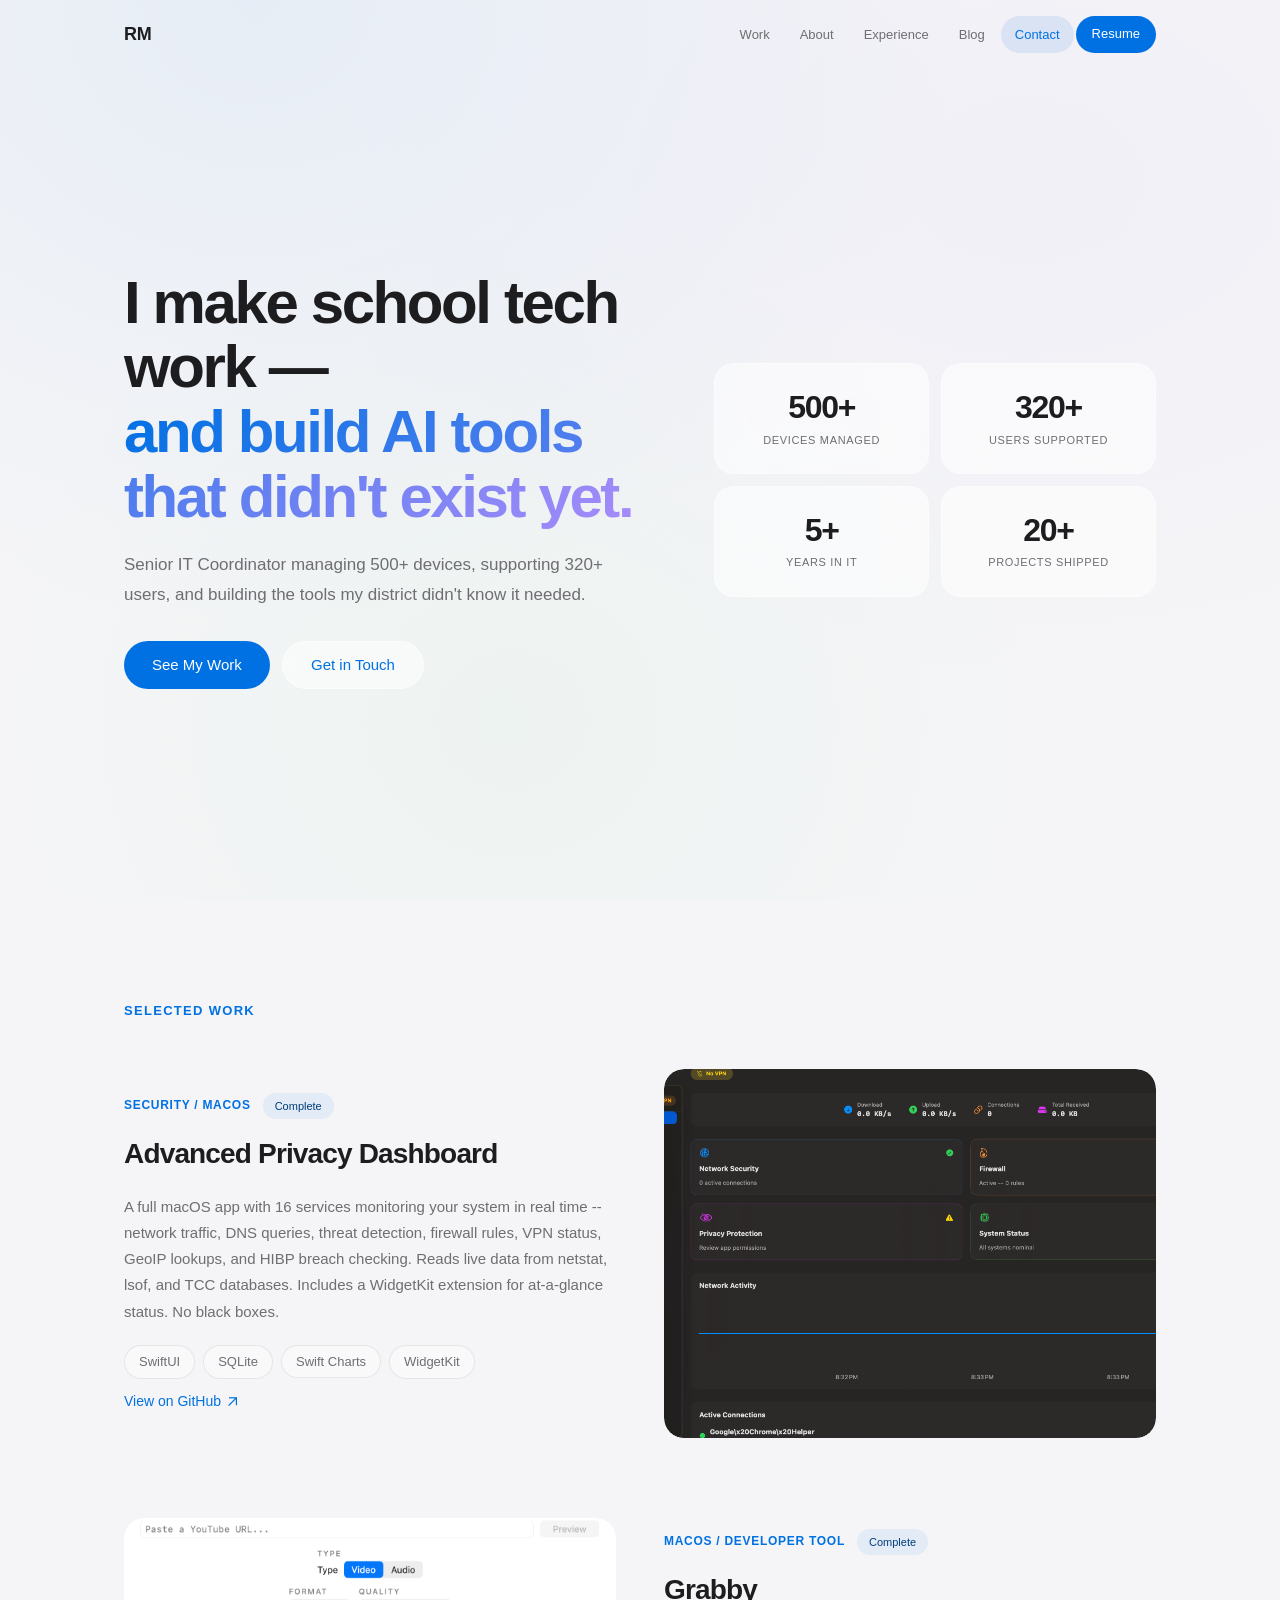
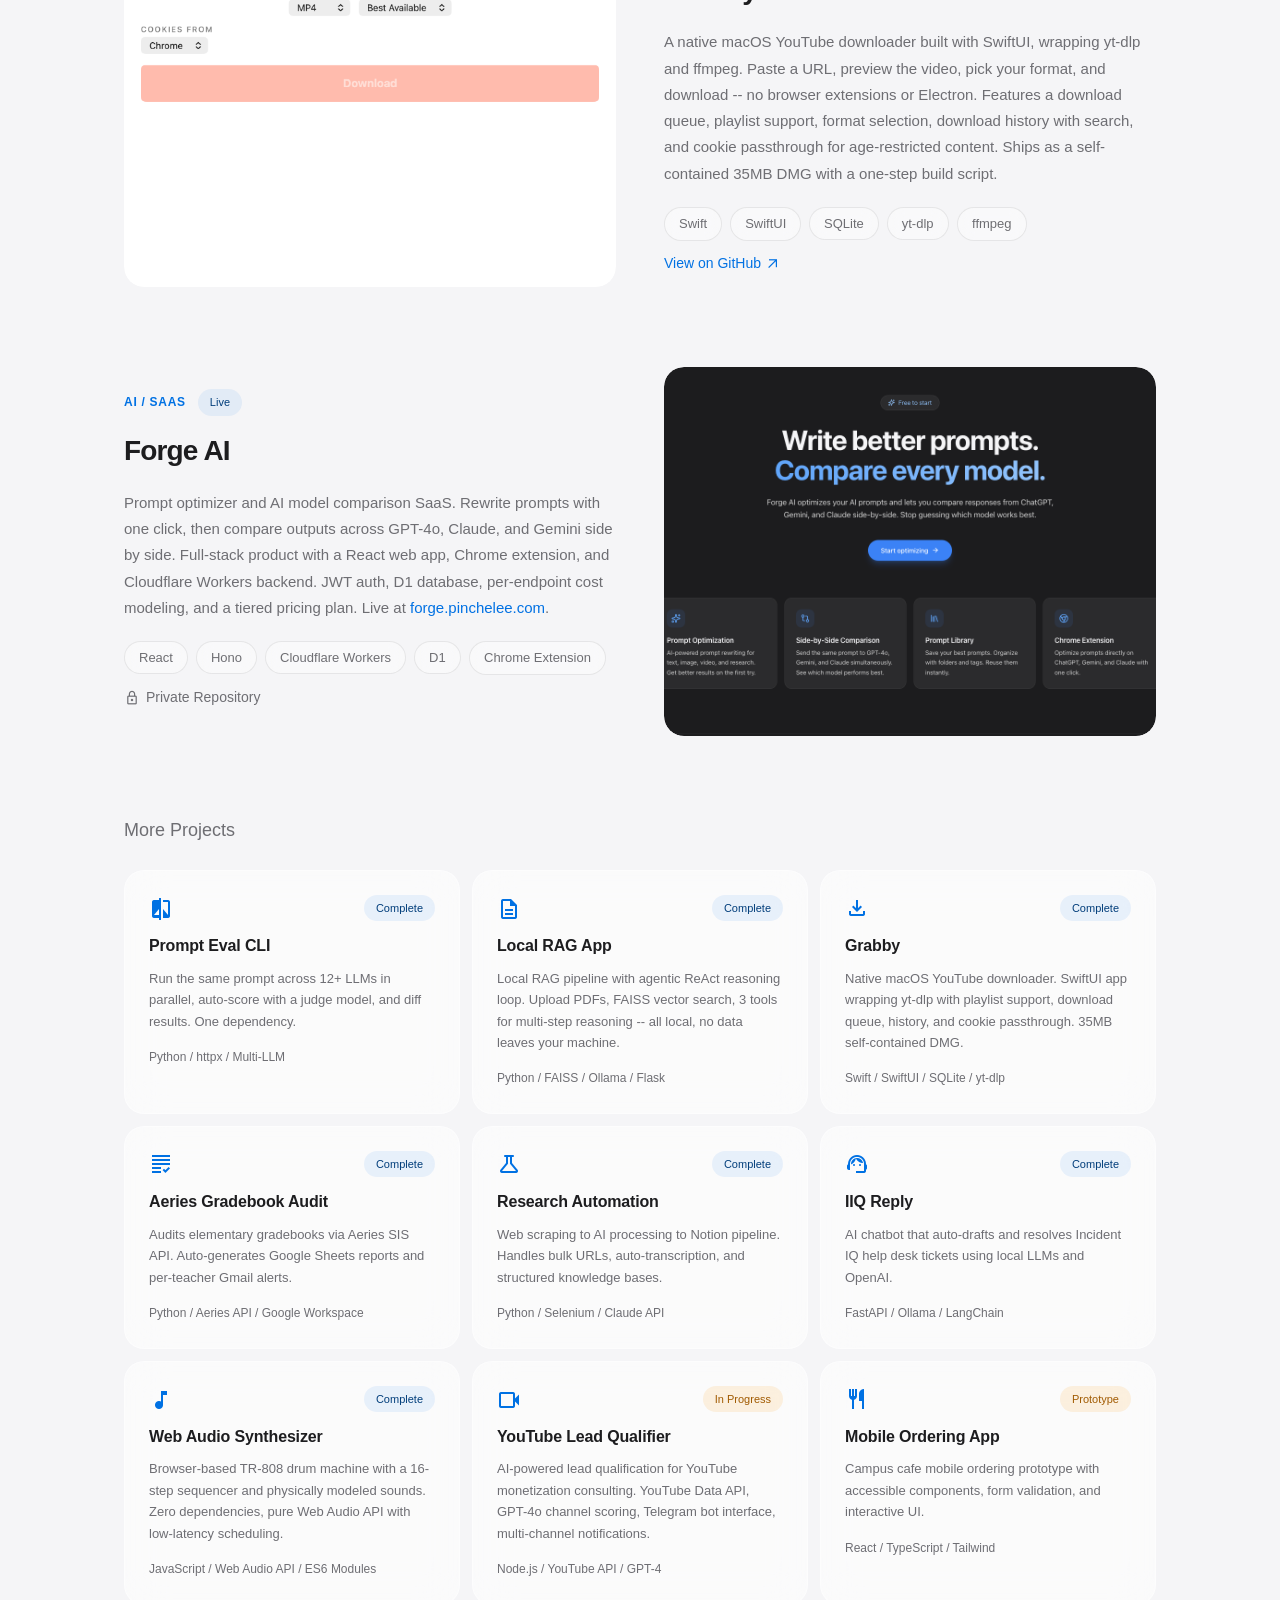
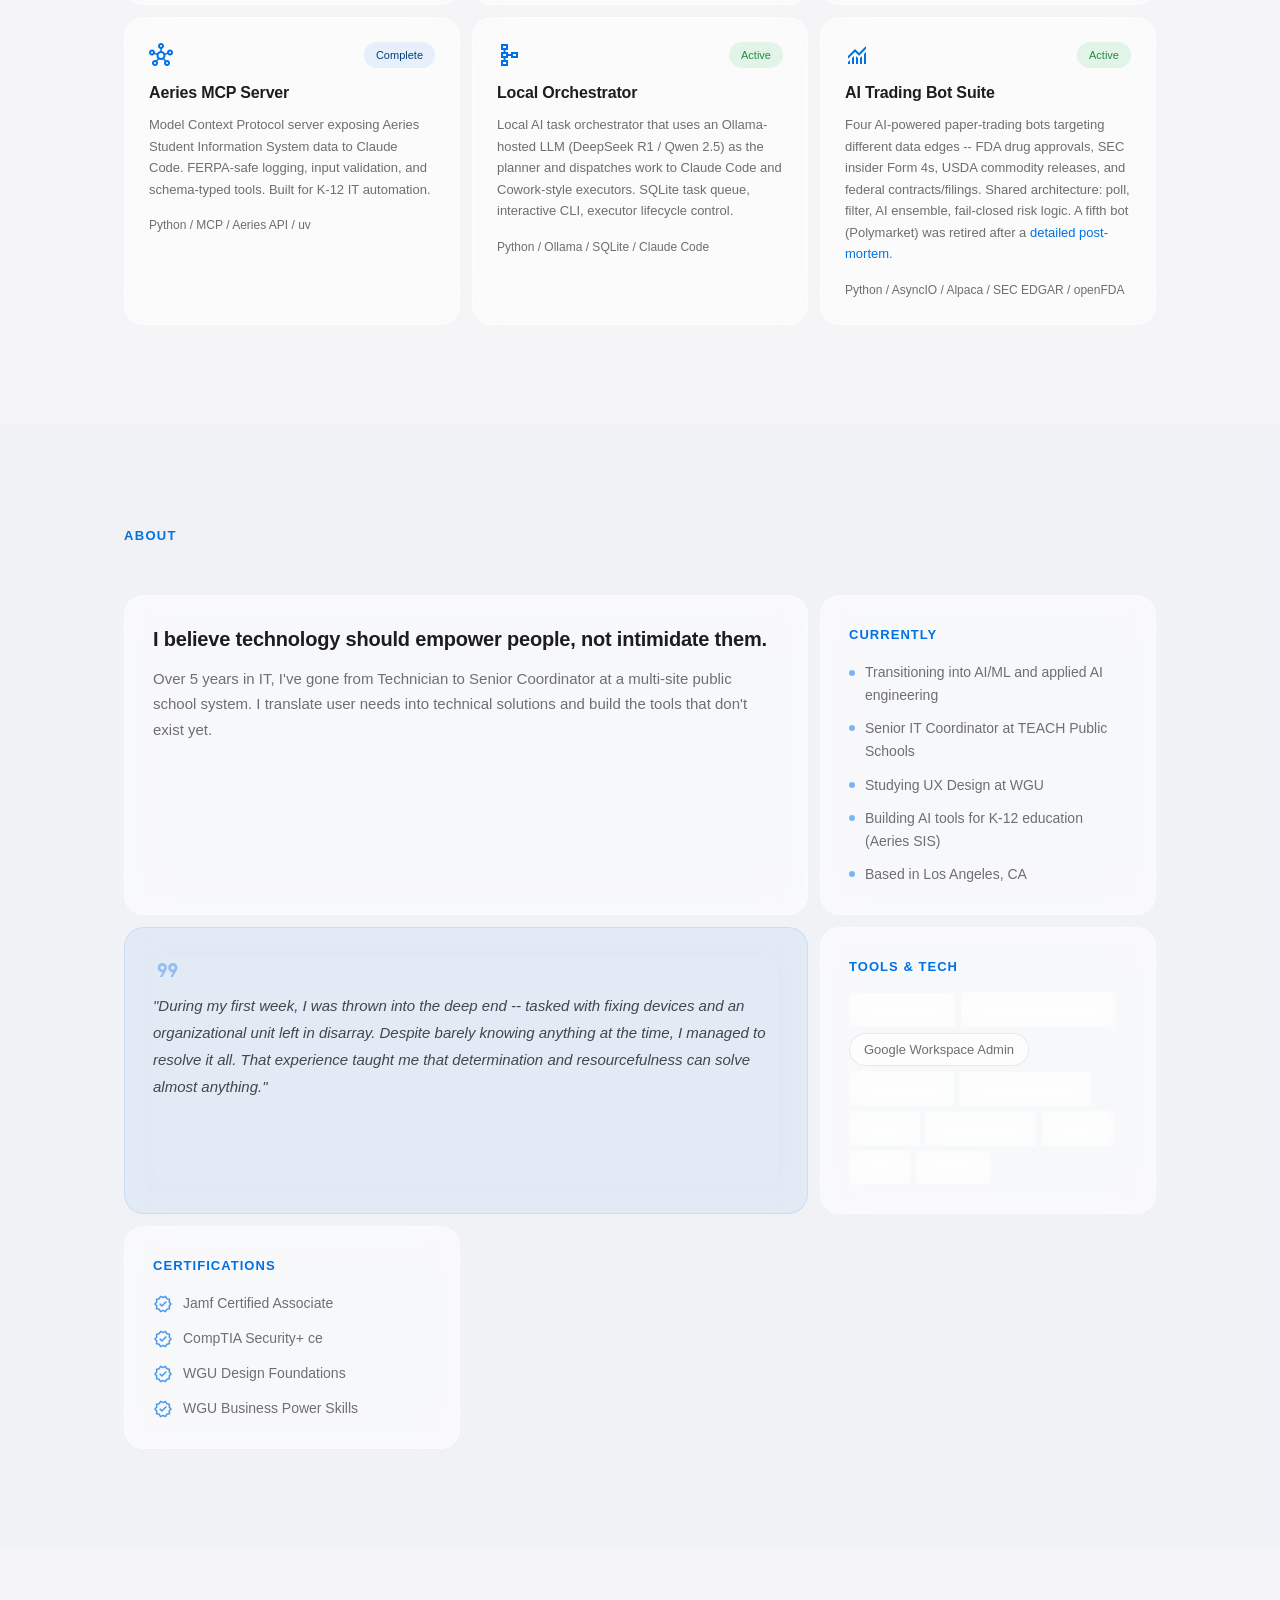
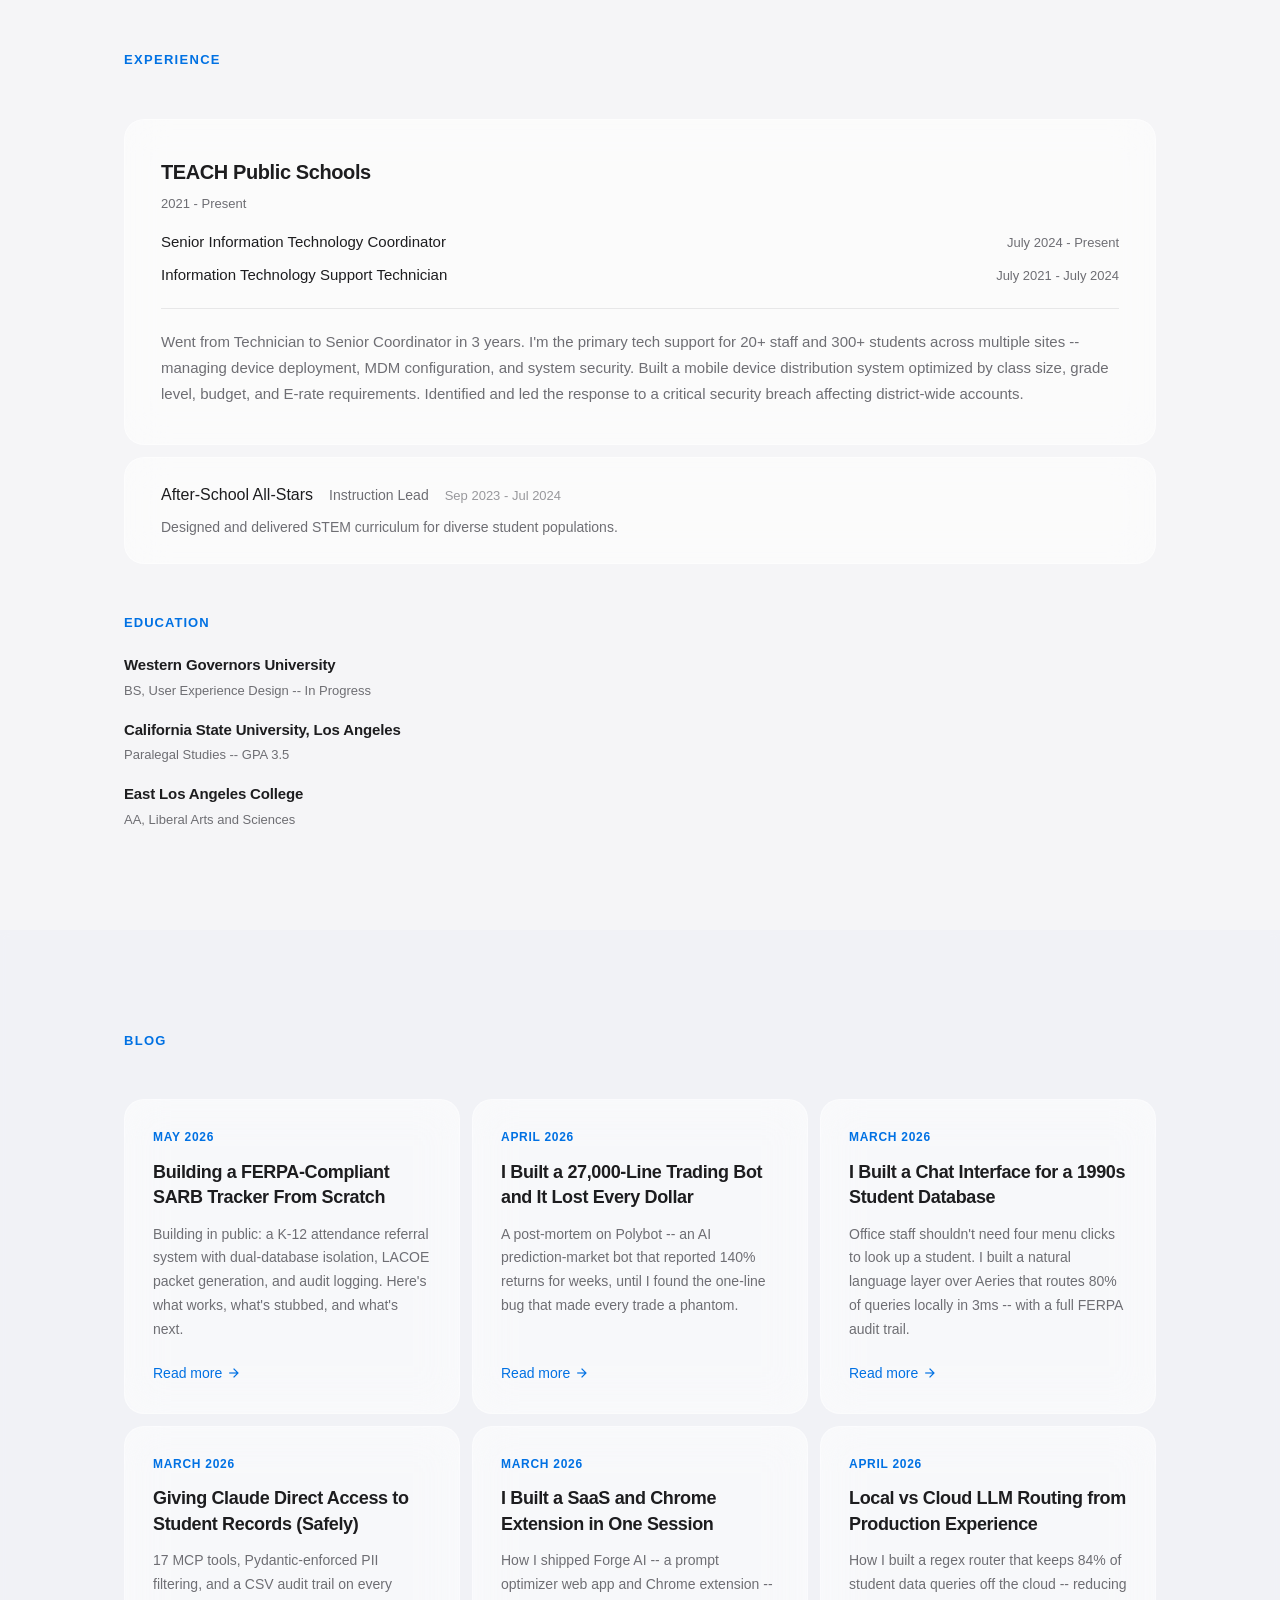
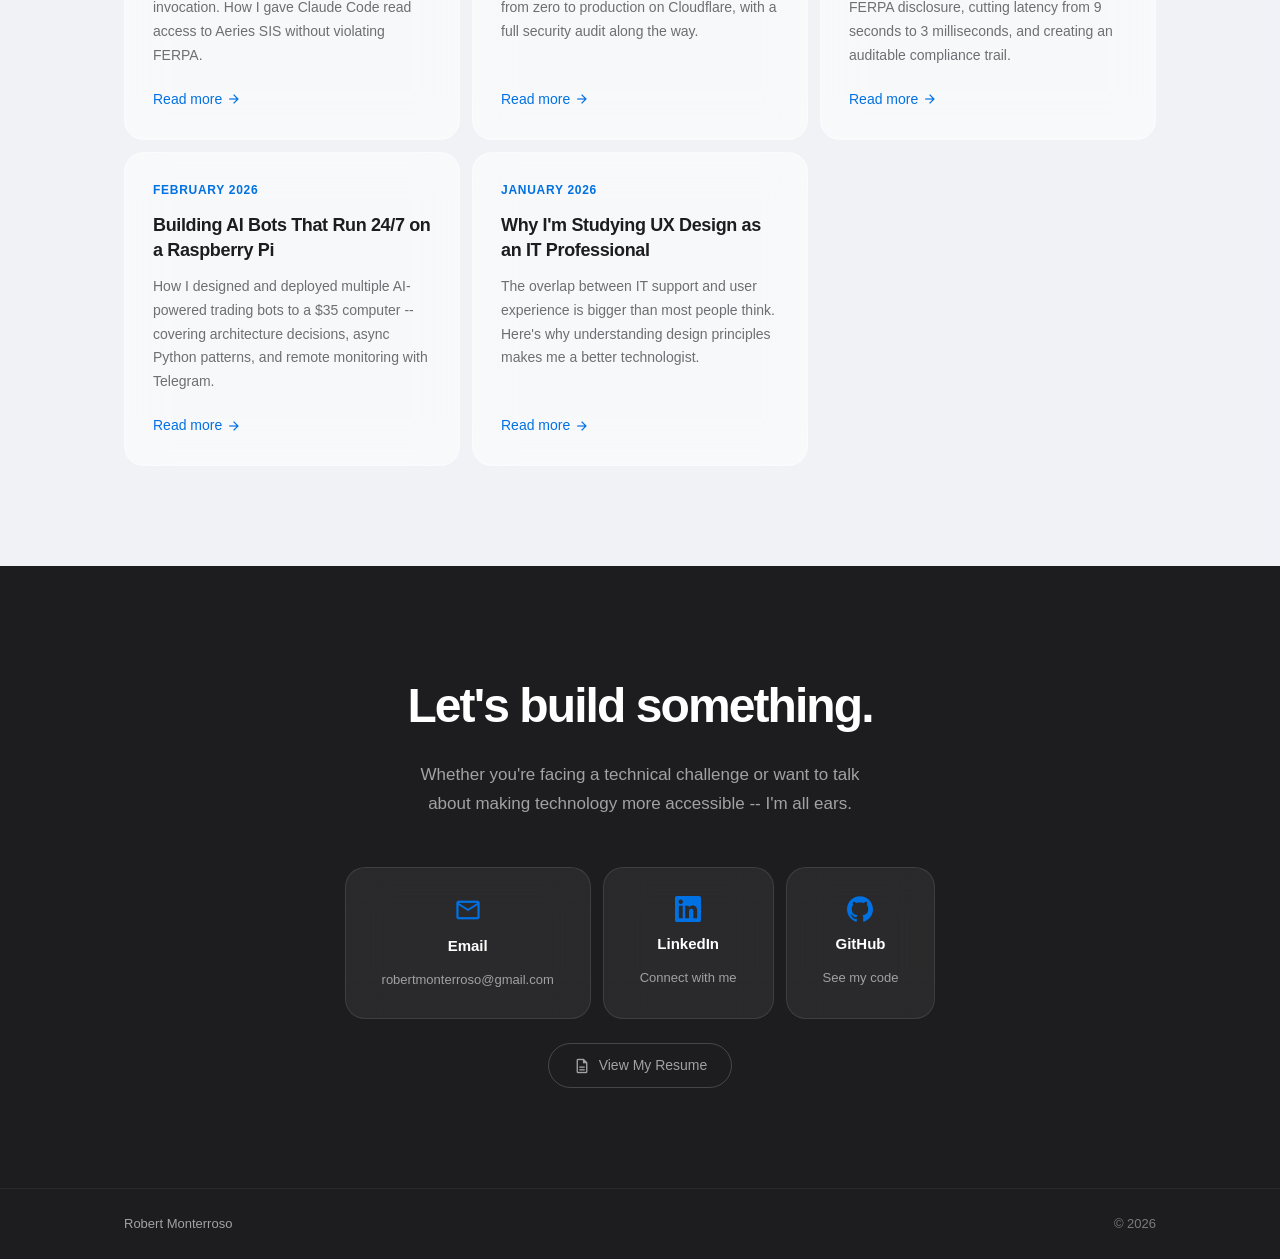
<file: index.html>
<!DOCTYPE html>
<html lang="en" class="no-js">
<head>
    <meta charset="UTF-8">
    <meta name="viewport" content="width=device-width, initial-scale=1.0">
    <meta name="description" content="Robert Monterroso - Senior IT Coordinator. I make school tech actually work.">
    <meta name="author" content="Robert Monterroso">
    <meta name="theme-color" content="#fafafa">
    <link rel="canonical" href="https://pinchelee.com">
    <meta property="og:title" content="Robert Monterroso | I Make School Tech Work">
    <meta property="og:description" content="Senior IT Coordinator building tools, securing systems, and making technology accessible across multi-site school environments.">
    <meta property="og:type" content="website">
    <meta property="og:url" content="https://pinchelee.com">
    <meta property="og:image" content="og-image.png">
    <meta name="twitter:card" content="summary_large_image">
    <meta name="twitter:title" content="Robert Monterroso | I Make School Tech Work">
    <meta name="twitter:description" content="Senior IT Coordinator building tools, securing systems, and making technology accessible.">
    <meta name="twitter:image" content="og-image.png">
    <title>Robert Monterroso | Senior IT Coordinator</title>
    <link rel="preconnect" href="https://fonts.googleapis.com">
    <link rel="preconnect" href="https://fonts.gstatic.com" crossorigin>
    <link href="https://fonts.googleapis.com/css2?family=Roboto:wght@300;400;500;700;900&display=swap" rel="stylesheet">
    <link href="https://fonts.googleapis.com/css2?family=Material+Symbols+Outlined:opsz,wght,FILL,GRAD@24,400,0,0&display=swap" rel="stylesheet">
    <link rel="stylesheet" href="style.css">
</head>
<body>
    <a href="#main" class="skip-link">Skip to main content</a>

    <!-- Scroll Progress -->
    <div class="scroll-progress" id="scrollProgress"></div>

    <nav class="nav" id="nav" aria-label="Main navigation">
        <div class="nav-inner">
            <a href="#" class="nav-logo">RM</a>
            <div class="nav-links" id="navLinks">
                <a href="#work" data-section="work">Work</a>
                <a href="#about" data-section="about">About</a>
                <a href="#experience" data-section="experience">Experience</a>
                <a href="#blog" data-section="blog">Blog</a>
                <a href="#contact" data-section="contact">Contact</a>
                <a href="robert-monterroso-resume.pdf" target="_blank" rel="noopener" class="nav-resume">Resume</a>
            </div>
            <button class="nav-toggle" id="navToggle" aria-label="Toggle navigation menu" aria-expanded="false" aria-controls="navLinks">
                <span></span><span></span><span></span>
            </button>
        </div>
    </nav>

    <main id="main">

    <!-- Hero -->
    <section class="hero" aria-label="Introduction">
        <div class="container hero-container">
            <div class="hero-content">
                <h1 class="hero-title">I make school tech work —<br><span class="hero-accent">and build AI tools that didn't exist yet.</span></h1>
                <p class="hero-subtitle">
                    Senior IT Coordinator managing 500+ devices, supporting 320+ users,
                    and building the tools my district didn't know it needed.
                </p>
                <div class="hero-actions">
                    <a href="#work" class="btn btn-filled">
                        See My Work
                    </a>
                    <a href="#contact" class="btn btn-outlined">Get in Touch</a>
                </div>
            </div>
            <div class="hero-visual">
                <div class="hero-stat-grid">
                    <div class="hero-stat">
                        <span class="hero-stat-number" aria-hidden="true">500+</span>
                        <span class="sr-only">500+</span>
                        <span class="hero-stat-label">Devices Managed</span>
                    </div>
                    <div class="hero-stat">
                        <span class="hero-stat-number" aria-hidden="true">320+</span>
                        <span class="sr-only">320+</span>
                        <span class="hero-stat-label">Users Supported</span>
                    </div>
                    <div class="hero-stat">
                        <span class="hero-stat-number" aria-hidden="true">5+</span>
                        <span class="sr-only">5+</span>
                        <span class="hero-stat-label">Years in IT</span>
                    </div>
                    <div class="hero-stat">
                        <span class="hero-stat-number" aria-hidden="true">20+</span>
                        <span class="sr-only">20+</span>
                        <span class="hero-stat-label">Projects Shipped</span>
                    </div>
                </div>
            </div>
        </div>
    </section>

    <!-- Featured Work -->
    <section class="section" id="work">
        <div class="container">
            <h2 class="section-label">Selected Work</h2>

            <!-- Featured Project 1 -->
            <div class="featured-project">
                <div class="featured-info">
                    <div class="featured-meta">
                        <span class="project-type">Security / macOS</span>
                        <span class="status status-complete">Complete</span>
                    </div>
                    <h3 class="featured-title">Advanced Privacy Dashboard</h3>
                    <p class="featured-desc">
                        A full macOS app with 16 services monitoring your system in real time -- network traffic,
                        DNS queries, threat detection, firewall rules, VPN status, GeoIP lookups, and HIBP breach
                        checking. Reads live data from netstat, lsof, and TCC databases. Includes a WidgetKit
                        extension for at-a-glance status. No black boxes.
                    </p>
                    <div class="chip-group">
                        <span class="chip">SwiftUI</span>
                        <span class="chip">SQLite</span>
                        <span class="chip">Swift Charts</span>
                        <span class="chip">WidgetKit</span>
                    </div>
                    <a href="https://github.com/pincheleee/AdvancedPrivacyDashboard" target="_blank" rel="noopener" class="project-link">
                        View on GitHub
                        <span class="material-symbols-outlined" aria-hidden="true">arrow_outward</span>
                    </a>
                </div>
                <div class="featured-visual">
                    <img src="img/privacy-dashboard-screenshot.png" alt="Advanced Privacy Dashboard showing network monitoring and threat detection" class="featured-img" loading="lazy">
                </div>
            </div>

            <!-- Featured Project 2 -->
            <div class="featured-project featured-project-reverse">
                <div class="featured-info">
                    <div class="featured-meta">
                        <span class="project-type">macOS / Developer Tool</span>
                        <span class="status status-complete">Complete</span>
                    </div>
                    <h3 class="featured-title">Grabby</h3>
                    <p class="featured-desc">
                        A native macOS YouTube downloader built with SwiftUI, wrapping yt-dlp and ffmpeg.
                        Paste a URL, preview the video, pick your format, and download -- no browser extensions
                        or Electron. Features a download queue, playlist support, format selection, download
                        history with search, and cookie passthrough for age-restricted content. Ships as a
                        self-contained 35MB DMG with a one-step build script.
                    </p>
                    <div class="chip-group">
                        <span class="chip">Swift</span>
                        <span class="chip">SwiftUI</span>
                        <span class="chip">SQLite</span>
                        <span class="chip">yt-dlp</span>
                        <span class="chip">ffmpeg</span>
                    </div>
                    <a href="https://github.com/pincheleee/grabby-app" target="_blank" rel="noopener" class="project-link">
                        View on GitHub
                        <span class="material-symbols-outlined" aria-hidden="true">arrow_outward</span>
                    </a>
                </div>
                <div class="featured-visual">
                    <img src="img/grabby-screenshot.png" alt="Grabby macOS app showing video download interface" class="featured-img" loading="lazy">
                </div>
            </div>

            <!-- Featured Project 3 -->
            <div class="featured-project">
                <div class="featured-info">
                    <div class="featured-meta">
                        <span class="project-type">AI / SaaS</span>
                        <span class="status status-complete">Live</span>
                    </div>
                    <h3 class="featured-title">Forge AI</h3>
                    <p class="featured-desc">
                        Prompt optimizer and AI model comparison SaaS. Rewrite prompts with one click,
                        then compare outputs across GPT-4o, Claude, and Gemini side by side. Full-stack
                        product with a React web app, Chrome extension, and Cloudflare Workers backend.
                        JWT auth, D1 database, per-endpoint cost modeling, and a tiered pricing plan.
                        Live at <a href="https://forge.pinchelee.com" target="_blank" rel="noopener">forge.pinchelee.com</a>.
                    </p>
                    <div class="chip-group">
                        <span class="chip">React</span>
                        <span class="chip">Hono</span>
                        <span class="chip">Cloudflare Workers</span>
                        <span class="chip">D1</span>
                        <span class="chip">Chrome Extension</span>
                    </div>
                    <span class="project-link project-link-private">
                        <span class="material-symbols-outlined" aria-hidden="true">lock</span>
                        Private Repository
                    </span>
                </div>
                <div class="featured-visual">
                    <img src="img/forge-ai-screenshot.png" alt="Forge AI landing page" class="featured-img" loading="lazy">
                </div>
            </div>

            <!-- More Projects Grid -->
            <h3 class="more-projects-label">More Projects</h3>
            <div class="projects-grid">
                <a href="https://github.com/pincheleee/prompt-eval-cli" target="_blank" rel="noopener" class="mini-project-card">
                    <div class="mini-project-top">
                        <span class="material-symbols-outlined" aria-hidden="true">compare</span>
                        <span class="status status-complete">Complete</span>
                    </div>
                    <h4>Prompt Eval CLI</h4>
                    <p>Run the same prompt across 12+ LLMs in parallel, auto-score with a judge model, and diff results. One dependency.</p>
                    <div class="mini-chips">Python / httpx / Multi-LLM</div>
                </a>

                <a href="https://github.com/pincheleee/Local_RAG_App" target="_blank" rel="noopener" class="mini-project-card">
                    <div class="mini-project-top">
                        <span class="material-symbols-outlined" aria-hidden="true">description</span>
                        <span class="status status-complete">Complete</span>
                    </div>
                    <h4>Local RAG App</h4>
                    <p>Local RAG pipeline with agentic ReAct reasoning loop. Upload PDFs, FAISS vector search, 3 tools for multi-step reasoning -- all local, no data leaves your machine.</p>
                    <div class="mini-chips">Python / FAISS / Ollama / Flask</div>
                </a>

                <a href="https://github.com/pincheleee/grabby-app" target="_blank" rel="noopener" class="mini-project-card">
                    <div class="mini-project-top">
                        <span class="material-symbols-outlined" aria-hidden="true">download</span>
                        <span class="status status-complete">Complete</span>
                    </div>
                    <h4>Grabby</h4>
                    <p>Native macOS YouTube downloader. SwiftUI app wrapping yt-dlp with playlist support, download queue, history, and cookie passthrough. 35MB self-contained DMG.</p>
                    <div class="mini-chips">Swift / SwiftUI / SQLite / yt-dlp</div>
                </a>

                <div class="mini-project-card mini-project-card-static">
                    <div class="mini-project-top">
                        <span class="material-symbols-outlined" aria-hidden="true">grading</span>
                        <span class="status status-complete">Complete</span>
                    </div>
                    <h4>Aeries Gradebook Audit</h4>
                    <p>Audits elementary gradebooks via Aeries SIS API. Auto-generates Google Sheets reports and per-teacher Gmail alerts.</p>
                    <div class="mini-chips">Python / Aeries API / Google Workspace</div>
                </div>

                <a href="https://github.com/pincheleee/Research_Automation_App" target="_blank" rel="noopener" class="mini-project-card">
                    <div class="mini-project-top">
                        <span class="material-symbols-outlined" aria-hidden="true">science</span>
                        <span class="status status-complete">Complete</span>
                    </div>
                    <h4>Research Automation</h4>
                    <p>Web scraping to AI processing to Notion pipeline. Handles bulk URLs, auto-transcription, and structured knowledge bases.</p>
                    <div class="mini-chips">Python / Selenium / Claude API</div>
                </a>

                <a href="https://github.com/pincheleee/iiqreply" target="_blank" rel="noopener" class="mini-project-card">
                    <div class="mini-project-top">
                        <span class="material-symbols-outlined" aria-hidden="true">support_agent</span>
                        <span class="status status-complete">Complete</span>
                    </div>
                    <h4>IIQ Reply</h4>
                    <p>AI chatbot that auto-drafts and resolves Incident IQ help desk tickets using local LLMs and OpenAI.</p>
                    <div class="mini-chips">FastAPI / Ollama / LangChain</div>
                </a>

                <a href="https://github.com/pincheleee/Web_Audio_Synthesizer" target="_blank" rel="noopener" class="mini-project-card">
                    <div class="mini-project-top">
                        <span class="material-symbols-outlined" aria-hidden="true">music_note</span>
                        <span class="status status-complete">Complete</span>
                    </div>
                    <h4>Web Audio Synthesizer</h4>
                    <p>Browser-based TR-808 drum machine with a 16-step sequencer and physically modeled sounds. Zero dependencies, pure Web Audio API with low-latency scheduling.</p>
                    <div class="mini-chips">JavaScript / Web Audio API / ES6 Modules</div>
                </a>

                <a href="https://github.com/pincheleee/youtube-lead-qualifier" target="_blank" rel="noopener" class="mini-project-card">
                    <div class="mini-project-top">
                        <span class="material-symbols-outlined" aria-hidden="true">videocam</span>
                        <span class="status status-progress">In Progress</span>
                    </div>
                    <h4>YouTube Lead Qualifier</h4>
                    <p>AI-powered lead qualification for YouTube monetization consulting. YouTube Data API, GPT-4o channel scoring, Telegram bot interface, multi-channel notifications.</p>
                    <div class="mini-chips">Node.js / YouTube API / GPT-4</div>
                </a>

                <a href="https://github.com/pincheleee/Mobile_Ordering_App" target="_blank" rel="noopener" class="mini-project-card">
                    <div class="mini-project-top">
                        <span class="material-symbols-outlined" aria-hidden="true">restaurant</span>
                        <span class="status status-progress">Prototype</span>
                    </div>
                    <h4>Mobile Ordering App</h4>
                    <p>Campus cafe mobile ordering prototype with accessible components, form validation, and interactive UI.</p>
                    <div class="mini-chips">React / TypeScript / Tailwind</div>
                </a>

                <div class="mini-project-card mini-project-card-static">
                    <div class="mini-project-top">
                        <span class="material-symbols-outlined" aria-hidden="true">hub</span>
                        <span class="status status-complete">Complete</span>
                    </div>
                    <h4>Aeries MCP Server</h4>
                    <p>Model Context Protocol server exposing Aeries Student Information System data to Claude Code. FERPA-safe logging, input validation, and schema-typed tools. Built for K-12 IT automation.</p>
                    <div class="mini-chips">Python / MCP / Aeries API / uv</div>
                </div>

                <div class="mini-project-card mini-project-card-static">
                    <div class="mini-project-top">
                        <span class="material-symbols-outlined" aria-hidden="true">schema</span>
                        <span class="status status-active">Active</span>
                    </div>
                    <h4>Local Orchestrator</h4>
                    <p>Local AI task orchestrator that uses an Ollama-hosted LLM (DeepSeek R1 / Qwen 2.5) as the planner and dispatches work to Claude Code and Cowork-style executors. SQLite task queue, interactive CLI, executor lifecycle control.</p>
                    <div class="mini-chips">Python / Ollama / SQLite / Claude Code</div>
                </div>

                <div class="mini-project-card mini-project-card-static">
                    <div class="mini-project-top">
                        <span class="material-symbols-outlined" aria-hidden="true">monitoring</span>
                        <span class="status status-active">Active</span>
                    </div>
                    <h4>AI Trading Bot Suite</h4>
                    <p>Four AI-powered paper-trading bots targeting different data edges -- FDA drug approvals, SEC insider Form 4s, USDA commodity releases, and federal contracts/filings. Shared architecture: poll, filter, AI ensemble, fail-closed risk logic. A fifth bot (Polymarket) was retired after a <a href="blog/i-built-a-trading-bot-and-it-lost.html">detailed post-mortem</a>.</p>
                    <div class="mini-chips">Python / AsyncIO / Alpaca / SEC EDGAR / openFDA</div>
                </div>
            </div>
        </div>
    </section>

    <!-- About - Bento Grid -->
    <section class="section section-tinted" id="about">
        <div class="container">
            <h2 class="section-label">About</h2>
            <div class="bento-grid">
                <div class="bento-card bento-bio">
                    <p class="bento-bio-lead">I believe technology should empower people, not intimidate them.</p>
                    <p>Over 5 years in IT, I've gone from Technician to Senior Coordinator at a multi-site
                    public school system. I translate user needs into technical solutions and build the tools
                    that don't exist yet.</p>
                </div>

                <div class="bento-card bento-currently">
                    <h3>Currently</h3>
                    <ul>
                        <li>Transitioning into AI/ML and applied AI engineering</li>
                        <li>Senior IT Coordinator at TEACH Public Schools</li>
                        <li>Studying UX Design at WGU</li>
                        <li>Building AI tools for K-12 education (Aeries SIS)</li>
                        <li>Based in Los Angeles, CA</li>
                    </ul>
                </div>

                <div class="bento-card bento-quote">
                    <span class="material-symbols-outlined quote-icon" aria-hidden="true">format_quote</span>
                    <blockquote>
                        "During my first week, I was thrown into the deep end -- tasked with fixing
                        devices and an organizational unit left in disarray. Despite barely knowing
                        anything at the time, I managed to resolve it all. That experience taught me
                        that determination and resourcefulness can solve almost anything."
                    </blockquote>
                </div>

                <div class="bento-card bento-stack">
                    <h3>Tools & Tech</h3>
                    <div class="chip-group">
                        <span class="chip">Mosyle MDM</span>
                        <span class="chip">Windows/macOS/iOS</span>
                        <span class="chip">Google Workspace Admin</span>
                        <span class="chip">Freshservice</span>
                        <span class="chip">Network (TCP/IP)</span>
                        <span class="chip">Python</span>
                        <span class="chip">Swift / SwiftUI</span>
                        <span class="chip">Docker</span>
                        <span class="chip">Linux</span>
                        <span class="chip">Node.js</span>
                    </div>
                </div>

                <div class="bento-card bento-certs">
                    <h3>Certifications</h3>
                    <div class="cert-list">
                        <div class="cert-item">
                            <span class="material-symbols-outlined" aria-hidden="true">verified</span>
                            <span>Jamf Certified Associate</span>
                        </div>
                        <div class="cert-item">
                            <span class="material-symbols-outlined" aria-hidden="true">verified</span>
                            <span>CompTIA Security+ ce</span>
                        </div>
                        <div class="cert-item">
                            <span class="material-symbols-outlined" aria-hidden="true">verified</span>
                            <span>WGU Design Foundations</span>
                        </div>
                        <div class="cert-item">
                            <span class="material-symbols-outlined" aria-hidden="true">verified</span>
                            <span>WGU Business Power Skills</span>
                        </div>
                    </div>
                </div>
            </div>
        </div>
    </section>

    <!-- Experience -->
    <section class="section" id="experience">
        <div class="container">
            <h2 class="section-label">Experience</h2>

            <div class="exp-primary">
                <div class="exp-header">
                    <h3>TEACH Public Schools</h3>
                    <p class="exp-range">2021 - Present</p>
                </div>
                <div class="exp-roles">
                    <div class="exp-role">
                        <span class="exp-role-title">Senior Information Technology Coordinator</span>
                        <span class="exp-role-date">July 2024 - Present</span>
                    </div>
                    <div class="exp-role">
                        <span class="exp-role-title">Information Technology Support Technician</span>
                        <span class="exp-role-date">July 2021 - July 2024</span>
                    </div>
                </div>
                <p class="exp-narrative">
                    Went from Technician to Senior Coordinator in 3 years. I'm the primary tech
                    support for 20+ staff and 300+ students across multiple sites -- managing device
                    deployment, MDM configuration, and system security. Built a mobile device distribution
                    system optimized by class size, grade level, budget, and E-rate requirements.
                    Identified and led the response to a critical security breach affecting district-wide accounts.
                </p>
            </div>

            <div class="exp-secondary">
                <div class="exp-compact">
                    <h4>After-School All-Stars</h4>
                    <span class="exp-compact-role">Instruction Lead</span>
                    <span class="exp-compact-date">Sep 2023 - Jul 2024</span>
                    <p>Designed and delivered STEM curriculum for diverse student populations.</p>
                </div>
            </div>

            <!-- Education -->
            <div class="edu-section">
                <h3 class="edu-heading">Education</h3>
                <div class="edu-list">
                    <div class="edu-item">
                        <strong>Western Governors University</strong>
                        <span>BS, User Experience Design -- In Progress</span>
                    </div>
                    <div class="edu-item">
                        <strong>California State University, Los Angeles</strong>
                        <span>Paralegal Studies -- GPA 3.5</span>
                    </div>
                    <div class="edu-item">
                        <strong>East Los Angeles College</strong>
                        <span>AA, Liberal Arts and Sciences</span>
                    </div>
                </div>
            </div>
        </div>
    </section>

    <!-- Blog -->
    <section class="section section-tinted" id="blog">
        <div class="container">
            <h2 class="section-label">Blog</h2>
            <div class="blog-grid">
                <a href="blog/sarb-tracker-mvp.html" class="blog-card">
                    <span class="blog-date">May 2026</span>
                    <h3 class="blog-title">Building a FERPA-Compliant SARB Tracker From Scratch</h3>
                    <p class="blog-excerpt">Building in public: a K-12 attendance referral system with dual-database isolation, LACOE packet generation, and audit logging. Here's what works, what's stubbed, and what's next.</p>
                    <span class="blog-read-more">Read more <span class="material-symbols-outlined" aria-hidden="true">arrow_forward</span></span>
                </a>
                <a href="blog/i-built-a-trading-bot-and-it-lost.html" class="blog-card">
                    <span class="blog-date">April 2026</span>
                    <h3 class="blog-title">I Built a 27,000-Line Trading Bot and It Lost Every Dollar</h3>
                    <p class="blog-excerpt">A post-mortem on Polybot -- an AI prediction-market bot that reported 140% returns for weeks, until I found the one-line bug that made every trade a phantom.</p>
                    <span class="blog-read-more">Read more <span class="material-symbols-outlined" aria-hidden="true">arrow_forward</span></span>
                </a>
                <a href="blog/aeries-assistant.html" class="blog-card">
                    <span class="blog-date">March 2026</span>
                    <h3 class="blog-title">I Built a Chat Interface for a 1990s Student Database</h3>
                    <p class="blog-excerpt">Office staff shouldn't need four menu clicks to look up a student. I built a natural language layer over Aeries that routes 80% of queries locally in 3ms -- with a full FERPA audit trail.</p>
                    <span class="blog-read-more">Read more <span class="material-symbols-outlined" aria-hidden="true">arrow_forward</span></span>
                </a>
                <a href="blog/aeries-mcp-server.html" class="blog-card">
                    <span class="blog-date">March 2026</span>
                    <h3 class="blog-title">Giving Claude Direct Access to Student Records (Safely)</h3>
                    <p class="blog-excerpt">17 MCP tools, Pydantic-enforced PII filtering, and a CSV audit trail on every invocation. How I gave Claude Code read access to Aeries SIS without violating FERPA.</p>
                    <span class="blog-read-more">Read more <span class="material-symbols-outlined" aria-hidden="true">arrow_forward</span></span>
                </a>
                <a href="blog/forge-ai-launch.html" class="blog-card">
                    <span class="blog-date">March 2026</span>
                    <h3 class="blog-title">I Built a SaaS and Chrome Extension in One Session</h3>
                    <p class="blog-excerpt">How I shipped Forge AI -- a prompt optimizer web app and Chrome extension -- from zero to production on Cloudflare, with a full security audit along the way.</p>
                    <span class="blog-read-more">Read more <span class="material-symbols-outlined" aria-hidden="true">arrow_forward</span></span>
                </a>
                <a href="blog/local-vs-cloud-llm-routing.html" class="blog-card">
                    <span class="blog-date">April 2026</span>
                    <h3 class="blog-title">Local vs Cloud LLM Routing from Production Experience</h3>
                    <p class="blog-excerpt">How I built a regex router that keeps 84% of student data queries off the cloud -- reducing FERPA disclosure, cutting latency from 9 seconds to 3 milliseconds, and creating an auditable compliance trail.</p>
                    <span class="blog-read-more">Read more <span class="material-symbols-outlined" aria-hidden="true">arrow_forward</span></span>
                </a>
                <a href="blog/ai-bots-on-a-raspberry-pi.html" class="blog-card">
                    <span class="blog-date">February 2026</span>
                    <h3 class="blog-title">Building AI Bots That Run 24/7 on a Raspberry Pi</h3>
                    <p class="blog-excerpt">How I designed and deployed multiple AI-powered trading bots to a $35 computer -- covering architecture decisions, async Python patterns, and remote monitoring with Telegram.</p>
                    <span class="blog-read-more">Read more <span class="material-symbols-outlined" aria-hidden="true">arrow_forward</span></span>
                </a>
                <a href="#" class="blog-card">
                    <span class="blog-date">January 2026</span>
                    <h3 class="blog-title">Why I'm Studying UX Design as an IT Professional</h3>
                    <p class="blog-excerpt">The overlap between IT support and user experience is bigger than most people think. Here's why understanding design principles makes me a better technologist.</p>
                    <span class="blog-read-more">Read more <span class="material-symbols-outlined" aria-hidden="true">arrow_forward</span></span>
                </a>
            </div>
        </div>
    </section>

    <!-- Contact - Dark Section -->
    <section class="section section-dark" id="contact">
        <div class="container contact-section">
            <h2 class="contact-heading">Let's build something.</h2>
            <p class="contact-text">
                Whether you're facing a technical challenge or want to talk about
                making technology more accessible -- I'm all ears.
            </p>
            <div class="contact-links">
                <a href="mailto:robertmonterroso@gmail.com" class="contact-card">
                    <span class="material-symbols-outlined" aria-hidden="true">mail</span>
                    <strong>Email</strong>
                    <span class="contact-detail">robertmonterroso@gmail.com</span>
                </a>
                <a href="https://www.linkedin.com/in/robert-lee-m-ab16141a1/" target="_blank" rel="noopener" class="contact-card">
                    <svg class="social-icon" viewBox="0 0 24 24" fill="currentColor" aria-hidden="true"><path d="M20.447 20.452h-3.554v-5.569c0-1.328-.027-3.037-1.852-3.037-1.853 0-2.136 1.445-2.136 2.939v5.667H9.351V9h3.414v1.561h.046c.477-.9 1.637-1.85 3.37-1.85 3.601 0 4.267 2.37 4.267 5.455v6.286zM5.337 7.433c-1.144 0-2.063-.926-2.063-2.065 0-1.138.92-2.063 2.063-2.063 1.14 0 2.064.925 2.064 2.063 0 1.139-.925 2.065-2.064 2.065zm1.782 13.019H3.555V9h3.564v11.452zM22.225 0H1.771C.792 0 0 .774 0 1.729v20.542C0 23.227.792 24 1.771 24h20.451C23.2 24 24 23.227 24 22.271V1.729C24 .774 23.2 0 22.222 0h.003z"/></svg>
                    <strong>LinkedIn</strong>
                    <span class="contact-detail">Connect with me</span>
                </a>
                <a href="https://github.com/pincheleee" target="_blank" rel="noopener" class="contact-card">
                    <svg class="social-icon" viewBox="0 0 24 24" fill="currentColor" aria-hidden="true"><path d="M12 .297c-6.63 0-12 5.373-12 12 0 5.303 3.438 9.8 8.205 11.385.6.113.82-.258.82-.577 0-.285-.01-1.04-.015-2.04-3.338.724-4.042-1.61-4.042-1.61C4.422 18.07 3.633 17.7 3.633 17.7c-1.087-.744.084-.729.084-.729 1.205.084 1.838 1.236 1.838 1.236 1.07 1.835 2.809 1.305 3.495.998.108-.776.417-1.305.76-1.605-2.665-.3-5.466-1.332-5.466-5.93 0-1.31.465-2.38 1.235-3.22-.135-.303-.54-1.523.105-3.176 0 0 1.005-.322 3.3 1.23.96-.267 1.98-.399 3-.405 1.02.006 2.04.138 3 .405 2.28-1.552 3.285-1.23 3.285-1.23.645 1.653.24 2.873.12 3.176.765.84 1.23 1.91 1.23 3.22 0 4.61-2.805 5.625-5.475 5.92.42.36.81 1.096.81 2.22 0 1.606-.015 2.896-.015 3.286 0 .315.21.69.825.57C20.565 22.092 24 17.592 24 12.297c0-6.627-5.373-12-12-12"/></svg>
                    <strong>GitHub</strong>
                    <span class="contact-detail">See my code</span>
                </a>
            </div>
            <a href="robert-monterroso-resume.pdf" target="_blank" rel="noopener" class="resume-link">
                <span class="material-symbols-outlined" aria-hidden="true">description</span>
                View My Resume
            </a>
        </div>
    </section>

    </main>

    <footer class="footer">
        <div class="container footer-inner">
            <span class="footer-name">Robert Monterroso</span>
            <span class="footer-copy">&copy; 2026</span>
        </div>
    </footer>

    <script>
        // Enable JS-dependent animations
        document.documentElement.classList.replace('no-js', 'js-enabled');

        const nav = document.getElementById('nav');
        const navLinks = document.getElementById('navLinks');
        const navToggle = document.getElementById('navToggle');
        const scrollProgress = document.getElementById('scrollProgress');
        const prefersReducedMotion = window.matchMedia('(prefers-reduced-motion: reduce)').matches;

        // Mobile menu toggle with accessibility
        navToggle.addEventListener('click', () => {
            const isOpen = navLinks.classList.toggle('open');
            navToggle.setAttribute('aria-expanded', isOpen);
            if (isOpen) {
                navLinks.querySelector('a').focus();
            }
        });

        // Close menu on outside click
        document.addEventListener('click', (e) => {
            if (!e.target.closest('.nav') && navLinks.classList.contains('open')) {
                navLinks.classList.remove('open');
                navToggle.setAttribute('aria-expanded', 'false');
            }
        });

        // Close menu on Escape
        document.addEventListener('keydown', (e) => {
            if (e.key === 'Escape' && navLinks.classList.contains('open')) {
                navLinks.classList.remove('open');
                navToggle.setAttribute('aria-expanded', 'false');
                navToggle.focus();
            }
        });

        // Scroll: nav background + progress bar
        window.addEventListener('scroll', () => {
            nav.classList.toggle('scrolled', window.scrollY > 50);
            const scrolled = window.scrollY / (document.documentElement.scrollHeight - window.innerHeight);
            scrollProgress.style.transform = `scaleX(${scrolled})`;
        });

        // Section fade-in
        const sectionObserver = new IntersectionObserver((entries) => {
            entries.forEach(entry => {
                if (entry.isIntersecting) {
                    entry.target.classList.add('visible');
                }
            });
        }, { threshold: 0.1 });

        document.querySelectorAll('.section').forEach(el => sectionObserver.observe(el));

        // Active nav link
        const sections = document.querySelectorAll('section[id]');
        const navItems = document.querySelectorAll('.nav-links a[data-section]');

        const activeObserver = new IntersectionObserver((entries) => {
            entries.forEach(entry => {
                if (entry.isIntersecting) {
                    navItems.forEach(link => {
                        link.classList.toggle('active', link.dataset.section === entry.target.id);
                    });
                }
            });
        }, { threshold: 0.3, rootMargin: '-80px 0px -50% 0px' });

        sections.forEach(section => activeObserver.observe(section));

        // Smooth scroll (handles logo link and section links)
        document.querySelectorAll('a[href^="#"]').forEach(link => {
            link.addEventListener('click', e => {
                const href = link.getAttribute('href');
                if (href === '#') {
                    e.preventDefault();
                    window.scrollTo({ top: 0, behavior: 'smooth' });
                    navLinks.classList.remove('open');
                    navToggle.setAttribute('aria-expanded', 'false');
                    return;
                }
                e.preventDefault();
                const target = document.querySelector(href);
                if (target) {
                    target.scrollIntoView({ behavior: 'smooth' });
                    navLinks.classList.remove('open');
                    navToggle.setAttribute('aria-expanded', 'false');
                }
            });
        });

        // Staggered card animation (uses DOM index, not batch index)
        const allCards = document.querySelectorAll('.mini-project-card, .bento-card, .blog-card');
        allCards.forEach((el, index) => {
            el.dataset.cardIndex = index % 6;
        });

        const cardObserver = new IntersectionObserver((entries) => {
            entries.forEach(entry => {
                if (entry.isIntersecting) {
                    entry.target.style.transitionDelay = `${entry.target.dataset.cardIndex * 60}ms`;
                    entry.target.classList.add('card-visible');
                    cardObserver.unobserve(entry.target);
                }
            });
        }, { threshold: 0.1 });

        allCards.forEach(el => cardObserver.observe(el));

        // Counter animation for hero stats
        const statObserver = new IntersectionObserver((entries) => {
            entries.forEach(entry => {
                if (entry.isIntersecting) {
                    animateStats();
                    statObserver.unobserve(entry.target);
                }
            });
        }, { threshold: 0.5 });

        const statGrid = document.querySelector('.hero-stat-grid');
        if (statGrid) statObserver.observe(statGrid);

        function animateStats() {
            if (prefersReducedMotion) return;
            document.querySelectorAll('.hero-stat-number').forEach(el => {
                const text = el.textContent;
                const num = parseInt(text.replace(/[^0-9]/g, ''));
                const suffix = text.replace(/^[\d,]+/, '');
                let current = 0;
                const step = Math.ceil(num / 40);
                const interval = setInterval(() => {
                    current += step;
                    if (current >= num) {
                        current = num;
                        clearInterval(interval);
                    }
                    el.textContent = current.toLocaleString() + suffix;
                }, 30);
            });
        }
    </script>

</body>
</html>
</file>
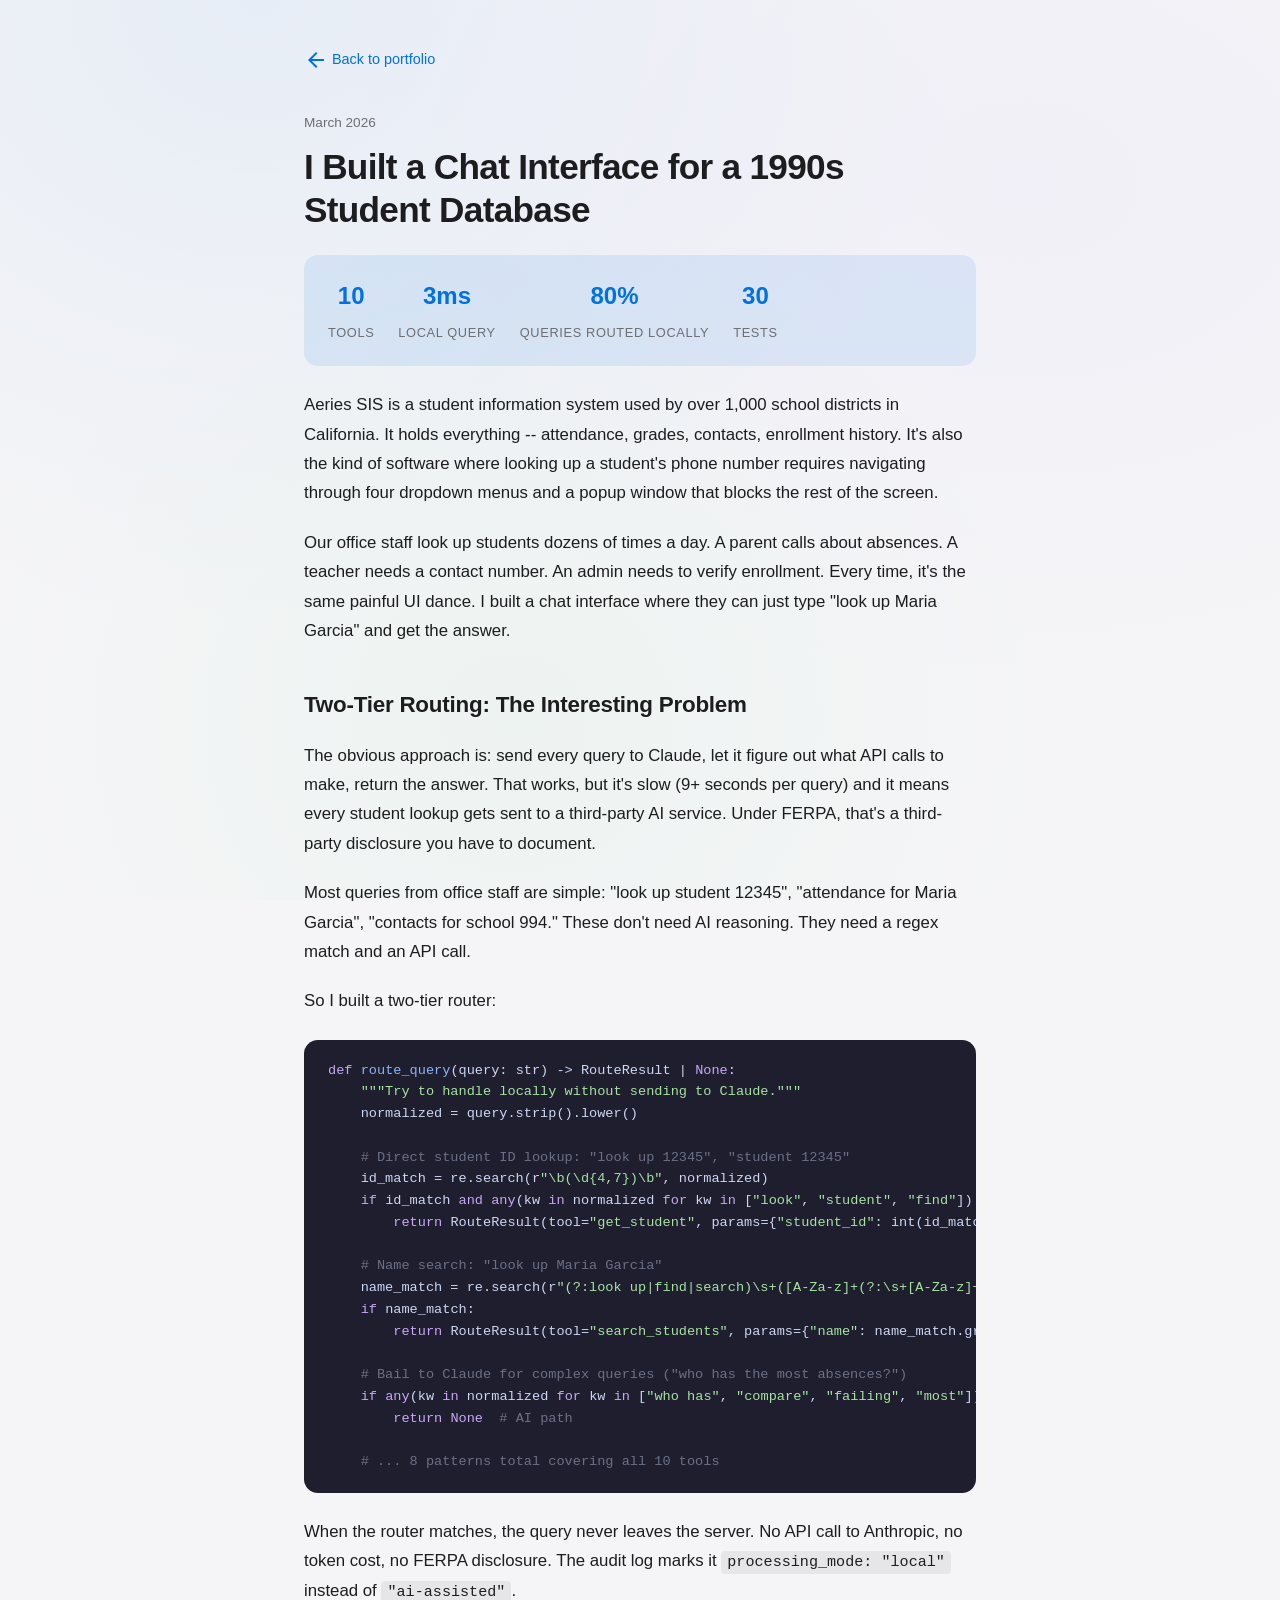
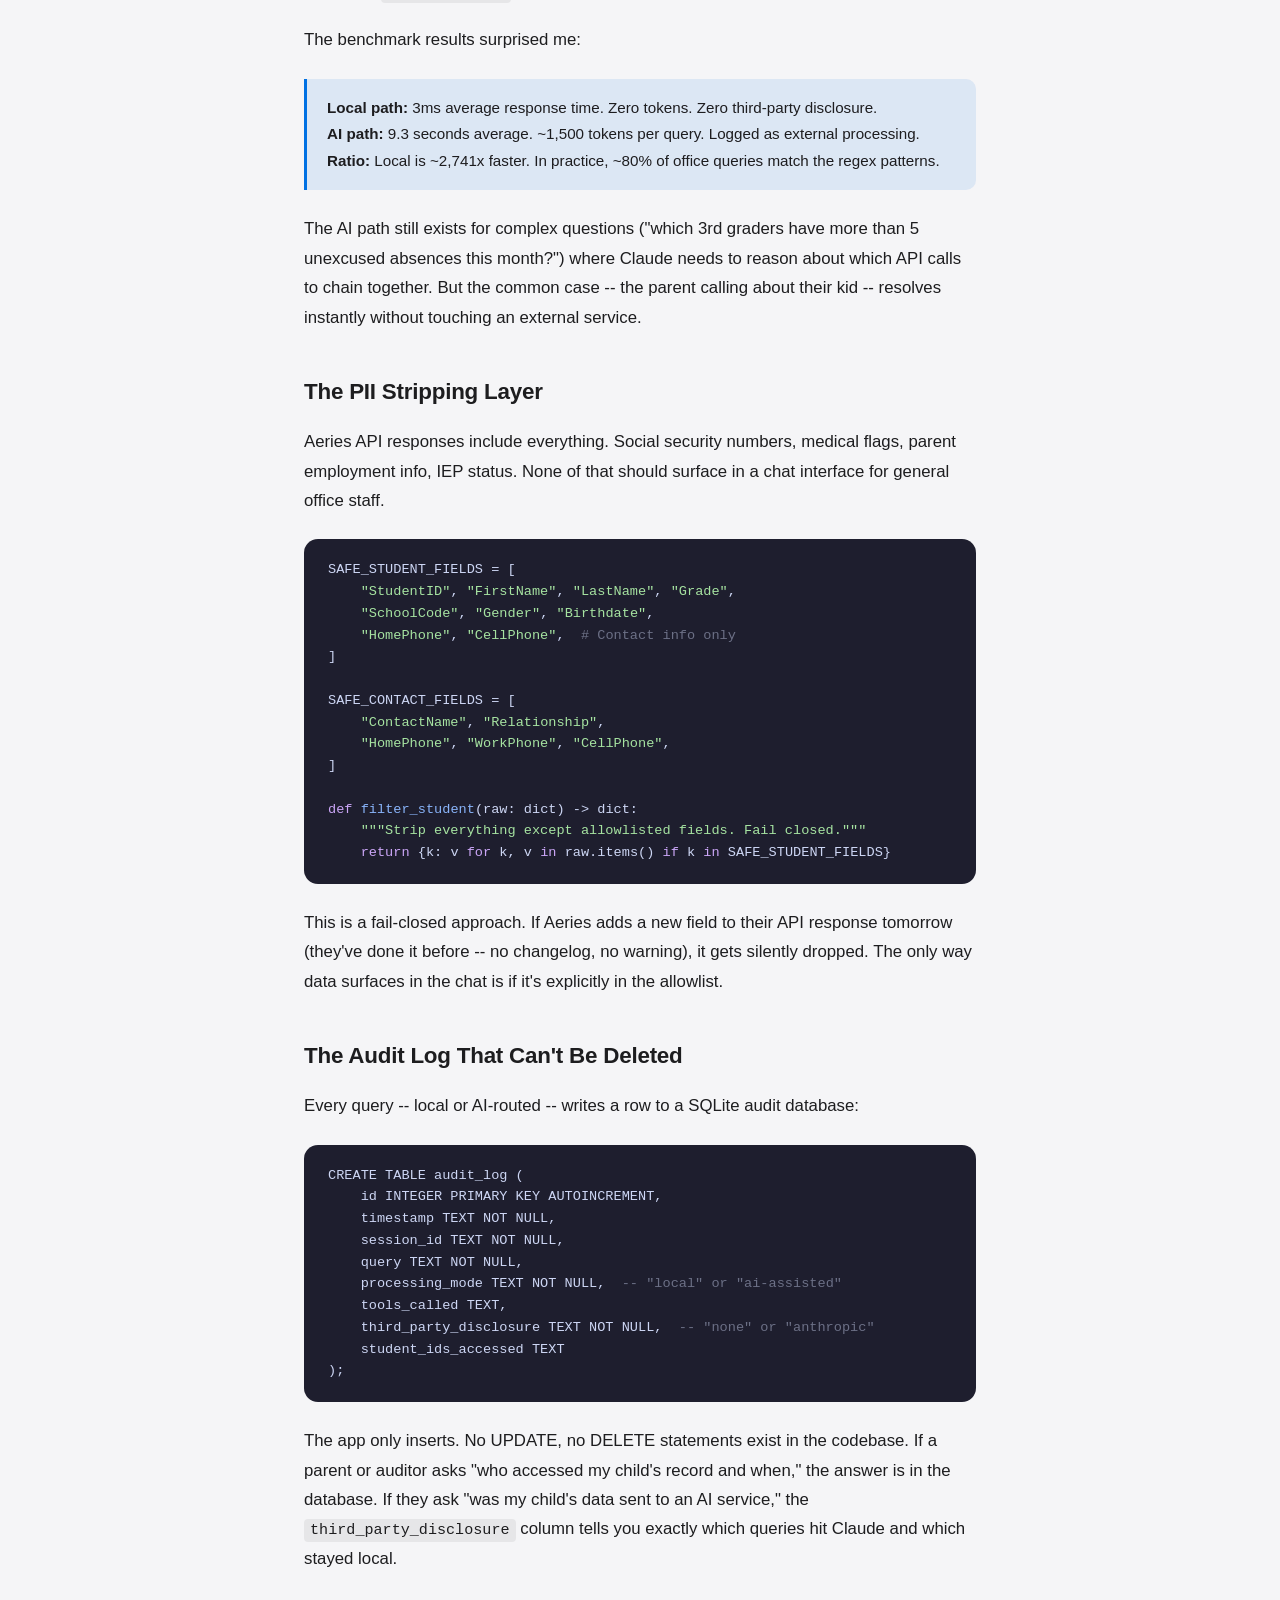
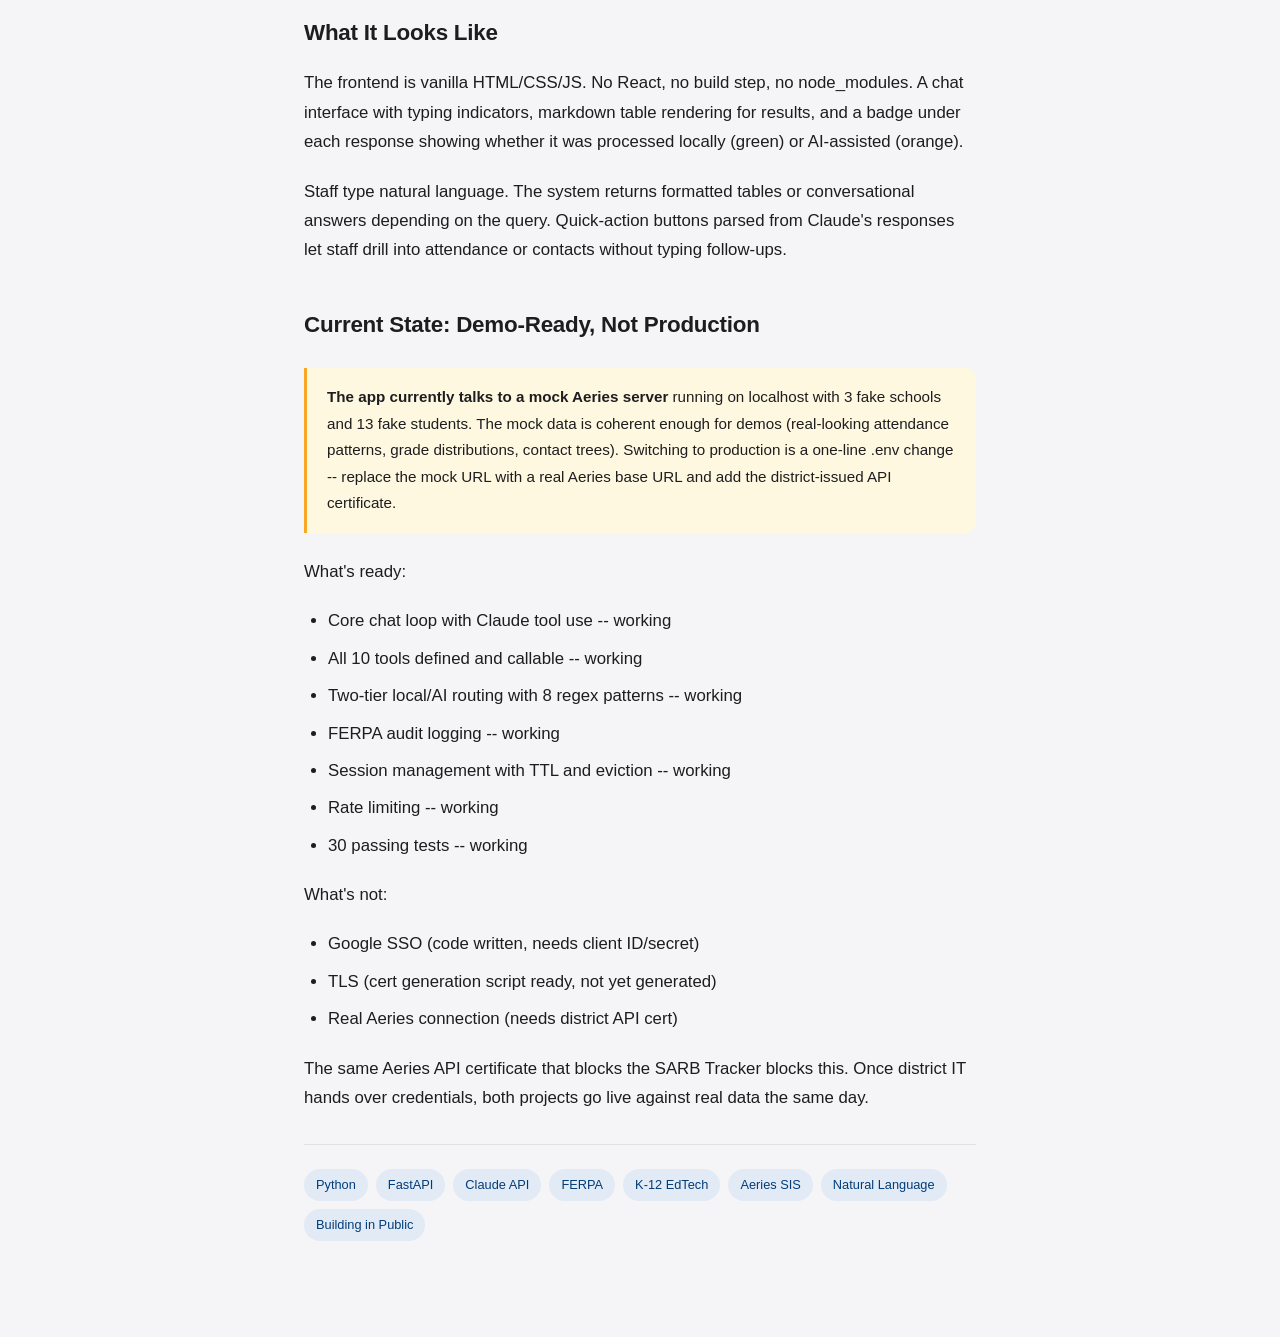
<file: blog/aeries-assistant.html>
<!DOCTYPE html>
<html lang="en">
<head>
    <meta charset="UTF-8">
    <meta name="viewport" content="width=device-width, initial-scale=1.0">
    <title>I Built a Chat Interface for a 1990s Student Database - Robert Monterroso</title>
    <meta name="description" content="Office staff shouldn't need to learn a clunky SIS UI to look up a student. I built a natural language layer over Aeries that routes 80% of queries locally in 3ms.">
    <link rel="preconnect" href="https://fonts.googleapis.com">
    <link rel="preconnect" href="https://fonts.gstatic.com" crossorigin>
    <link href="https://fonts.googleapis.com/css2?family=Roboto:wght@300;400;500;700&display=swap" rel="stylesheet">
    <link href="https://fonts.googleapis.com/css2?family=Material+Symbols+Outlined:opsz,wght,FILL,GRAD@20..48,100..700,0..1,-50..200&display=swap" rel="stylesheet">
    <link rel="stylesheet" href="../style.css">
    <style>
        .blog-post { max-width: 720px; margin: 0 auto; padding: 3rem 1.5rem 6rem; }
        .blog-post-back { display: inline-flex; align-items: center; gap: 0.25rem; color: var(--primary); font-size: 0.9rem; font-weight: 500; text-decoration: none; margin-bottom: 2.5rem; }
        .blog-post-back:hover { text-decoration: underline; }
        .blog-post-date { font-size: 0.85rem; color: var(--on-surface-muted); margin-bottom: 0.75rem; }
        .blog-post-title { font-size: 2.2rem; font-weight: 700; line-height: 1.2; letter-spacing: -0.02em; color: var(--on-surface); margin-bottom: 1.5rem; }
        .blog-post-body { font-size: 1.05rem; line-height: 1.75; color: var(--on-surface); }
        .blog-post-body h2 { font-size: 1.4rem; font-weight: 600; margin: 2.5rem 0 1rem; letter-spacing: -0.01em; }
        .blog-post-body p { margin-bottom: 1.25rem; }
        .blog-post-body ul { margin: 0 0 1.25rem 1.5rem; }
        .blog-post-body li { margin-bottom: 0.5rem; }
        .blog-post-body a { color: var(--primary); text-decoration: none; }
        .blog-post-body a:hover { text-decoration: underline; }
        .blog-post-body strong { font-weight: 600; }
        .blog-post-body .callout {
            background: var(--primary-soft);
            border-left: 3px solid var(--primary);
            padding: 1rem 1.25rem;
            border-radius: 0 var(--radius-xs) var(--radius-xs) 0;
            margin: 1.5rem 0;
            font-size: 0.95rem;
        }
        .blog-post-body .callout-warning {
            background: #fff8e1;
            border-left: 3px solid #f9a825;
            padding: 1rem 1.25rem;
            border-radius: 0 var(--radius-xs) var(--radius-xs) 0;
            margin: 1.5rem 0;
            font-size: 0.95rem;
        }
        .blog-post-body .stats-strip {
            display: flex;
            flex-wrap: wrap;
            gap: 1.5rem;
            background: var(--primary-soft);
            padding: 1.25rem 1.5rem;
            border-radius: var(--radius-sm);
            margin: 1.5rem 0;
        }
        .blog-post-body .stats-strip .stat { text-align: center; }
        .blog-post-body .stats-strip .stat-number { font-size: 1.5rem; font-weight: 700; color: var(--primary); display: block; }
        .blog-post-body .stats-strip .stat-label { font-size: 0.8rem; color: var(--on-surface-muted); text-transform: uppercase; letter-spacing: 0.05em; }
        .blog-post-body code {
            background: rgba(0,0,0,0.06);
            padding: 0.15em 0.4em;
            border-radius: 4px;
            font-size: 0.9em;
            font-family: 'SF Mono', 'Fira Code', monospace;
        }
        .blog-post-body pre {
            background: #1e1e2e;
            color: #cdd6f4;
            padding: 1.25rem 1.5rem;
            border-radius: var(--radius-sm);
            overflow-x: auto;
            margin: 1.5rem 0;
            font-size: 0.85rem;
            line-height: 1.6;
            font-family: 'SF Mono', 'Fira Code', monospace;
        }
        .blog-post-body pre code { background: none; padding: 0; font-size: inherit; color: inherit; }
        .blog-post-body pre .comment { color: #6c7086; }
        .blog-post-body pre .keyword { color: #cba6f7; }
        .blog-post-body pre .string { color: #a6e3a1; }
        .blog-post-body pre .function { color: #89b4fa; }
        .blog-post-body pre .number { color: #fab387; }
        .blog-post-tags { display: flex; gap: 0.5rem; flex-wrap: wrap; margin-top: 2rem; padding-top: 1.5rem; border-top: 1px solid var(--outline); }
        .blog-post-tags span {
            font-size: 0.8rem;
            padding: 0.3rem 0.75rem;
            background: var(--primary-container);
            color: var(--on-primary-container);
            border-radius: 999px;
            font-weight: 500;
        }
        @media (max-width: 640px) {
            .blog-post-title { font-size: 1.6rem; }
            .blog-post-body { font-size: 1rem; }
            .blog-post-body .stats-strip { gap: 1rem; }
        }
    </style>
</head>
<body>
    <article class="blog-post">
        <a href="../index.html#blog" class="blog-post-back">
            <span class="material-symbols-outlined" aria-hidden="true">arrow_back</span>
            Back to portfolio
        </a>

        <p class="blog-post-date">March 2026</p>
        <h1 class="blog-post-title">I Built a Chat Interface for a 1990s Student Database</h1>

        <div class="blog-post-body">
            <div class="stats-strip">
                <div class="stat"><span class="stat-number">10</span><span class="stat-label">Tools</span></div>
                <div class="stat"><span class="stat-number">3ms</span><span class="stat-label">Local Query</span></div>
                <div class="stat"><span class="stat-number">80%</span><span class="stat-label">Queries Routed Locally</span></div>
                <div class="stat"><span class="stat-number">30</span><span class="stat-label">Tests</span></div>
            </div>

            <p>Aeries SIS is a student information system used by over 1,000 school districts in California. It holds everything -- attendance, grades, contacts, enrollment history. It's also the kind of software where looking up a student's phone number requires navigating through four dropdown menus and a popup window that blocks the rest of the screen.</p>

            <p>Our office staff look up students dozens of times a day. A parent calls about absences. A teacher needs a contact number. An admin needs to verify enrollment. Every time, it's the same painful UI dance. I built a chat interface where they can just type "look up Maria Garcia" and get the answer.</p>

            <h2>Two-Tier Routing: The Interesting Problem</h2>

            <p>The obvious approach is: send every query to Claude, let it figure out what API calls to make, return the answer. That works, but it's slow (9+ seconds per query) and it means every student lookup gets sent to a third-party AI service. Under FERPA, that's a third-party disclosure you have to document.</p>

            <p>Most queries from office staff are simple: "look up student 12345", "attendance for Maria Garcia", "contacts for school 994." These don't need AI reasoning. They need a regex match and an API call.</p>

            <p>So I built a two-tier router:</p>

<pre><code><span class="keyword">def</span> <span class="function">route_query</span>(query: str) -> RouteResult | <span class="keyword">None</span>:
    <span class="string">"""Try to handle locally without sending to Claude."""</span>
    normalized = query.strip().lower()

    <span class="comment"># Direct student ID lookup: "look up 12345", "student 12345"</span>
    id_match = re.search(r<span class="string">"\b(\d{4,7})\b"</span>, normalized)
    <span class="keyword">if</span> id_match <span class="keyword">and</span> <span class="keyword">any</span>(kw <span class="keyword">in</span> normalized <span class="keyword">for</span> kw <span class="keyword">in</span> [<span class="string">"look"</span>, <span class="string">"student"</span>, <span class="string">"find"</span>]):
        <span class="keyword">return</span> RouteResult(tool=<span class="string">"get_student"</span>, params={<span class="string">"student_id"</span>: int(id_match.group(<span class="number">1</span>))})

    <span class="comment"># Name search: "look up Maria Garcia"</span>
    name_match = re.search(r<span class="string">"(?:look up|find|search)\s+([A-Za-z]+(?:\s+[A-Za-z]+)?)"</span>, query)
    <span class="keyword">if</span> name_match:
        <span class="keyword">return</span> RouteResult(tool=<span class="string">"search_students"</span>, params={<span class="string">"name"</span>: name_match.group(<span class="number">1</span>)})

    <span class="comment"># Bail to Claude for complex queries ("who has the most absences?")</span>
    <span class="keyword">if</span> <span class="keyword">any</span>(kw <span class="keyword">in</span> normalized <span class="keyword">for</span> kw <span class="keyword">in</span> [<span class="string">"who has"</span>, <span class="string">"compare"</span>, <span class="string">"failing"</span>, <span class="string">"most"</span>]):
        <span class="keyword">return</span> <span class="keyword">None</span>  <span class="comment"># AI path</span>

    <span class="comment"># ... 8 patterns total covering all 10 tools</span></code></pre>

            <p>When the router matches, the query never leaves the server. No API call to Anthropic, no token cost, no FERPA disclosure. The audit log marks it <code>processing_mode: "local"</code> instead of <code>"ai-assisted"</code>.</p>

            <p>The benchmark results surprised me:</p>

            <div class="callout">
                <strong>Local path:</strong> 3ms average response time. Zero tokens. Zero third-party disclosure.<br>
                <strong>AI path:</strong> 9.3 seconds average. ~1,500 tokens per query. Logged as external processing.<br>
                <strong>Ratio:</strong> Local is ~2,741x faster. In practice, ~80% of office queries match the regex patterns.
            </div>

            <p>The AI path still exists for complex questions ("which 3rd graders have more than 5 unexcused absences this month?") where Claude needs to reason about which API calls to chain together. But the common case -- the parent calling about their kid -- resolves instantly without touching an external service.</p>

            <h2>The PII Stripping Layer</h2>

            <p>Aeries API responses include everything. Social security numbers, medical flags, parent employment info, IEP status. None of that should surface in a chat interface for general office staff.</p>

<pre><code>SAFE_STUDENT_FIELDS = [
    <span class="string">"StudentID"</span>, <span class="string">"FirstName"</span>, <span class="string">"LastName"</span>, <span class="string">"Grade"</span>,
    <span class="string">"SchoolCode"</span>, <span class="string">"Gender"</span>, <span class="string">"Birthdate"</span>,
    <span class="string">"HomePhone"</span>, <span class="string">"CellPhone"</span>,  <span class="comment"># Contact info only</span>
]

SAFE_CONTACT_FIELDS = [
    <span class="string">"ContactName"</span>, <span class="string">"Relationship"</span>,
    <span class="string">"HomePhone"</span>, <span class="string">"WorkPhone"</span>, <span class="string">"CellPhone"</span>,
]

<span class="keyword">def</span> <span class="function">filter_student</span>(raw: dict) -> dict:
    <span class="string">"""Strip everything except allowlisted fields. Fail closed."""</span>
    <span class="keyword">return</span> {k: v <span class="keyword">for</span> k, v <span class="keyword">in</span> raw.items() <span class="keyword">if</span> k <span class="keyword">in</span> SAFE_STUDENT_FIELDS}</code></pre>

            <p>This is a fail-closed approach. If Aeries adds a new field to their API response tomorrow (they've done it before -- no changelog, no warning), it gets silently dropped. The only way data surfaces in the chat is if it's explicitly in the allowlist.</p>

            <h2>The Audit Log That Can't Be Deleted</h2>

            <p>Every query -- local or AI-routed -- writes a row to a SQLite audit database:</p>

<pre><code>CREATE TABLE audit_log (
    id INTEGER PRIMARY KEY AUTOINCREMENT,
    timestamp TEXT NOT NULL,
    session_id TEXT NOT NULL,
    query TEXT NOT NULL,
    processing_mode TEXT NOT NULL,  <span class="comment">-- "local" or "ai-assisted"</span>
    tools_called TEXT,
    third_party_disclosure TEXT NOT NULL,  <span class="comment">-- "none" or "anthropic"</span>
    student_ids_accessed TEXT
);</code></pre>

            <p>The app only inserts. No UPDATE, no DELETE statements exist in the codebase. If a parent or auditor asks "who accessed my child's record and when," the answer is in the database. If they ask "was my child's data sent to an AI service," the <code>third_party_disclosure</code> column tells you exactly which queries hit Claude and which stayed local.</p>

            <h2>What It Looks Like</h2>

            <p>The frontend is vanilla HTML/CSS/JS. No React, no build step, no node_modules. A chat interface with typing indicators, markdown table rendering for results, and a badge under each response showing whether it was processed locally (green) or AI-assisted (orange).</p>

            <p>Staff type natural language. The system returns formatted tables or conversational answers depending on the query. Quick-action buttons parsed from Claude's responses let staff drill into attendance or contacts without typing follow-ups.</p>

            <h2>Current State: Demo-Ready, Not Production</h2>

            <div class="callout-warning">
                <strong>The app currently talks to a mock Aeries server</strong> running on localhost with 3 fake schools and 13 fake students. The mock data is coherent enough for demos (real-looking attendance patterns, grade distributions, contact trees). Switching to production is a one-line .env change -- replace the mock URL with a real Aeries base URL and add the district-issued API certificate.
            </div>

            <p>What's ready:</p>
            <ul>
                <li>Core chat loop with Claude tool use -- working</li>
                <li>All 10 tools defined and callable -- working</li>
                <li>Two-tier local/AI routing with 8 regex patterns -- working</li>
                <li>FERPA audit logging -- working</li>
                <li>Session management with TTL and eviction -- working</li>
                <li>Rate limiting -- working</li>
                <li>30 passing tests -- working</li>
            </ul>

            <p>What's not:</p>
            <ul>
                <li>Google SSO (code written, needs client ID/secret)</li>
                <li>TLS (cert generation script ready, not yet generated)</li>
                <li>Real Aeries connection (needs district API cert)</li>
            </ul>

            <p>The same Aeries API certificate that blocks the SARB Tracker blocks this. Once district IT hands over credentials, both projects go live against real data the same day.</p>

            <div class="blog-post-tags">
                <span>Python</span>
                <span>FastAPI</span>
                <span>Claude API</span>
                <span>FERPA</span>
                <span>K-12 EdTech</span>
                <span>Aeries SIS</span>
                <span>Natural Language</span>
                <span>Building in Public</span>
            </div>
        </div>
    </article>
</body>
</html>
</file>
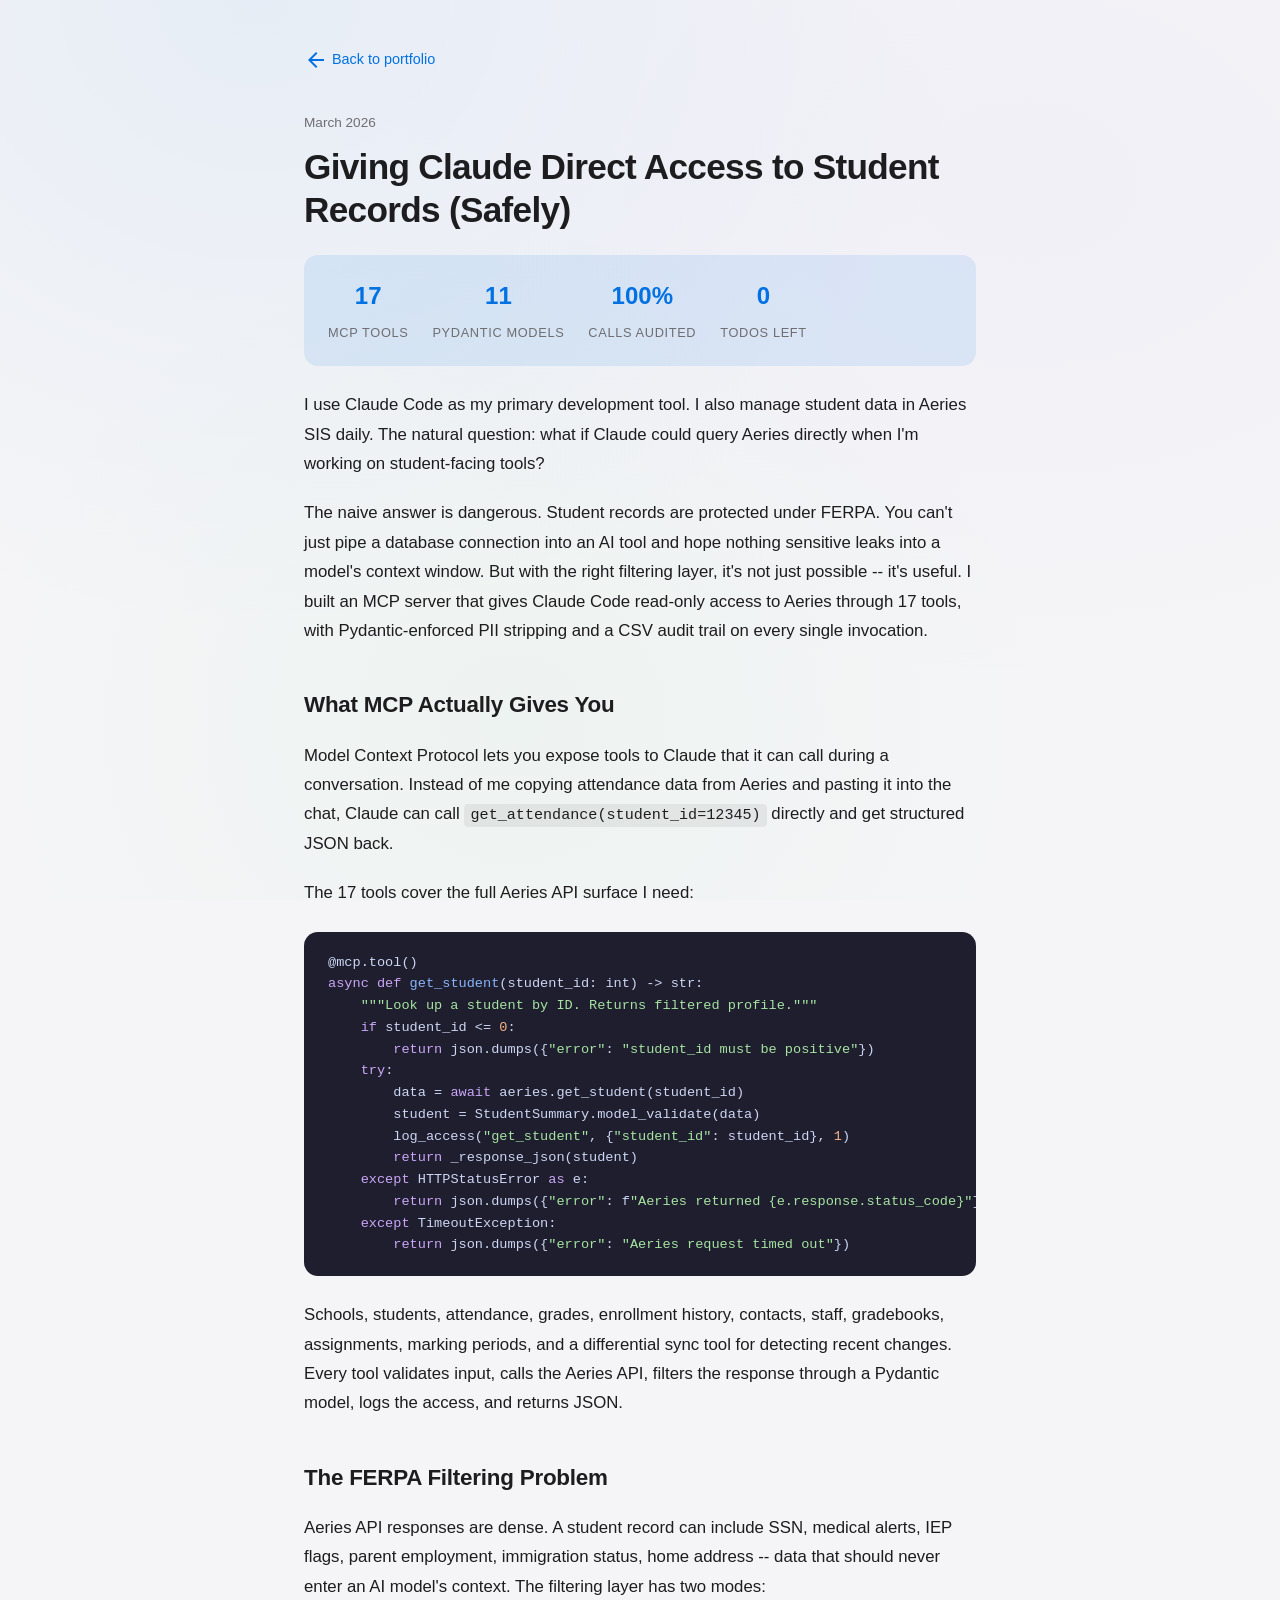
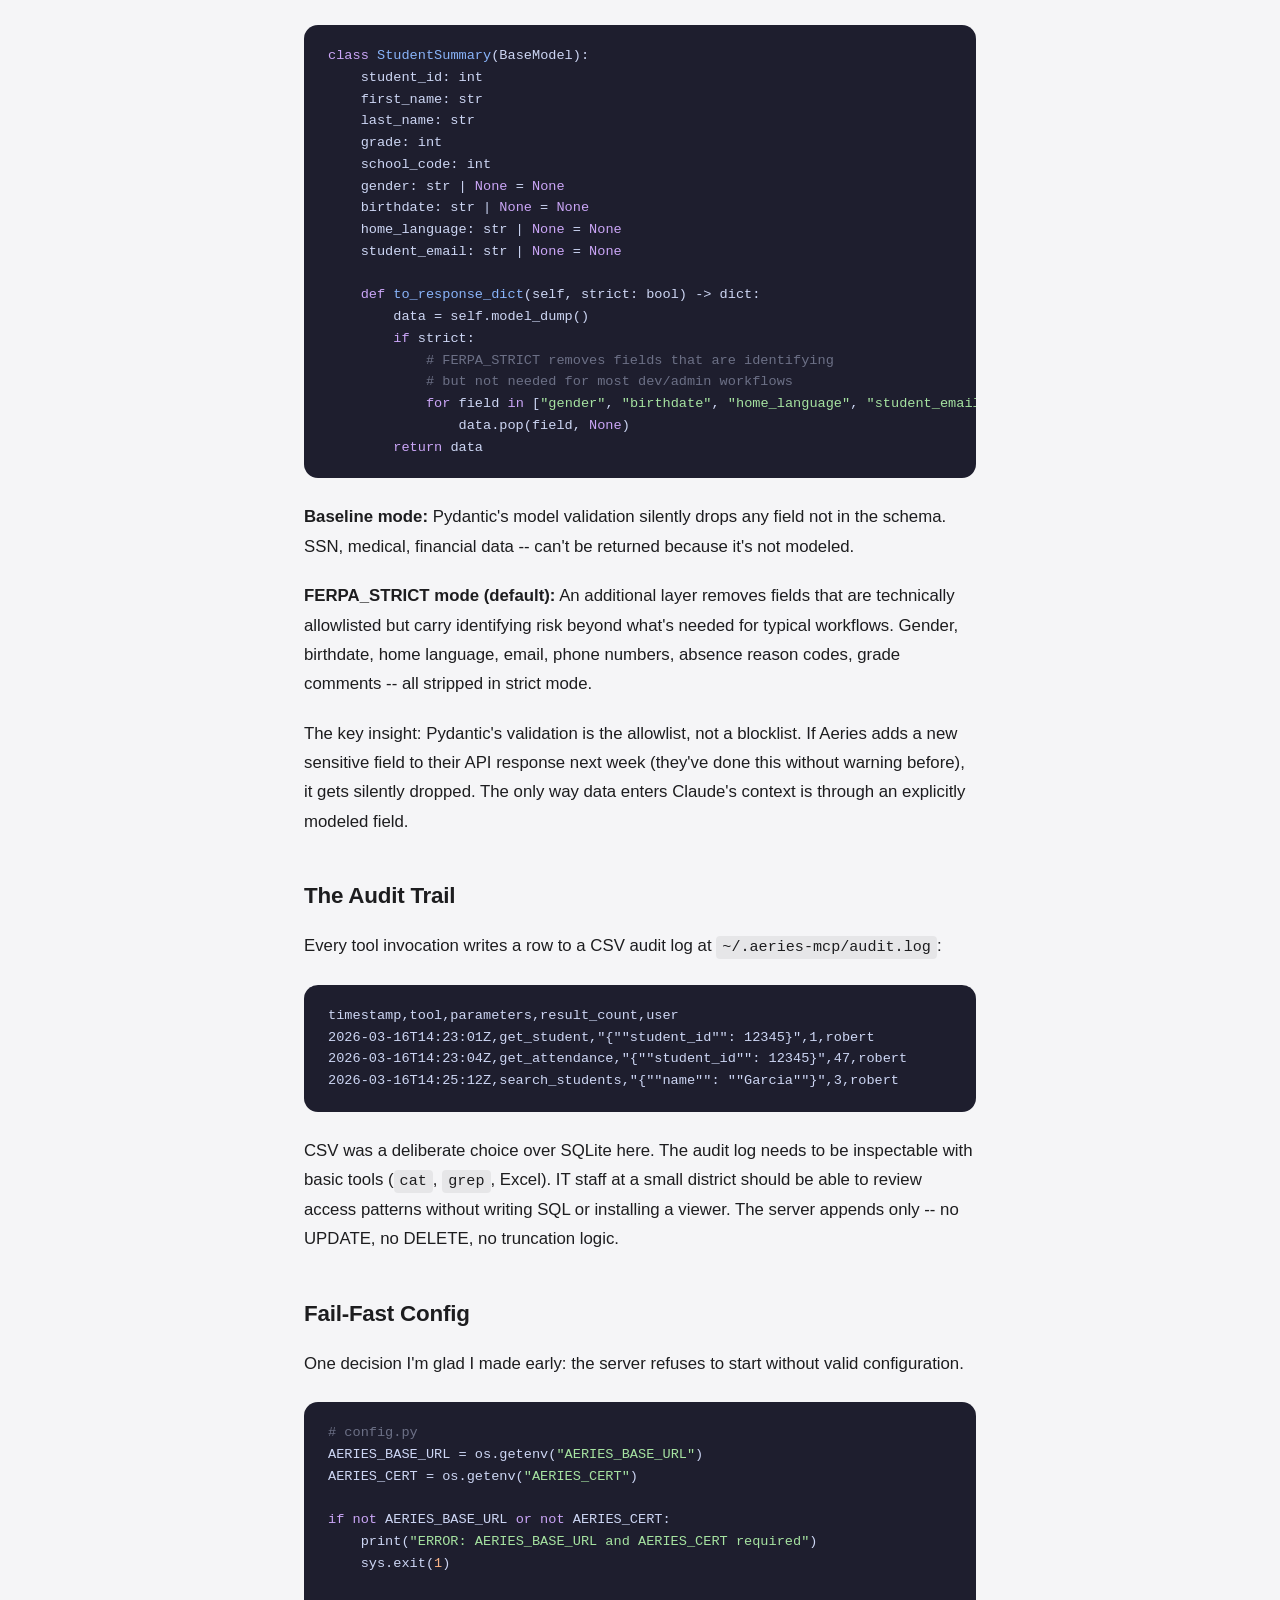
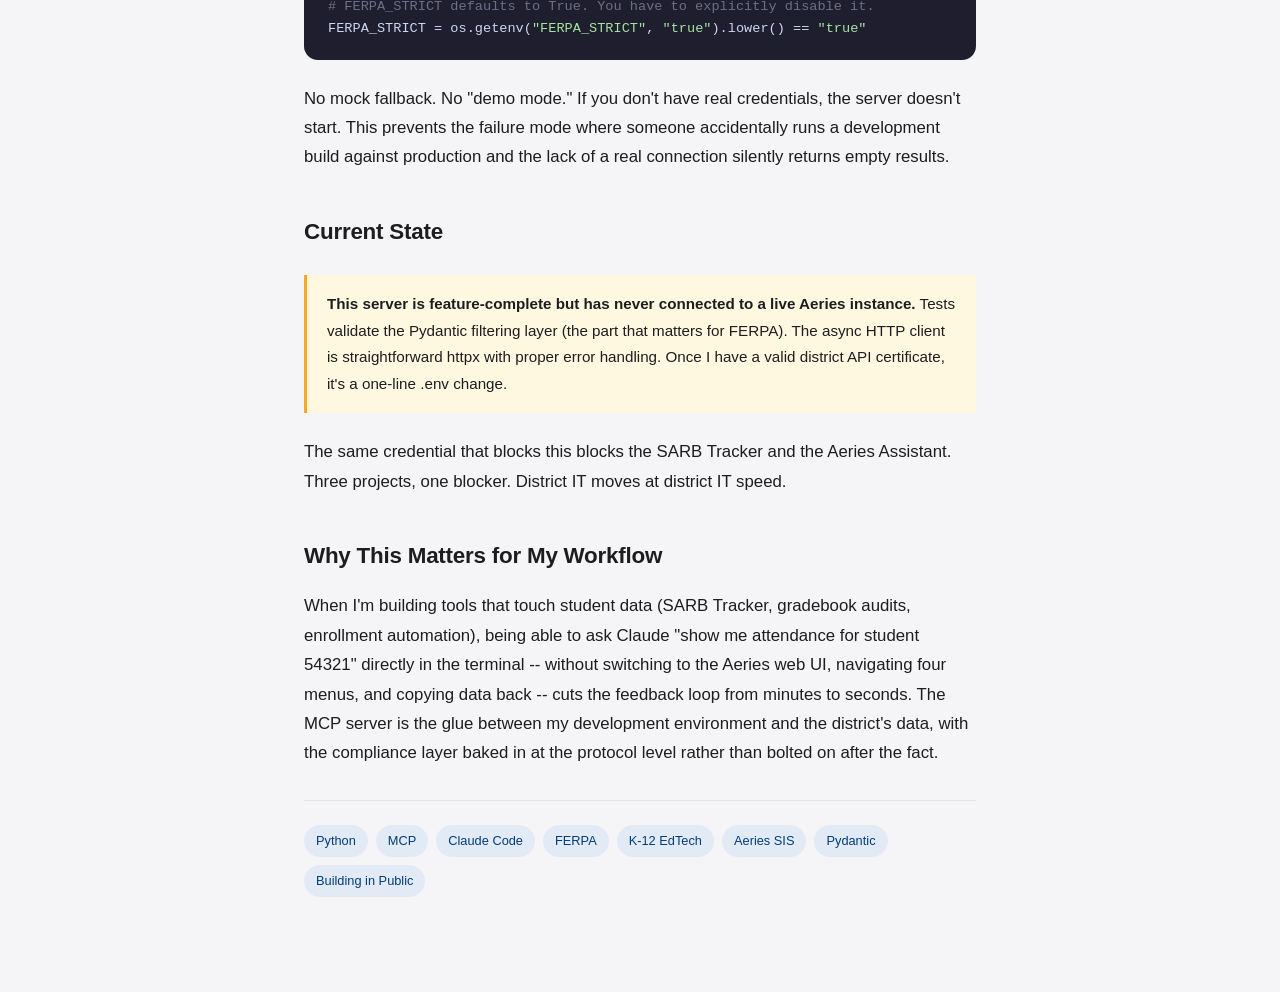
<file: blog/aeries-mcp-server.html>
<!DOCTYPE html>
<html lang="en">
<head>
    <meta charset="UTF-8">
    <meta name="viewport" content="width=device-width, initial-scale=1.0">
    <title>Giving Claude Direct Access to Student Records (Safely) - Robert Monterroso</title>
    <meta name="description" content="I built an MCP server that lets Claude Code query Aeries SIS directly -- 17 tools, FERPA-strict PII filtering, and a CSV audit trail on every invocation.">
    <link rel="preconnect" href="https://fonts.googleapis.com">
    <link rel="preconnect" href="https://fonts.gstatic.com" crossorigin>
    <link href="https://fonts.googleapis.com/css2?family=Roboto:wght@300;400;500;700&display=swap" rel="stylesheet">
    <link href="https://fonts.googleapis.com/css2?family=Material+Symbols+Outlined:opsz,wght,FILL,GRAD@20..48,100..700,0..1,-50..200&display=swap" rel="stylesheet">
    <link rel="stylesheet" href="../style.css">
    <style>
        .blog-post { max-width: 720px; margin: 0 auto; padding: 3rem 1.5rem 6rem; }
        .blog-post-back { display: inline-flex; align-items: center; gap: 0.25rem; color: var(--primary); font-size: 0.9rem; font-weight: 500; text-decoration: none; margin-bottom: 2.5rem; }
        .blog-post-back:hover { text-decoration: underline; }
        .blog-post-date { font-size: 0.85rem; color: var(--on-surface-muted); margin-bottom: 0.75rem; }
        .blog-post-title { font-size: 2.2rem; font-weight: 700; line-height: 1.2; letter-spacing: -0.02em; color: var(--on-surface); margin-bottom: 1.5rem; }
        .blog-post-body { font-size: 1.05rem; line-height: 1.75; color: var(--on-surface); }
        .blog-post-body h2 { font-size: 1.4rem; font-weight: 600; margin: 2.5rem 0 1rem; letter-spacing: -0.01em; }
        .blog-post-body p { margin-bottom: 1.25rem; }
        .blog-post-body ul { margin: 0 0 1.25rem 1.5rem; }
        .blog-post-body li { margin-bottom: 0.5rem; }
        .blog-post-body a { color: var(--primary); text-decoration: none; }
        .blog-post-body a:hover { text-decoration: underline; }
        .blog-post-body strong { font-weight: 600; }
        .blog-post-body .callout {
            background: var(--primary-soft);
            border-left: 3px solid var(--primary);
            padding: 1rem 1.25rem;
            border-radius: 0 var(--radius-xs) var(--radius-xs) 0;
            margin: 1.5rem 0;
            font-size: 0.95rem;
        }
        .blog-post-body .callout-warning {
            background: #fff8e1;
            border-left: 3px solid #f9a825;
            padding: 1rem 1.25rem;
            border-radius: 0 var(--radius-xs) var--(--radius-xs) 0;
            margin: 1.5rem 0;
            font-size: 0.95rem;
        }
        .blog-post-body .stats-strip {
            display: flex;
            flex-wrap: wrap;
            gap: 1.5rem;
            background: var(--primary-soft);
            padding: 1.25rem 1.5rem;
            border-radius: var(--radius-sm);
            margin: 1.5rem 0;
        }
        .blog-post-body .stats-strip .stat { text-align: center; }
        .blog-post-body .stats-strip .stat-number { font-size: 1.5rem; font-weight: 700; color: var(--primary); display: block; }
        .blog-post-body .stats-strip .stat-label { font-size: 0.8rem; color: var(--on-surface-muted); text-transform: uppercase; letter-spacing: 0.05em; }
        .blog-post-body code {
            background: rgba(0,0,0,0.06);
            padding: 0.15em 0.4em;
            border-radius: 4px;
            font-size: 0.9em;
            font-family: 'SF Mono', 'Fira Code', monospace;
        }
        .blog-post-body pre {
            background: #1e1e2e;
            color: #cdd6f4;
            padding: 1.25rem 1.5rem;
            border-radius: var(--radius-sm);
            overflow-x: auto;
            margin: 1.5rem 0;
            font-size: 0.85rem;
            line-height: 1.6;
            font-family: 'SF Mono', 'Fira Code', monospace;
        }
        .blog-post-body pre code { background: none; padding: 0; font-size: inherit; color: inherit; }
        .blog-post-body pre .comment { color: #6c7086; }
        .blog-post-body pre .keyword { color: #cba6f7; }
        .blog-post-body pre .string { color: #a6e3a1; }
        .blog-post-body pre .function { color: #89b4fa; }
        .blog-post-body pre .number { color: #fab387; }
        .blog-post-tags { display: flex; gap: 0.5rem; flex-wrap: wrap; margin-top: 2rem; padding-top: 1.5rem; border-top: 1px solid var(--outline); }
        .blog-post-tags span {
            font-size: 0.8rem;
            padding: 0.3rem 0.75rem;
            background: var(--primary-container);
            color: var(--on-primary-container);
            border-radius: 999px;
            font-weight: 500;
        }
        @media (max-width: 640px) {
            .blog-post-title { font-size: 1.6rem; }
            .blog-post-body { font-size: 1rem; }
            .blog-post-body .stats-strip { gap: 1rem; }
        }
    </style>
</head>
<body>
    <article class="blog-post">
        <a href="../index.html#blog" class="blog-post-back">
            <span class="material-symbols-outlined" aria-hidden="true">arrow_back</span>
            Back to portfolio
        </a>

        <p class="blog-post-date">March 2026</p>
        <h1 class="blog-post-title">Giving Claude Direct Access to Student Records (Safely)</h1>

        <div class="blog-post-body">
            <div class="stats-strip">
                <div class="stat"><span class="stat-number">17</span><span class="stat-label">MCP Tools</span></div>
                <div class="stat"><span class="stat-number">11</span><span class="stat-label">Pydantic Models</span></div>
                <div class="stat"><span class="stat-number">100%</span><span class="stat-label">Calls Audited</span></div>
                <div class="stat"><span class="stat-number">0</span><span class="stat-label">TODOs Left</span></div>
            </div>

            <p>I use Claude Code as my primary development tool. I also manage student data in Aeries SIS daily. The natural question: what if Claude could query Aeries directly when I'm working on student-facing tools?</p>

            <p>The naive answer is dangerous. Student records are protected under FERPA. You can't just pipe a database connection into an AI tool and hope nothing sensitive leaks into a model's context window. But with the right filtering layer, it's not just possible -- it's useful. I built an MCP server that gives Claude Code read-only access to Aeries through 17 tools, with Pydantic-enforced PII stripping and a CSV audit trail on every single invocation.</p>

            <h2>What MCP Actually Gives You</h2>

            <p>Model Context Protocol lets you expose tools to Claude that it can call during a conversation. Instead of me copying attendance data from Aeries and pasting it into the chat, Claude can call <code>get_attendance(student_id=12345)</code> directly and get structured JSON back.</p>

            <p>The 17 tools cover the full Aeries API surface I need:</p>

<pre><code>@mcp.tool()
<span class="keyword">async def</span> <span class="function">get_student</span>(student_id: int) -> str:
    <span class="string">"""Look up a student by ID. Returns filtered profile."""</span>
    <span class="keyword">if</span> student_id <= <span class="number">0</span>:
        <span class="keyword">return</span> json.dumps({<span class="string">"error"</span>: <span class="string">"student_id must be positive"</span>})
    <span class="keyword">try</span>:
        data = <span class="keyword">await</span> aeries.get_student(student_id)
        student = StudentSummary.model_validate(data)
        log_access(<span class="string">"get_student"</span>, {<span class="string">"student_id"</span>: student_id}, <span class="number">1</span>)
        <span class="keyword">return</span> _response_json(student)
    <span class="keyword">except</span> HTTPStatusError <span class="keyword">as</span> e:
        <span class="keyword">return</span> json.dumps({<span class="string">"error"</span>: f<span class="string">"Aeries returned {e.response.status_code}"</span>})
    <span class="keyword">except</span> TimeoutException:
        <span class="keyword">return</span> json.dumps({<span class="string">"error"</span>: <span class="string">"Aeries request timed out"</span>})</code></pre>

            <p>Schools, students, attendance, grades, enrollment history, contacts, staff, gradebooks, assignments, marking periods, and a differential sync tool for detecting recent changes. Every tool validates input, calls the Aeries API, filters the response through a Pydantic model, logs the access, and returns JSON.</p>

            <h2>The FERPA Filtering Problem</h2>

            <p>Aeries API responses are dense. A student record can include SSN, medical alerts, IEP flags, parent employment, immigration status, home address -- data that should never enter an AI model's context. The filtering layer has two modes:</p>

<pre><code><span class="keyword">class</span> <span class="function">StudentSummary</span>(BaseModel):
    student_id: int
    first_name: str
    last_name: str
    grade: int
    school_code: int
    gender: str | <span class="keyword">None</span> = <span class="keyword">None</span>
    birthdate: str | <span class="keyword">None</span> = <span class="keyword">None</span>
    home_language: str | <span class="keyword">None</span> = <span class="keyword">None</span>
    student_email: str | <span class="keyword">None</span> = <span class="keyword">None</span>

    <span class="keyword">def</span> <span class="function">to_response_dict</span>(self, strict: bool) -> dict:
        data = self.model_dump()
        <span class="keyword">if</span> strict:
            <span class="comment"># FERPA_STRICT removes fields that are identifying</span>
            <span class="comment"># but not needed for most dev/admin workflows</span>
            <span class="keyword">for</span> field <span class="keyword">in</span> [<span class="string">"gender"</span>, <span class="string">"birthdate"</span>, <span class="string">"home_language"</span>, <span class="string">"student_email"</span>]:
                data.pop(field, <span class="keyword">None</span>)
        <span class="keyword">return</span> data</code></pre>

            <p><strong>Baseline mode:</strong> Pydantic's model validation silently drops any field not in the schema. SSN, medical, financial data -- can't be returned because it's not modeled.</p>

            <p><strong>FERPA_STRICT mode (default):</strong> An additional layer removes fields that are technically allowlisted but carry identifying risk beyond what's needed for typical workflows. Gender, birthdate, home language, email, phone numbers, absence reason codes, grade comments -- all stripped in strict mode.</p>

            <p>The key insight: Pydantic's validation is the allowlist, not a blocklist. If Aeries adds a new sensitive field to their API response next week (they've done this without warning before), it gets silently dropped. The only way data enters Claude's context is through an explicitly modeled field.</p>

            <h2>The Audit Trail</h2>

            <p>Every tool invocation writes a row to a CSV audit log at <code>~/.aeries-mcp/audit.log</code>:</p>

<pre><code>timestamp,tool,parameters,result_count,user
2026-03-16T14:23:01Z,get_student,"{""student_id"": 12345}",1,robert
2026-03-16T14:23:04Z,get_attendance,"{""student_id"": 12345}",47,robert
2026-03-16T14:25:12Z,search_students,"{""name"": ""Garcia""}",3,robert</code></pre>

            <p>CSV was a deliberate choice over SQLite here. The audit log needs to be inspectable with basic tools (<code>cat</code>, <code>grep</code>, Excel). IT staff at a small district should be able to review access patterns without writing SQL or installing a viewer. The server appends only -- no UPDATE, no DELETE, no truncation logic.</p>

            <h2>Fail-Fast Config</h2>

            <p>One decision I'm glad I made early: the server refuses to start without valid configuration.</p>

<pre><code><span class="comment"># config.py</span>
AERIES_BASE_URL = os.getenv(<span class="string">"AERIES_BASE_URL"</span>)
AERIES_CERT = os.getenv(<span class="string">"AERIES_CERT"</span>)

<span class="keyword">if not</span> AERIES_BASE_URL <span class="keyword">or not</span> AERIES_CERT:
    print(<span class="string">"ERROR: AERIES_BASE_URL and AERIES_CERT required"</span>)
    sys.exit(<span class="number">1</span>)

<span class="comment"># FERPA_STRICT defaults to True. You have to explicitly disable it.</span>
FERPA_STRICT = os.getenv(<span class="string">"FERPA_STRICT"</span>, <span class="string">"true"</span>).lower() == <span class="string">"true"</span></code></pre>

            <p>No mock fallback. No "demo mode." If you don't have real credentials, the server doesn't start. This prevents the failure mode where someone accidentally runs a development build against production and the lack of a real connection silently returns empty results.</p>

            <h2>Current State</h2>

            <div class="callout-warning">
                <strong>This server is feature-complete but has never connected to a live Aeries instance.</strong> Tests validate the Pydantic filtering layer (the part that matters for FERPA). The async HTTP client is straightforward httpx with proper error handling. Once I have a valid district API certificate, it's a one-line .env change.
            </div>

            <p>The same credential that blocks this blocks the SARB Tracker and the Aeries Assistant. Three projects, one blocker. District IT moves at district IT speed.</p>

            <h2>Why This Matters for My Workflow</h2>

            <p>When I'm building tools that touch student data (SARB Tracker, gradebook audits, enrollment automation), being able to ask Claude "show me attendance for student 54321" directly in the terminal -- without switching to the Aeries web UI, navigating four menus, and copying data back -- cuts the feedback loop from minutes to seconds. The MCP server is the glue between my development environment and the district's data, with the compliance layer baked in at the protocol level rather than bolted on after the fact.</p>

            <div class="blog-post-tags">
                <span>Python</span>
                <span>MCP</span>
                <span>Claude Code</span>
                <span>FERPA</span>
                <span>K-12 EdTech</span>
                <span>Aeries SIS</span>
                <span>Pydantic</span>
                <span>Building in Public</span>
            </div>
        </div>
    </article>
</body>
</html>
</file>
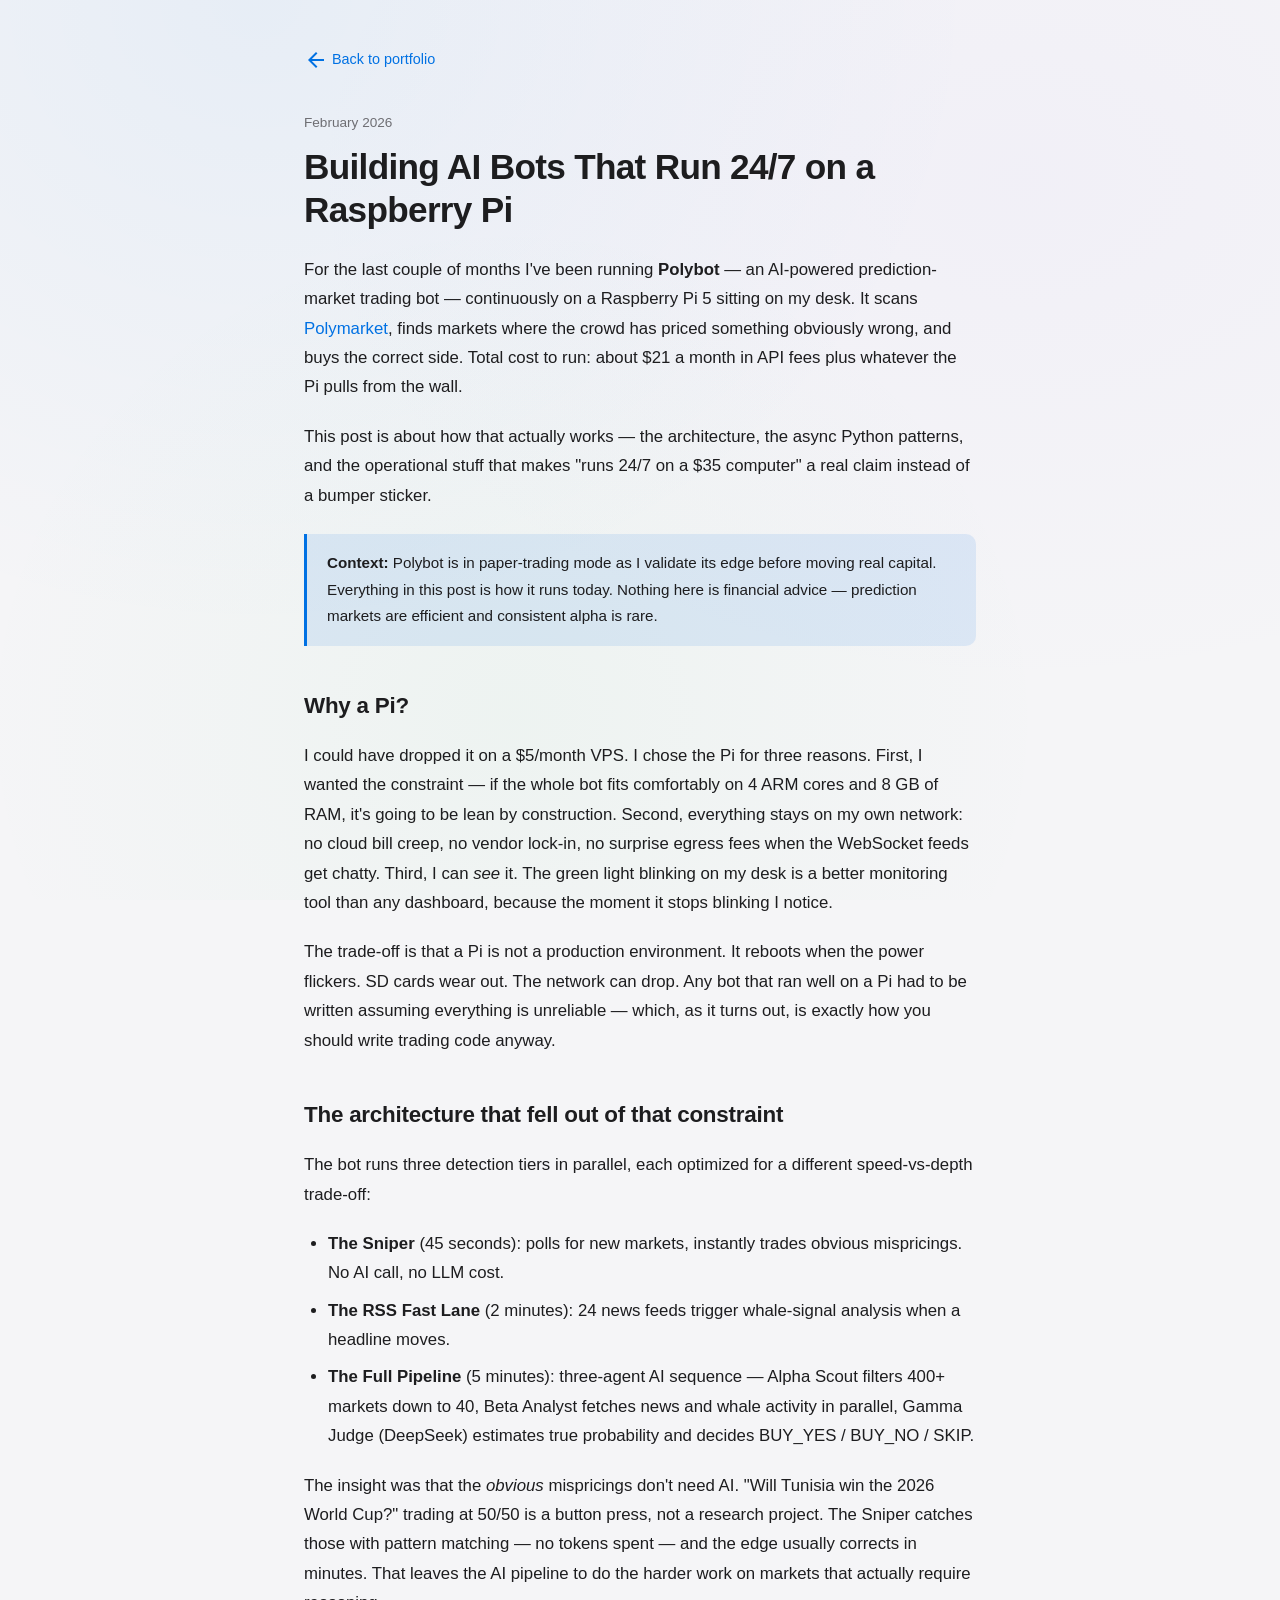
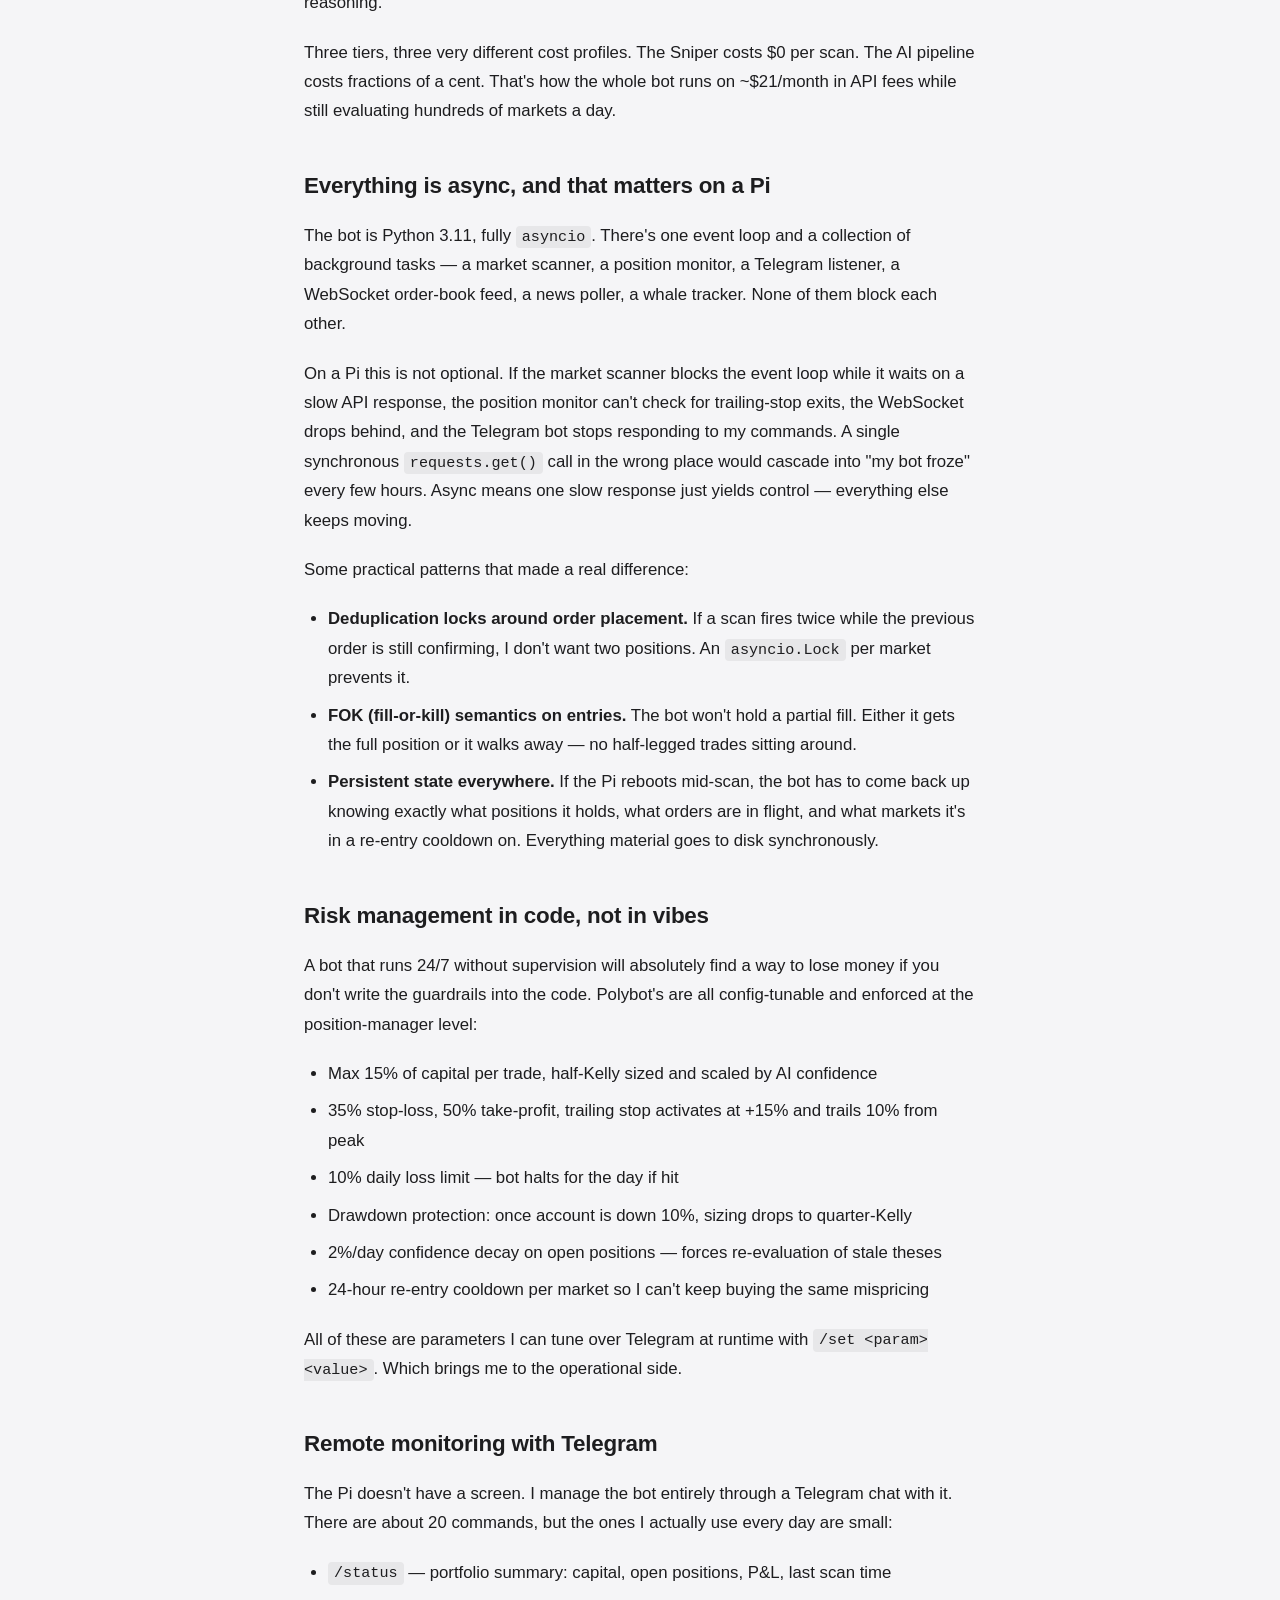
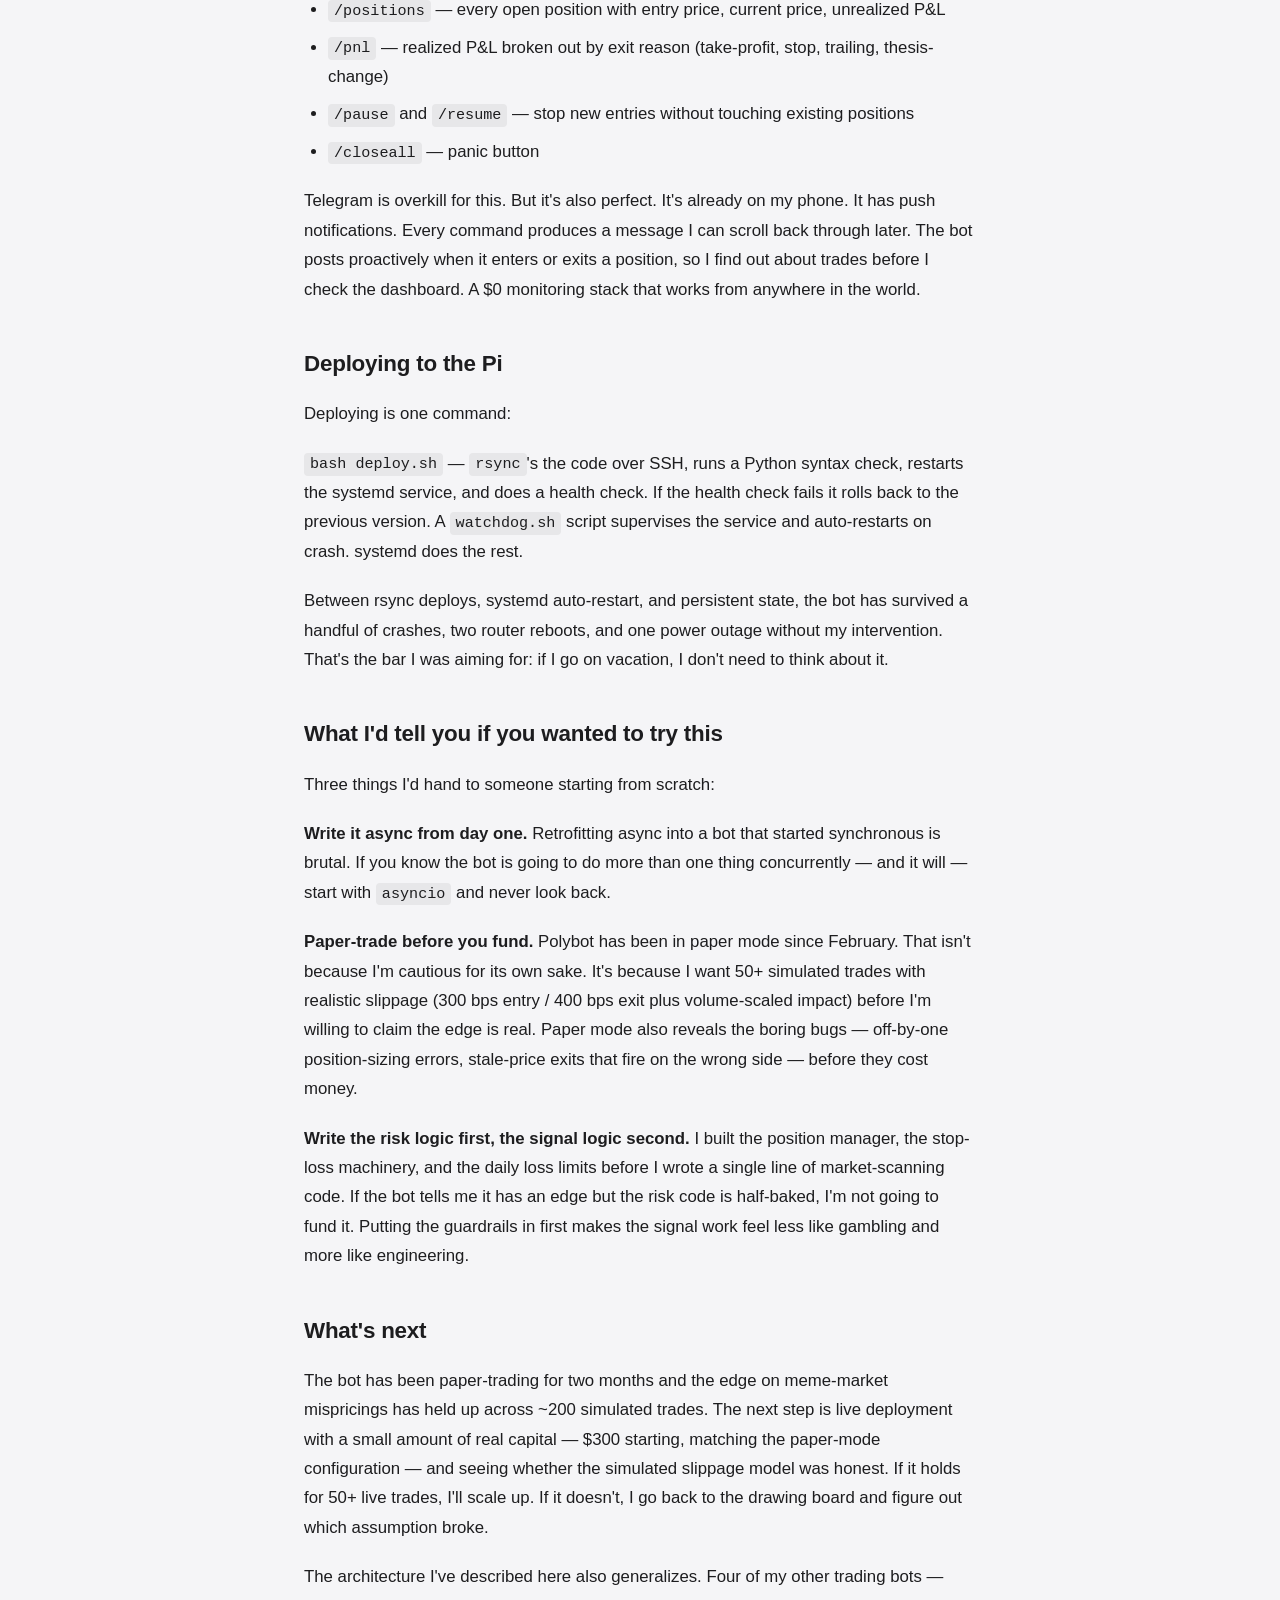
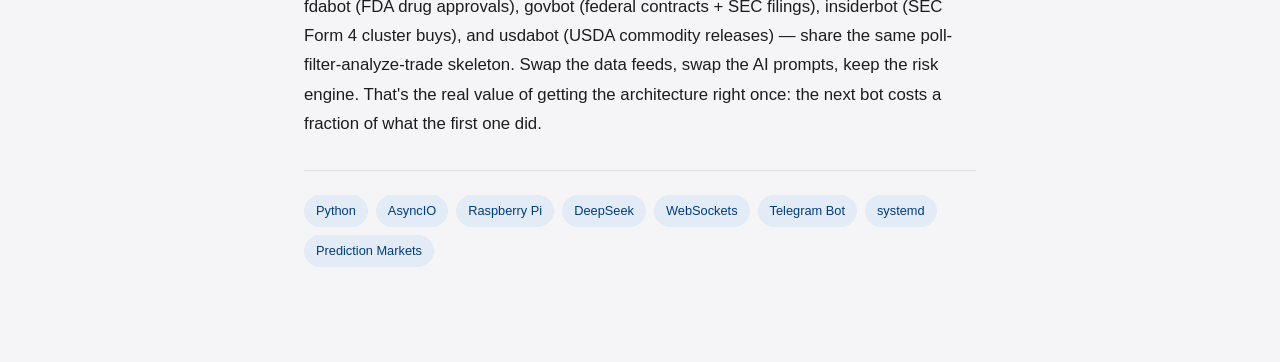
<file: blog/ai-bots-on-a-raspberry-pi.html>
<!DOCTYPE html>
<html lang="en">
<head>
    <meta charset="UTF-8">
    <meta name="viewport" content="width=device-width, initial-scale=1.0">
    <title>Building AI Bots That Run 24/7 on a Raspberry Pi - Robert Monterroso</title>
    <meta name="description" content="How I designed and deployed an AI-powered prediction-market trading bot to a $35 computer — covering architecture decisions, async Python patterns, and remote monitoring with Telegram.">
    <link rel="preconnect" href="https://fonts.googleapis.com">
    <link rel="preconnect" href="https://fonts.gstatic.com" crossorigin>
    <link href="https://fonts.googleapis.com/css2?family=Roboto:wght@300;400;500;700&display=swap" rel="stylesheet">
    <link href="https://fonts.googleapis.com/css2?family=Material+Symbols+Outlined:opsz,wght,FILL,GRAD@20..48,100..700,0..1,-50..200&display=swap" rel="stylesheet">
    <link rel="stylesheet" href="../style.css">
    <style>
        .blog-post { max-width: 720px; margin: 0 auto; padding: 3rem 1.5rem 6rem; }
        .blog-post-back { display: inline-flex; align-items: center; gap: 0.25rem; color: var(--primary); font-size: 0.9rem; font-weight: 500; text-decoration: none; margin-bottom: 2.5rem; }
        .blog-post-back:hover { text-decoration: underline; }
        .blog-post-date { font-size: 0.85rem; color: var(--on-surface-muted); margin-bottom: 0.75rem; }
        .blog-post-title { font-size: 2.2rem; font-weight: 700; line-height: 1.2; letter-spacing: -0.02em; color: var(--on-surface); margin-bottom: 1.5rem; }
        .blog-post-hero { width: 100%; border-radius: var(--radius-sm); margin-bottom: 2rem; box-shadow: var(--elevation-2); }
        .blog-post-body { font-size: 1.05rem; line-height: 1.75; color: var(--on-surface); }
        .blog-post-body h2 { font-size: 1.4rem; font-weight: 600; margin: 2.5rem 0 1rem; letter-spacing: -0.01em; }
        .blog-post-body p { margin-bottom: 1.25rem; }
        .blog-post-body ul { margin: 0 0 1.25rem 1.5rem; }
        .blog-post-body li { margin-bottom: 0.5rem; }
        .blog-post-body a { color: var(--primary); text-decoration: none; }
        .blog-post-body a:hover { text-decoration: underline; }
        .blog-post-body strong { font-weight: 600; }
        .blog-post-body .callout {
            background: var(--primary-soft);
            border-left: 3px solid var(--primary);
            padding: 1rem 1.25rem;
            border-radius: 0 var(--radius-xs) var(--radius-xs) 0;
            margin: 1.5rem 0;
            font-size: 0.95rem;
        }
        .blog-post-body code {
            background: rgba(0,0,0,0.06);
            padding: 0.15em 0.4em;
            border-radius: 4px;
            font-size: 0.9em;
            font-family: 'SF Mono', 'Fira Code', monospace;
        }
        .blog-post-tags { display: flex; gap: 0.5rem; flex-wrap: wrap; margin-top: 2rem; padding-top: 1.5rem; border-top: 1px solid var(--outline); }
        .blog-post-tags span {
            font-size: 0.8rem;
            padding: 0.3rem 0.75rem;
            background: var(--primary-container);
            color: var(--on-primary-container);
            border-radius: 999px;
            font-weight: 500;
        }
        @media (max-width: 640px) {
            .blog-post-title { font-size: 1.6rem; }
            .blog-post-body { font-size: 1rem; }
        }
    </style>
</head>
<body>
    <article class="blog-post">
        <a href="../index.html#blog" class="blog-post-back">
            <span class="material-symbols-outlined" aria-hidden="true">arrow_back</span>
            Back to portfolio
        </a>

        <p class="blog-post-date">February 2026</p>
        <h1 class="blog-post-title">Building AI Bots That Run 24/7 on a Raspberry Pi</h1>

        <div class="blog-post-body">
            <p>For the last couple of months I've been running <strong>Polybot</strong> — an AI-powered prediction-market trading bot — continuously on a Raspberry Pi 5 sitting on my desk. It scans <a href="https://polymarket.com">Polymarket</a>, finds markets where the crowd has priced something obviously wrong, and buys the correct side. Total cost to run: about $21 a month in API fees plus whatever the Pi pulls from the wall.</p>

            <p>This post is about how that actually works — the architecture, the async Python patterns, and the operational stuff that makes "runs 24/7 on a $35 computer" a real claim instead of a bumper sticker.</p>

            <div class="callout">
                <strong>Context:</strong> Polybot is in paper-trading mode as I validate its edge before moving real capital. Everything in this post is how it runs today. Nothing here is financial advice — prediction markets are efficient and consistent alpha is rare.
            </div>

            <h2>Why a Pi?</h2>

            <p>I could have dropped it on a $5/month VPS. I chose the Pi for three reasons. First, I wanted the constraint — if the whole bot fits comfortably on 4 ARM cores and 8 GB of RAM, it's going to be lean by construction. Second, everything stays on my own network: no cloud bill creep, no vendor lock-in, no surprise egress fees when the WebSocket feeds get chatty. Third, I can <em>see</em> it. The green light blinking on my desk is a better monitoring tool than any dashboard, because the moment it stops blinking I notice.</p>

            <p>The trade-off is that a Pi is not a production environment. It reboots when the power flickers. SD cards wear out. The network can drop. Any bot that ran well on a Pi had to be written assuming everything is unreliable — which, as it turns out, is exactly how you should write trading code anyway.</p>

            <h2>The architecture that fell out of that constraint</h2>

            <p>The bot runs three detection tiers in parallel, each optimized for a different speed-vs-depth trade-off:</p>

            <ul>
                <li><strong>The Sniper</strong> (45 seconds): polls for new markets, instantly trades obvious mispricings. No AI call, no LLM cost.</li>
                <li><strong>The RSS Fast Lane</strong> (2 minutes): 24 news feeds trigger whale-signal analysis when a headline moves.</li>
                <li><strong>The Full Pipeline</strong> (5 minutes): three-agent AI sequence — Alpha Scout filters 400+ markets down to 40, Beta Analyst fetches news and whale activity in parallel, Gamma Judge (DeepSeek) estimates true probability and decides BUY_YES / BUY_NO / SKIP.</li>
            </ul>

            <p>The insight was that the <em>obvious</em> mispricings don't need AI. "Will Tunisia win the 2026 World Cup?" trading at 50/50 is a button press, not a research project. The Sniper catches those with pattern matching — no tokens spent — and the edge usually corrects in minutes. That leaves the AI pipeline to do the harder work on markets that actually require reasoning.</p>

            <p>Three tiers, three very different cost profiles. The Sniper costs $0 per scan. The AI pipeline costs fractions of a cent. That's how the whole bot runs on ~$21/month in API fees while still evaluating hundreds of markets a day.</p>

            <h2>Everything is async, and that matters on a Pi</h2>

            <p>The bot is Python 3.11, fully <code>asyncio</code>. There's one event loop and a collection of background tasks — a market scanner, a position monitor, a Telegram listener, a WebSocket order-book feed, a news poller, a whale tracker. None of them block each other.</p>

            <p>On a Pi this is not optional. If the market scanner blocks the event loop while it waits on a slow API response, the position monitor can't check for trailing-stop exits, the WebSocket drops behind, and the Telegram bot stops responding to my commands. A single synchronous <code>requests.get()</code> call in the wrong place would cascade into "my bot froze" every few hours. Async means one slow response just yields control — everything else keeps moving.</p>

            <p>Some practical patterns that made a real difference:</p>

            <ul>
                <li><strong>Deduplication locks around order placement.</strong> If a scan fires twice while the previous order is still confirming, I don't want two positions. An <code>asyncio.Lock</code> per market prevents it.</li>
                <li><strong>FOK (fill-or-kill) semantics on entries.</strong> The bot won't hold a partial fill. Either it gets the full position or it walks away — no half-legged trades sitting around.</li>
                <li><strong>Persistent state everywhere.</strong> If the Pi reboots mid-scan, the bot has to come back up knowing exactly what positions it holds, what orders are in flight, and what markets it's in a re-entry cooldown on. Everything material goes to disk synchronously.</li>
            </ul>

            <h2>Risk management in code, not in vibes</h2>

            <p>A bot that runs 24/7 without supervision will absolutely find a way to lose money if you don't write the guardrails into the code. Polybot's are all config-tunable and enforced at the position-manager level:</p>

            <ul>
                <li>Max 15% of capital per trade, half-Kelly sized and scaled by AI confidence</li>
                <li>35% stop-loss, 50% take-profit, trailing stop activates at +15% and trails 10% from peak</li>
                <li>10% daily loss limit — bot halts for the day if hit</li>
                <li>Drawdown protection: once account is down 10%, sizing drops to quarter-Kelly</li>
                <li>2%/day confidence decay on open positions — forces re-evaluation of stale theses</li>
                <li>24-hour re-entry cooldown per market so I can't keep buying the same mispricing</li>
            </ul>

            <p>All of these are parameters I can tune over Telegram at runtime with <code>/set &lt;param&gt; &lt;value&gt;</code>. Which brings me to the operational side.</p>

            <h2>Remote monitoring with Telegram</h2>

            <p>The Pi doesn't have a screen. I manage the bot entirely through a Telegram chat with it. There are about 20 commands, but the ones I actually use every day are small:</p>

            <ul>
                <li><code>/status</code> — portfolio summary: capital, open positions, P&L, last scan time</li>
                <li><code>/positions</code> — every open position with entry price, current price, unrealized P&L</li>
                <li><code>/pnl</code> — realized P&L broken out by exit reason (take-profit, stop, trailing, thesis-change)</li>
                <li><code>/pause</code> and <code>/resume</code> — stop new entries without touching existing positions</li>
                <li><code>/closeall</code> — panic button</li>
            </ul>

            <p>Telegram is overkill for this. But it's also perfect. It's already on my phone. It has push notifications. Every command produces a message I can scroll back through later. The bot posts proactively when it enters or exits a position, so I find out about trades before I check the dashboard. A $0 monitoring stack that works from anywhere in the world.</p>

            <h2>Deploying to the Pi</h2>

            <p>Deploying is one command:</p>

            <p><code>bash deploy.sh</code> — <code>rsync</code>'s the code over SSH, runs a Python syntax check, restarts the systemd service, and does a health check. If the health check fails it rolls back to the previous version. A <code>watchdog.sh</code> script supervises the service and auto-restarts on crash. systemd does the rest.</p>

            <p>Between rsync deploys, systemd auto-restart, and persistent state, the bot has survived a handful of crashes, two router reboots, and one power outage without my intervention. That's the bar I was aiming for: if I go on vacation, I don't need to think about it.</p>

            <h2>What I'd tell you if you wanted to try this</h2>

            <p>Three things I'd hand to someone starting from scratch:</p>

            <p><strong>Write it async from day one.</strong> Retrofitting async into a bot that started synchronous is brutal. If you know the bot is going to do more than one thing concurrently — and it will — start with <code>asyncio</code> and never look back.</p>

            <p><strong>Paper-trade before you fund.</strong> Polybot has been in paper mode since February. That isn't because I'm cautious for its own sake. It's because I want 50+ simulated trades with realistic slippage (300 bps entry / 400 bps exit plus volume-scaled impact) before I'm willing to claim the edge is real. Paper mode also reveals the boring bugs — off-by-one position-sizing errors, stale-price exits that fire on the wrong side — before they cost money.</p>

            <p><strong>Write the risk logic first, the signal logic second.</strong> I built the position manager, the stop-loss machinery, and the daily loss limits before I wrote a single line of market-scanning code. If the bot tells me it has an edge but the risk code is half-baked, I'm not going to fund it. Putting the guardrails in first makes the signal work feel less like gambling and more like engineering.</p>

            <h2>What's next</h2>

            <p>The bot has been paper-trading for two months and the edge on meme-market mispricings has held up across ~200 simulated trades. The next step is live deployment with a small amount of real capital — $300 starting, matching the paper-mode configuration — and seeing whether the simulated slippage model was honest. If it holds for 50+ live trades, I'll scale up. If it doesn't, I go back to the drawing board and figure out which assumption broke.</p>

            <p>The architecture I've described here also generalizes. Four of my other trading bots — fdabot (FDA drug approvals), govbot (federal contracts + SEC filings), insiderbot (SEC Form 4 cluster buys), and usdabot (USDA commodity releases) — share the same poll-filter-analyze-trade skeleton. Swap the data feeds, swap the AI prompts, keep the risk engine. That's the real value of getting the architecture right once: the next bot costs a fraction of what the first one did.</p>

            <div class="blog-post-tags">
                <span>Python</span>
                <span>AsyncIO</span>
                <span>Raspberry Pi</span>
                <span>DeepSeek</span>
                <span>WebSockets</span>
                <span>Telegram Bot</span>
                <span>systemd</span>
                <span>Prediction Markets</span>
            </div>
        </div>
    </article>
</body>
</html>
</file>
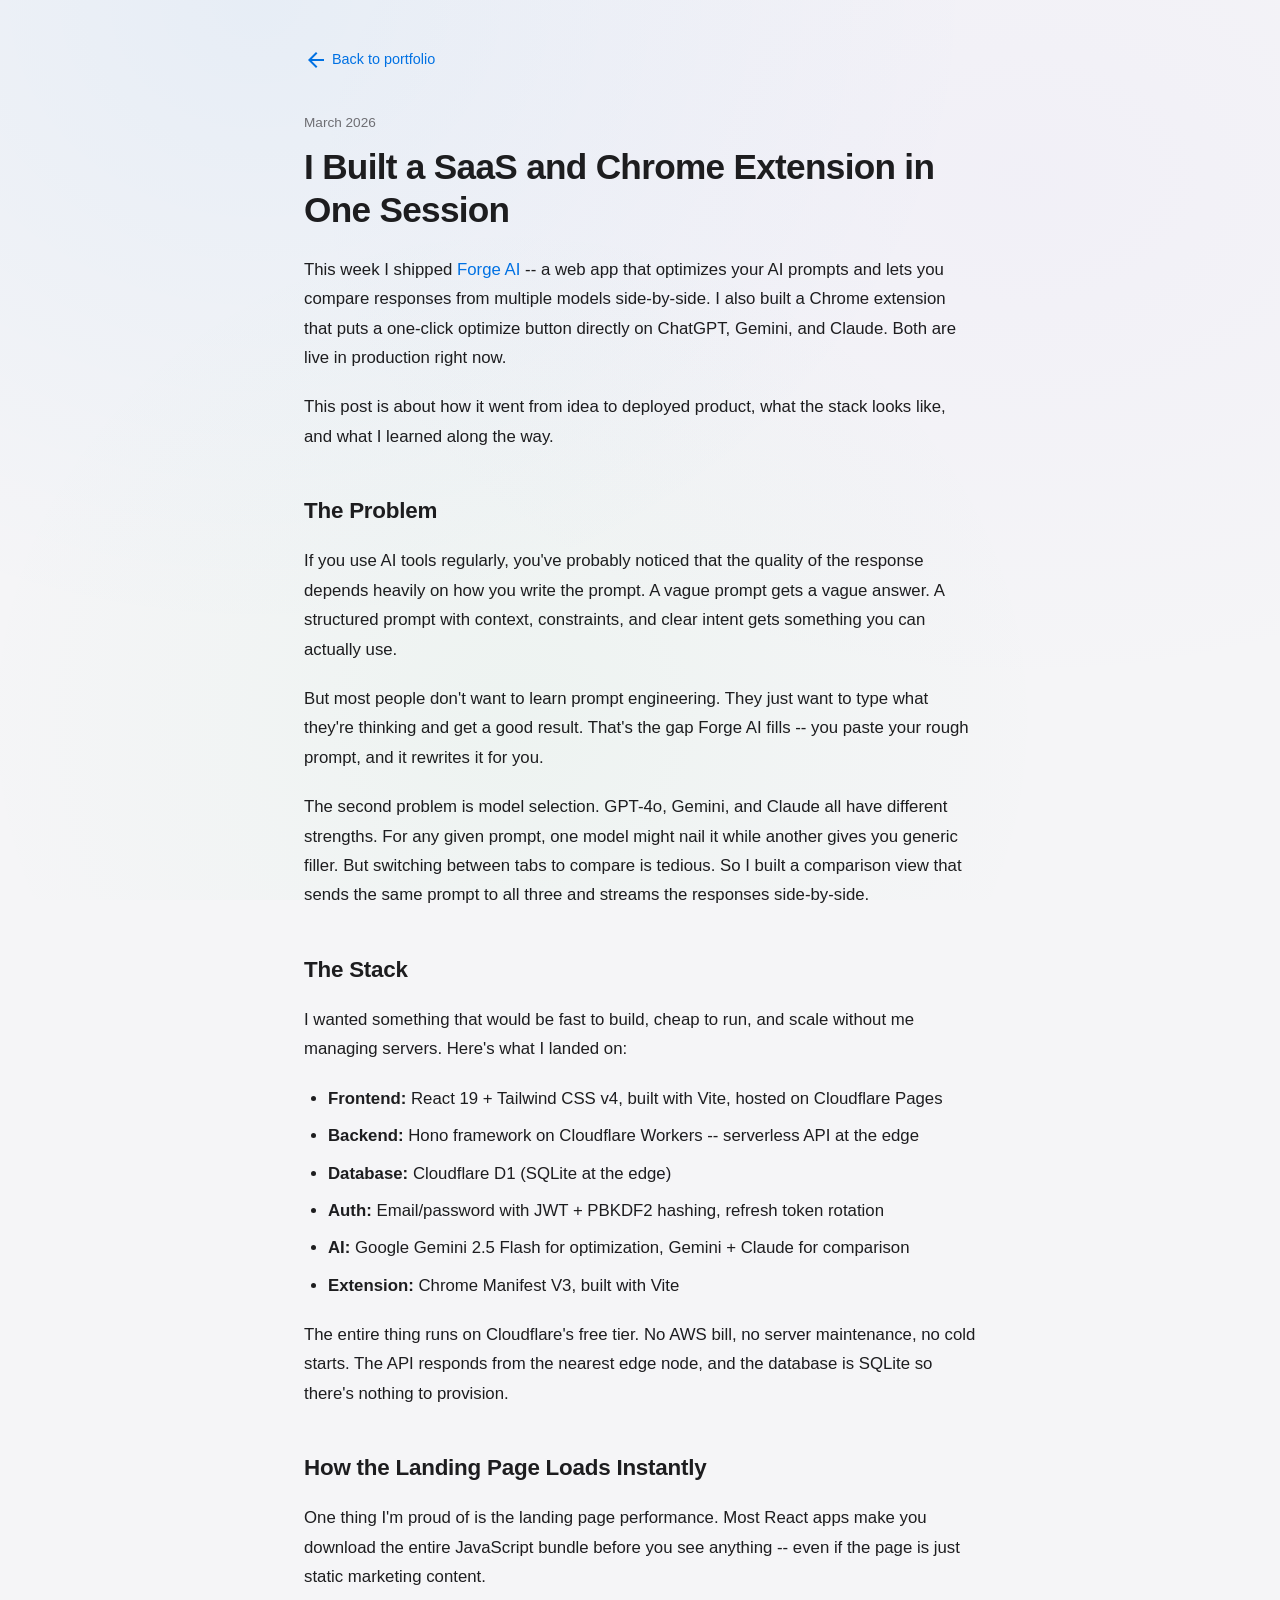
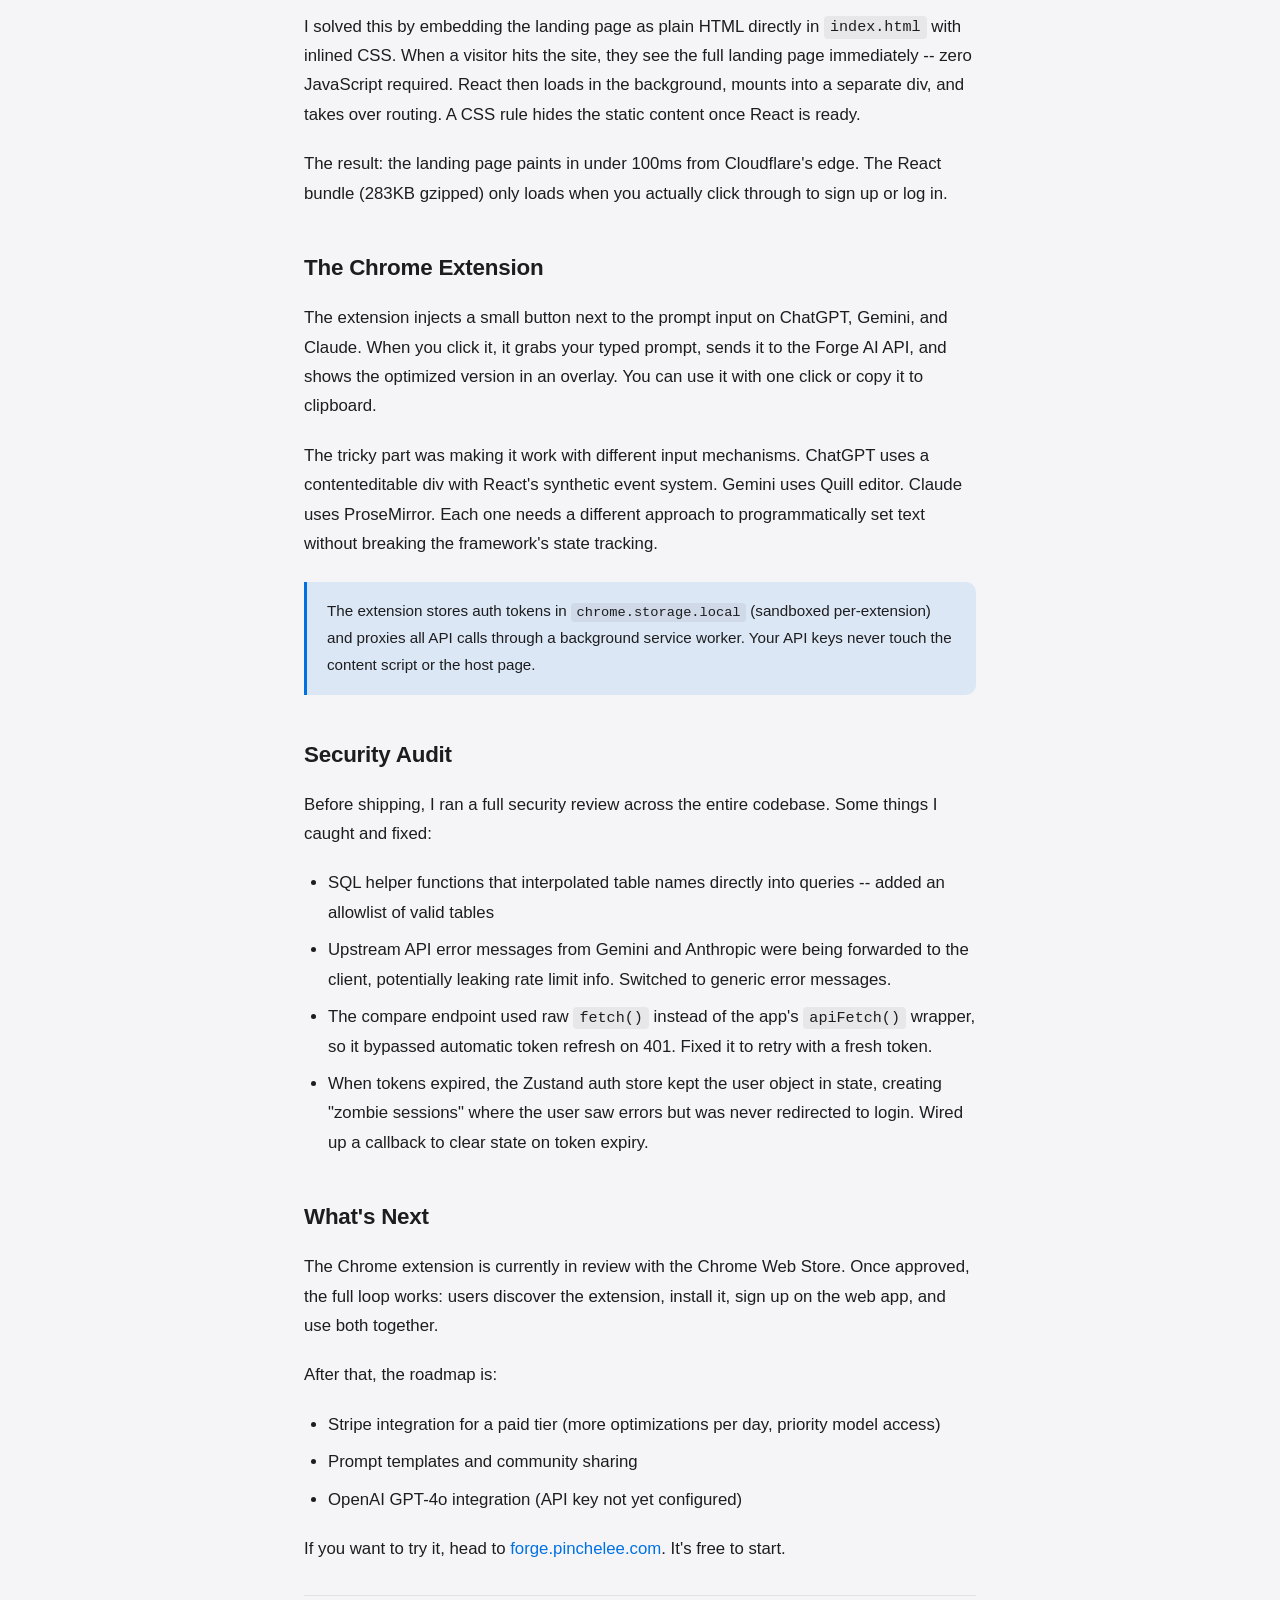
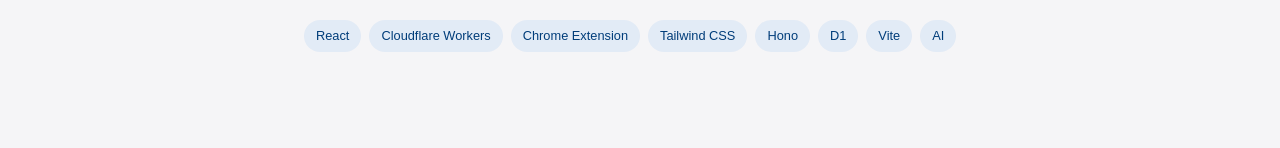
<file: blog/forge-ai-launch.html>
<!DOCTYPE html>
<html lang="en">
<head>
    <meta charset="UTF-8">
    <meta name="viewport" content="width=device-width, initial-scale=1.0">
    <title>I Built a SaaS and Chrome Extension in One Session - Robert Monterroso</title>
    <meta name="description" content="How I shipped Forge AI - a prompt optimizer web app and Chrome extension - from zero to production on Cloudflare in a single build session.">
    <link rel="preconnect" href="https://fonts.googleapis.com">
    <link rel="preconnect" href="https://fonts.gstatic.com" crossorigin>
    <link href="https://fonts.googleapis.com/css2?family=Roboto:wght@300;400;500;700&display=swap" rel="stylesheet">
    <link href="https://fonts.googleapis.com/css2?family=Material+Symbols+Outlined:opsz,wght,FILL,GRAD@20..48,100..700,0..1,-50..200&display=swap" rel="stylesheet">
    <link rel="stylesheet" href="../style.css">
    <style>
        .blog-post { max-width: 720px; margin: 0 auto; padding: 3rem 1.5rem 6rem; }
        .blog-post-back { display: inline-flex; align-items: center; gap: 0.25rem; color: var(--primary); font-size: 0.9rem; font-weight: 500; text-decoration: none; margin-bottom: 2.5rem; }
        .blog-post-back:hover { text-decoration: underline; }
        .blog-post-date { font-size: 0.85rem; color: var(--on-surface-muted); margin-bottom: 0.75rem; }
        .blog-post-title { font-size: 2.2rem; font-weight: 700; line-height: 1.2; letter-spacing: -0.02em; color: var(--on-surface); margin-bottom: 1.5rem; }
        .blog-post-hero { width: 100%; border-radius: var(--radius-sm); margin-bottom: 2rem; box-shadow: var(--elevation-2); }
        .blog-post-body { font-size: 1.05rem; line-height: 1.75; color: var(--on-surface); }
        .blog-post-body h2 { font-size: 1.4rem; font-weight: 600; margin: 2.5rem 0 1rem; letter-spacing: -0.01em; }
        .blog-post-body p { margin-bottom: 1.25rem; }
        .blog-post-body ul { margin: 0 0 1.25rem 1.5rem; }
        .blog-post-body li { margin-bottom: 0.5rem; }
        .blog-post-body a { color: var(--primary); text-decoration: none; }
        .blog-post-body a:hover { text-decoration: underline; }
        .blog-post-body strong { font-weight: 600; }
        .blog-post-body .callout {
            background: var(--primary-soft);
            border-left: 3px solid var(--primary);
            padding: 1rem 1.25rem;
            border-radius: 0 var(--radius-xs) var(--radius-xs) 0;
            margin: 1.5rem 0;
            font-size: 0.95rem;
        }
        .blog-post-body code {
            background: rgba(0,0,0,0.06);
            padding: 0.15em 0.4em;
            border-radius: 4px;
            font-size: 0.9em;
            font-family: 'SF Mono', 'Fira Code', monospace;
        }
        .blog-post-tags { display: flex; gap: 0.5rem; flex-wrap: wrap; margin-top: 2rem; padding-top: 1.5rem; border-top: 1px solid var(--outline); }
        .blog-post-tags span {
            font-size: 0.8rem;
            padding: 0.3rem 0.75rem;
            background: var(--primary-container);
            color: var(--on-primary-container);
            border-radius: 999px;
            font-weight: 500;
        }
        @media (max-width: 640px) {
            .blog-post-title { font-size: 1.6rem; }
            .blog-post-body { font-size: 1rem; }
        }
    </style>
</head>
<body>
    <article class="blog-post">
        <a href="../index.html#blog" class="blog-post-back">
            <span class="material-symbols-outlined" aria-hidden="true">arrow_back</span>
            Back to portfolio
        </a>

        <p class="blog-post-date">March 2026</p>
        <h1 class="blog-post-title">I Built a SaaS and Chrome Extension in One Session</h1>

        <div class="blog-post-body">
            <p>This week I shipped <a href="https://forge.pinchelee.com">Forge AI</a> -- a web app that optimizes your AI prompts and lets you compare responses from multiple models side-by-side. I also built a Chrome extension that puts a one-click optimize button directly on ChatGPT, Gemini, and Claude. Both are live in production right now.</p>

            <p>This post is about how it went from idea to deployed product, what the stack looks like, and what I learned along the way.</p>

            <h2>The Problem</h2>

            <p>If you use AI tools regularly, you've probably noticed that the quality of the response depends heavily on how you write the prompt. A vague prompt gets a vague answer. A structured prompt with context, constraints, and clear intent gets something you can actually use.</p>

            <p>But most people don't want to learn prompt engineering. They just want to type what they're thinking and get a good result. That's the gap Forge AI fills -- you paste your rough prompt, and it rewrites it for you.</p>

            <p>The second problem is model selection. GPT-4o, Gemini, and Claude all have different strengths. For any given prompt, one model might nail it while another gives you generic filler. But switching between tabs to compare is tedious. So I built a comparison view that sends the same prompt to all three and streams the responses side-by-side.</p>

            <h2>The Stack</h2>

            <p>I wanted something that would be fast to build, cheap to run, and scale without me managing servers. Here's what I landed on:</p>

            <ul>
                <li><strong>Frontend:</strong> React 19 + Tailwind CSS v4, built with Vite, hosted on Cloudflare Pages</li>
                <li><strong>Backend:</strong> Hono framework on Cloudflare Workers -- serverless API at the edge</li>
                <li><strong>Database:</strong> Cloudflare D1 (SQLite at the edge)</li>
                <li><strong>Auth:</strong> Email/password with JWT + PBKDF2 hashing, refresh token rotation</li>
                <li><strong>AI:</strong> Google Gemini 2.5 Flash for optimization, Gemini + Claude for comparison</li>
                <li><strong>Extension:</strong> Chrome Manifest V3, built with Vite</li>
            </ul>

            <p>The entire thing runs on Cloudflare's free tier. No AWS bill, no server maintenance, no cold starts. The API responds from the nearest edge node, and the database is SQLite so there's nothing to provision.</p>

            <h2>How the Landing Page Loads Instantly</h2>

            <p>One thing I'm proud of is the landing page performance. Most React apps make you download the entire JavaScript bundle before you see anything -- even if the page is just static marketing content.</p>

            <p>I solved this by embedding the landing page as plain HTML directly in <code>index.html</code> with inlined CSS. When a visitor hits the site, they see the full landing page immediately -- zero JavaScript required. React then loads in the background, mounts into a separate div, and takes over routing. A CSS rule hides the static content once React is ready.</p>

            <p>The result: the landing page paints in under 100ms from Cloudflare's edge. The React bundle (283KB gzipped) only loads when you actually click through to sign up or log in.</p>

            <h2>The Chrome Extension</h2>

            <p>The extension injects a small button next to the prompt input on ChatGPT, Gemini, and Claude. When you click it, it grabs your typed prompt, sends it to the Forge AI API, and shows the optimized version in an overlay. You can use it with one click or copy it to clipboard.</p>

            <p>The tricky part was making it work with different input mechanisms. ChatGPT uses a contenteditable div with React's synthetic event system. Gemini uses Quill editor. Claude uses ProseMirror. Each one needs a different approach to programmatically set text without breaking the framework's state tracking.</p>

            <div class="callout">
                The extension stores auth tokens in <code>chrome.storage.local</code> (sandboxed per-extension) and proxies all API calls through a background service worker. Your API keys never touch the content script or the host page.
            </div>

            <h2>Security Audit</h2>

            <p>Before shipping, I ran a full security review across the entire codebase. Some things I caught and fixed:</p>

            <ul>
                <li>SQL helper functions that interpolated table names directly into queries -- added an allowlist of valid tables</li>
                <li>Upstream API error messages from Gemini and Anthropic were being forwarded to the client, potentially leaking rate limit info. Switched to generic error messages.</li>
                <li>The compare endpoint used raw <code>fetch()</code> instead of the app's <code>apiFetch()</code> wrapper, so it bypassed automatic token refresh on 401. Fixed it to retry with a fresh token.</li>
                <li>When tokens expired, the Zustand auth store kept the user object in state, creating "zombie sessions" where the user saw errors but was never redirected to login. Wired up a callback to clear state on token expiry.</li>
            </ul>

            <h2>What's Next</h2>

            <p>The Chrome extension is currently in review with the Chrome Web Store. Once approved, the full loop works: users discover the extension, install it, sign up on the web app, and use both together.</p>

            <p>After that, the roadmap is:</p>

            <ul>
                <li>Stripe integration for a paid tier (more optimizations per day, priority model access)</li>
                <li>Prompt templates and community sharing</li>
                <li>OpenAI GPT-4o integration (API key not yet configured)</li>
            </ul>

            <p>If you want to try it, head to <a href="https://forge.pinchelee.com">forge.pinchelee.com</a>. It's free to start.</p>

            <div class="blog-post-tags">
                <span>React</span>
                <span>Cloudflare Workers</span>
                <span>Chrome Extension</span>
                <span>Tailwind CSS</span>
                <span>Hono</span>
                <span>D1</span>
                <span>Vite</span>
                <span>AI</span>
            </div>
        </div>
    </article>
</body>
</html>
</file>
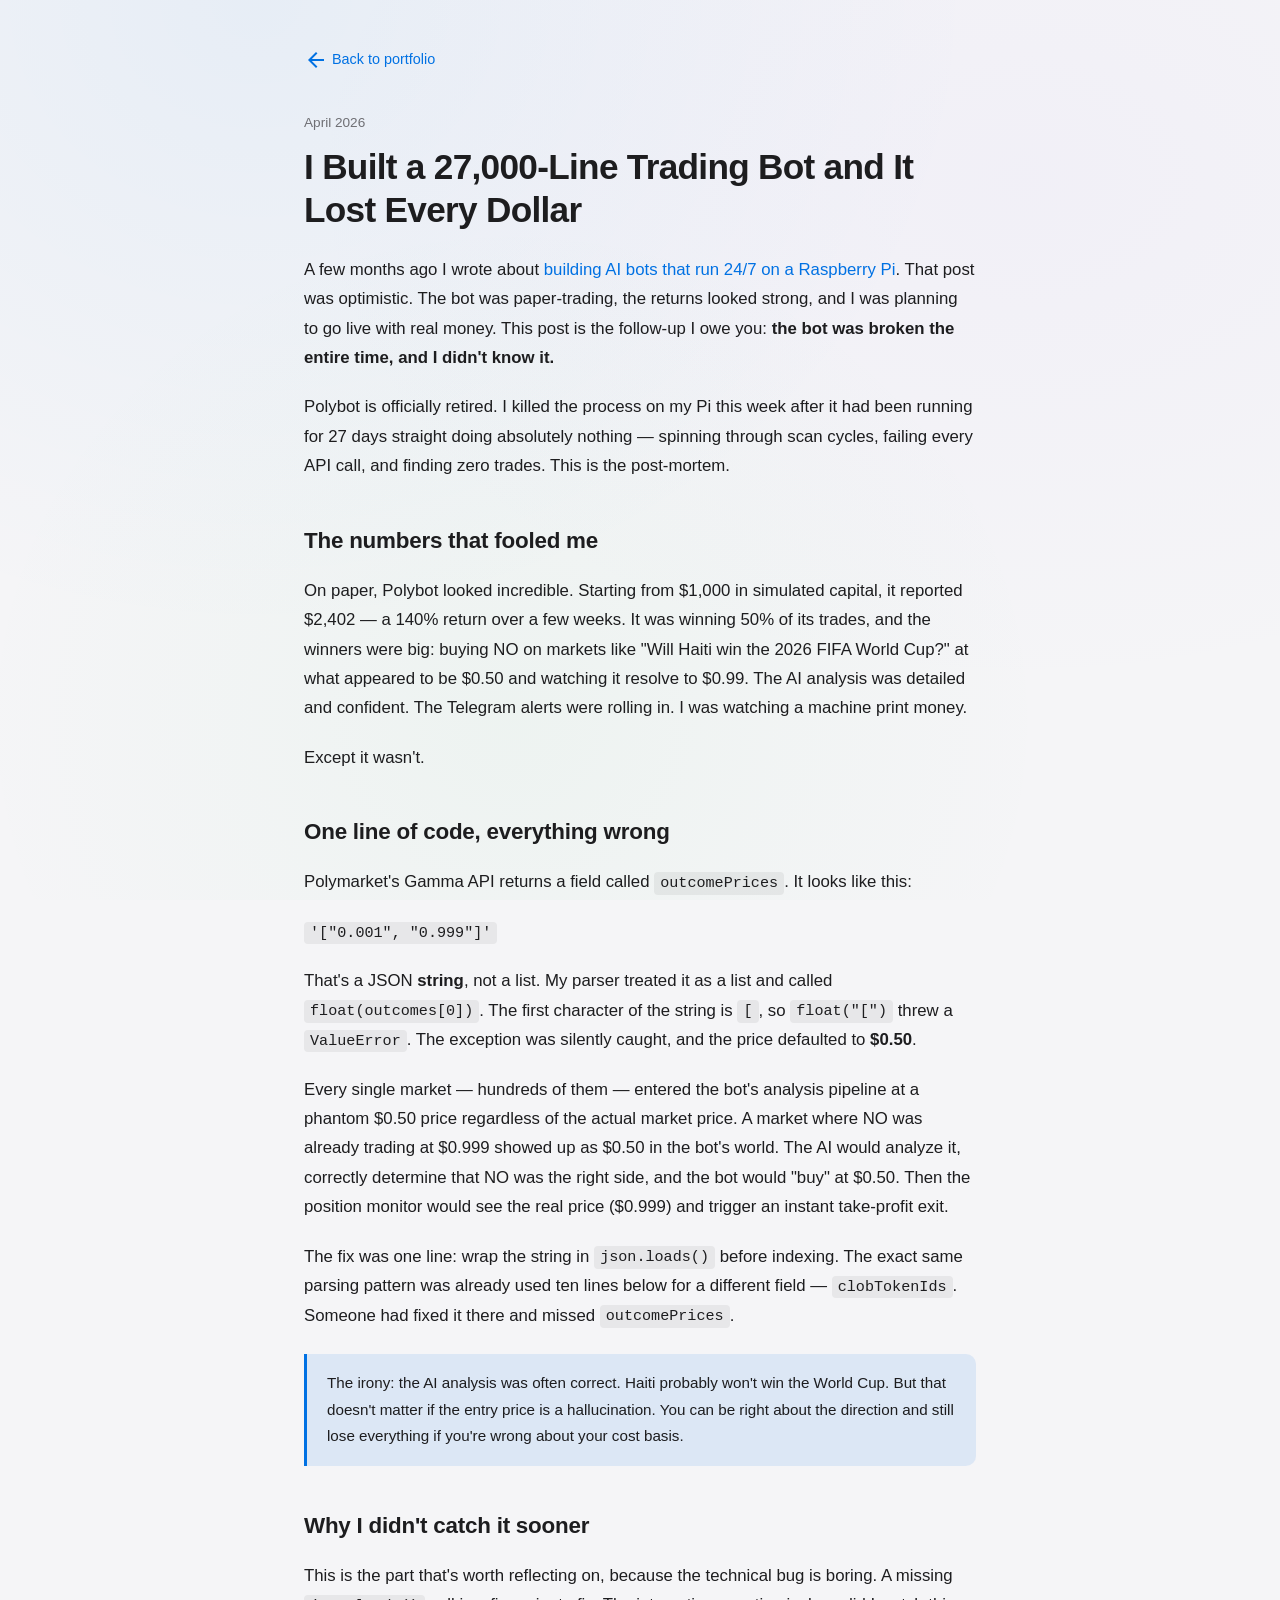
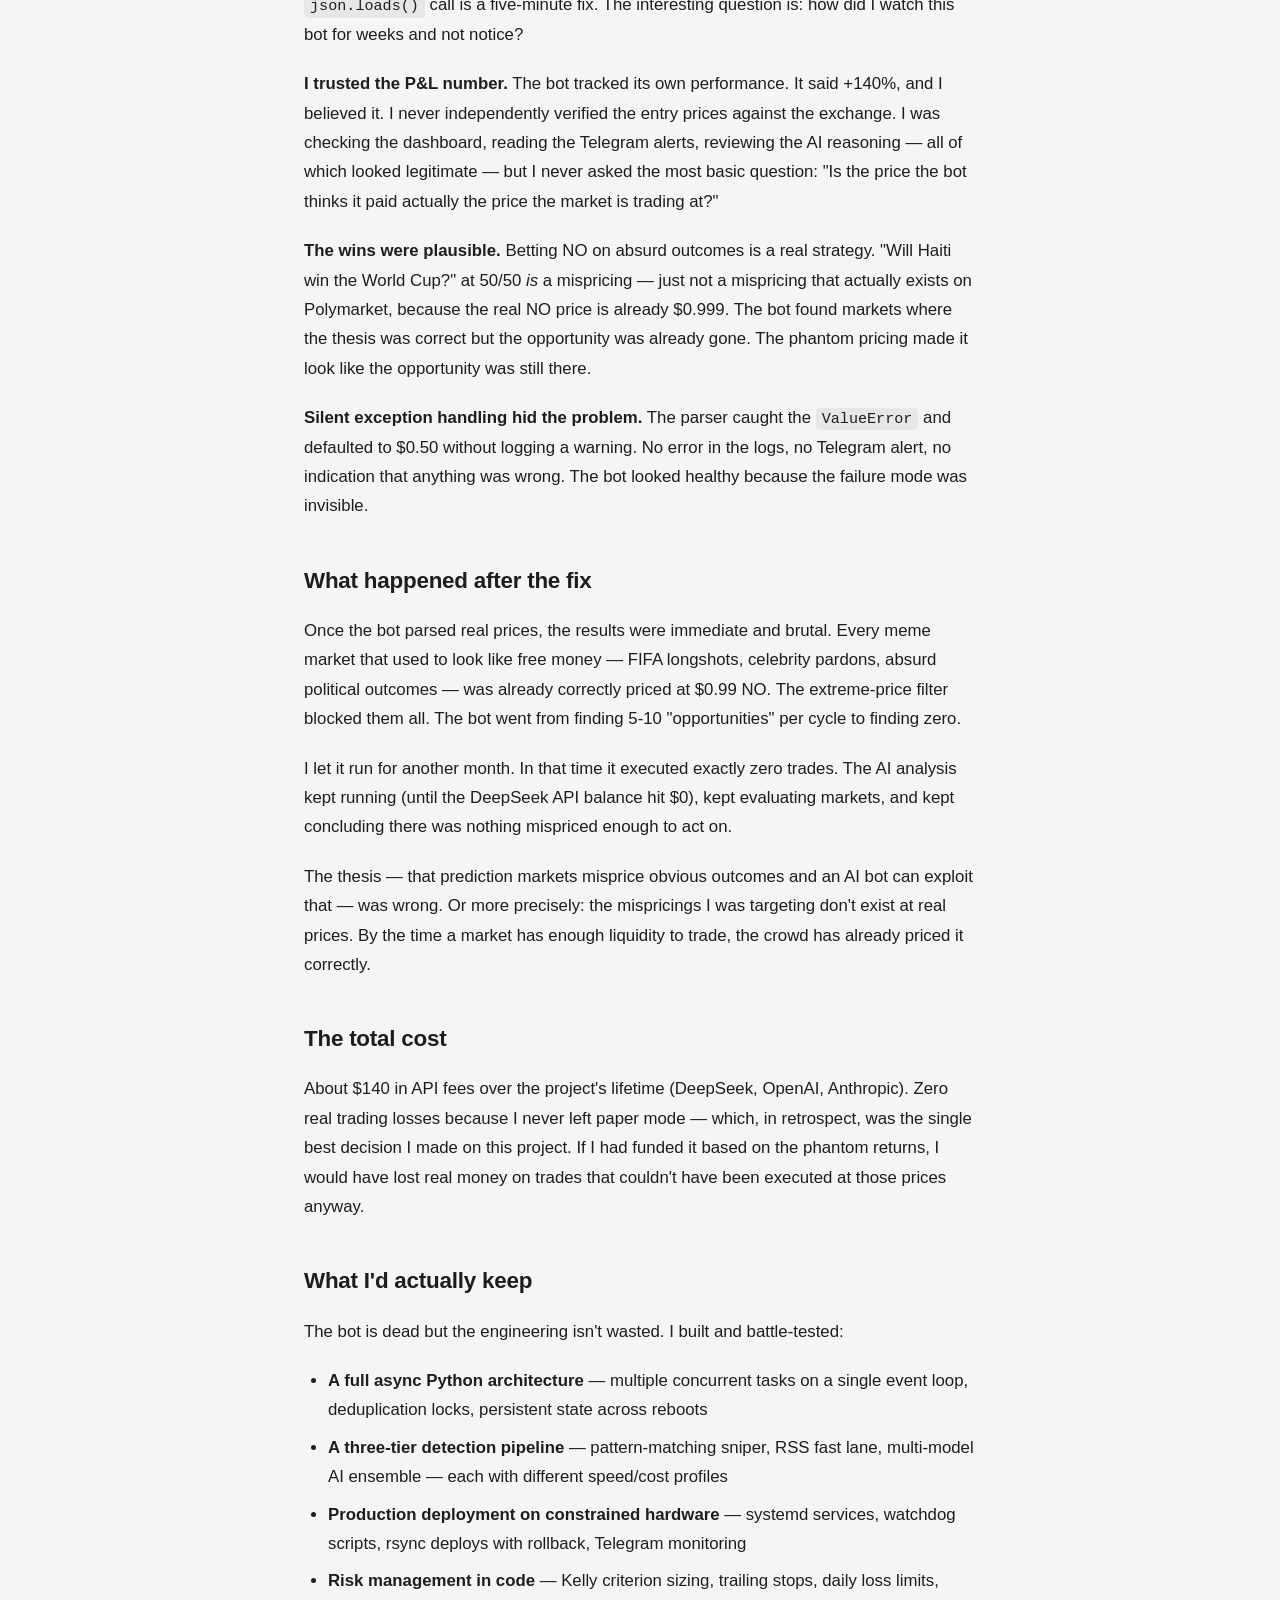
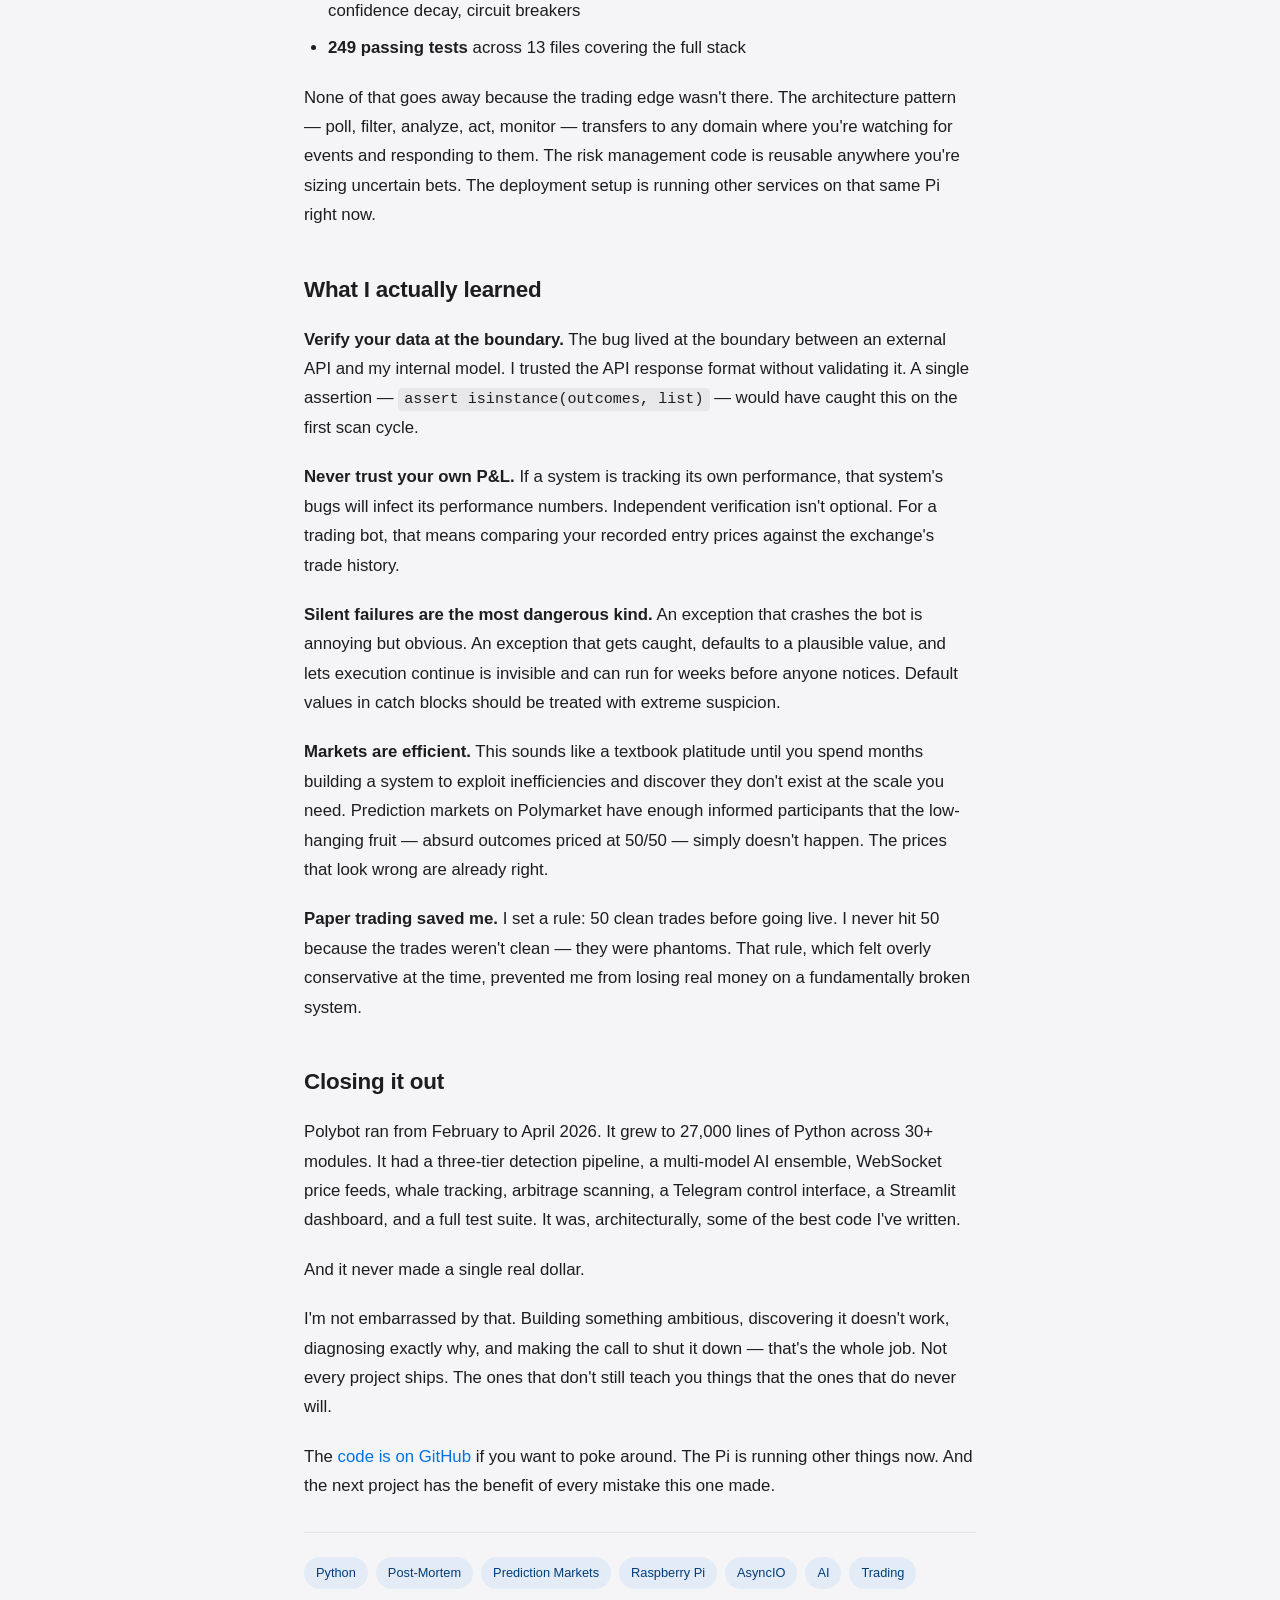
<file: blog/i-built-a-trading-bot-and-it-lost.html>
<!DOCTYPE html>
<html lang="en">
<head>
    <meta charset="UTF-8">
    <meta name="viewport" content="width=device-width, initial-scale=1.0">
    <title>I Built a 27K-Line Trading Bot and It Lost Every Dollar - Robert Monterroso</title>
    <meta name="description" content="A post-mortem on Polybot — an AI prediction-market trading bot that ran for months on a Raspberry Pi, reported 140% returns, and turned out to be completely wrong.">
    <link rel="preconnect" href="https://fonts.googleapis.com">
    <link rel="preconnect" href="https://fonts.gstatic.com" crossorigin>
    <link href="https://fonts.googleapis.com/css2?family=Roboto:wght@300;400;500;700&display=swap" rel="stylesheet">
    <link href="https://fonts.googleapis.com/css2?family=Material+Symbols+Outlined:opsz,wght,FILL,GRAD@20..48,100..700,0..1,-50..200&display=swap" rel="stylesheet">
    <link rel="stylesheet" href="../style.css">
    <style>
        .blog-post { max-width: 720px; margin: 0 auto; padding: 3rem 1.5rem 6rem; }
        .blog-post-back { display: inline-flex; align-items: center; gap: 0.25rem; color: var(--primary); font-size: 0.9rem; font-weight: 500; text-decoration: none; margin-bottom: 2.5rem; }
        .blog-post-back:hover { text-decoration: underline; }
        .blog-post-date { font-size: 0.85rem; color: var(--on-surface-muted); margin-bottom: 0.75rem; }
        .blog-post-title { font-size: 2.2rem; font-weight: 700; line-height: 1.2; letter-spacing: -0.02em; color: var(--on-surface); margin-bottom: 1.5rem; }
        .blog-post-hero { width: 100%; border-radius: var(--radius-sm); margin-bottom: 2rem; box-shadow: var(--elevation-2); }
        .blog-post-body { font-size: 1.05rem; line-height: 1.75; color: var(--on-surface); }
        .blog-post-body h2 { font-size: 1.4rem; font-weight: 600; margin: 2.5rem 0 1rem; letter-spacing: -0.01em; }
        .blog-post-body p { margin-bottom: 1.25rem; }
        .blog-post-body ul { margin: 0 0 1.25rem 1.5rem; }
        .blog-post-body li { margin-bottom: 0.5rem; }
        .blog-post-body a { color: var(--primary); text-decoration: none; }
        .blog-post-body a:hover { text-decoration: underline; }
        .blog-post-body strong { font-weight: 600; }
        .blog-post-body .callout {
            background: var(--primary-soft);
            border-left: 3px solid var(--primary);
            padding: 1rem 1.25rem;
            border-radius: 0 var(--radius-xs) var(--radius-xs) 0;
            margin: 1.5rem 0;
            font-size: 0.95rem;
        }
        .blog-post-body code {
            background: rgba(0,0,0,0.06);
            padding: 0.15em 0.4em;
            border-radius: 4px;
            font-size: 0.9em;
            font-family: 'SF Mono', 'Fira Code', monospace;
        }
        .blog-post-tags { display: flex; gap: 0.5rem; flex-wrap: wrap; margin-top: 2rem; padding-top: 1.5rem; border-top: 1px solid var(--outline); }
        .blog-post-tags span {
            font-size: 0.8rem;
            padding: 0.3rem 0.75rem;
            background: var(--primary-container);
            color: var(--on-primary-container);
            border-radius: 999px;
            font-weight: 500;
        }
        @media (max-width: 640px) {
            .blog-post-title { font-size: 1.6rem; }
            .blog-post-body { font-size: 1rem; }
        }
    </style>
</head>
<body>
    <article class="blog-post">
        <a href="../index.html#blog" class="blog-post-back">
            <span class="material-symbols-outlined" aria-hidden="true">arrow_back</span>
            Back to portfolio
        </a>

        <p class="blog-post-date">April 2026</p>
        <h1 class="blog-post-title">I Built a 27,000-Line Trading Bot and It Lost Every Dollar</h1>

        <div class="blog-post-body">
            <p>A few months ago I wrote about <a href="ai-bots-on-a-raspberry-pi.html">building AI bots that run 24/7 on a Raspberry Pi</a>. That post was optimistic. The bot was paper-trading, the returns looked strong, and I was planning to go live with real money. This post is the follow-up I owe you: <strong>the bot was broken the entire time, and I didn't know it.</strong></p>

            <p>Polybot is officially retired. I killed the process on my Pi this week after it had been running for 27 days straight doing absolutely nothing — spinning through scan cycles, failing every API call, and finding zero trades. This is the post-mortem.</p>

            <h2>The numbers that fooled me</h2>

            <p>On paper, Polybot looked incredible. Starting from $1,000 in simulated capital, it reported $2,402 — a 140% return over a few weeks. It was winning 50% of its trades, and the winners were big: buying NO on markets like "Will Haiti win the 2026 FIFA World Cup?" at what appeared to be $0.50 and watching it resolve to $0.99. The AI analysis was detailed and confident. The Telegram alerts were rolling in. I was watching a machine print money.</p>

            <p>Except it wasn't.</p>

            <h2>One line of code, everything wrong</h2>

            <p>Polymarket's Gamma API returns a field called <code>outcomePrices</code>. It looks like this:</p>

            <p><code>'["0.001", "0.999"]'</code></p>

            <p>That's a JSON <strong>string</strong>, not a list. My parser treated it as a list and called <code>float(outcomes[0])</code>. The first character of the string is <code>[</code>, so <code>float("[")</code> threw a <code>ValueError</code>. The exception was silently caught, and the price defaulted to <strong>$0.50</strong>.</p>

            <p>Every single market — hundreds of them — entered the bot's analysis pipeline at a phantom $0.50 price regardless of the actual market price. A market where NO was already trading at $0.999 showed up as $0.50 in the bot's world. The AI would analyze it, correctly determine that NO was the right side, and the bot would "buy" at $0.50. Then the position monitor would see the real price ($0.999) and trigger an instant take-profit exit.</p>

            <p>The fix was one line: wrap the string in <code>json.loads()</code> before indexing. The exact same parsing pattern was already used ten lines below for a different field — <code>clobTokenIds</code>. Someone had fixed it there and missed <code>outcomePrices</code>.</p>

            <div class="callout">
                The irony: the AI analysis was often correct. Haiti probably won't win the World Cup. But that doesn't matter if the entry price is a hallucination. You can be right about the direction and still lose everything if you're wrong about your cost basis.
            </div>

            <h2>Why I didn't catch it sooner</h2>

            <p>This is the part that's worth reflecting on, because the technical bug is boring. A missing <code>json.loads()</code> call is a five-minute fix. The interesting question is: how did I watch this bot for weeks and not notice?</p>

            <p><strong>I trusted the P&L number.</strong> The bot tracked its own performance. It said +140%, and I believed it. I never independently verified the entry prices against the exchange. I was checking the dashboard, reading the Telegram alerts, reviewing the AI reasoning — all of which looked legitimate — but I never asked the most basic question: "Is the price the bot thinks it paid actually the price the market is trading at?"</p>

            <p><strong>The wins were plausible.</strong> Betting NO on absurd outcomes is a real strategy. "Will Haiti win the World Cup?" at 50/50 <em>is</em> a mispricing — just not a mispricing that actually exists on Polymarket, because the real NO price is already $0.999. The bot found markets where the thesis was correct but the opportunity was already gone. The phantom pricing made it look like the opportunity was still there.</p>

            <p><strong>Silent exception handling hid the problem.</strong> The parser caught the <code>ValueError</code> and defaulted to $0.50 without logging a warning. No error in the logs, no Telegram alert, no indication that anything was wrong. The bot looked healthy because the failure mode was invisible.</p>

            <h2>What happened after the fix</h2>

            <p>Once the bot parsed real prices, the results were immediate and brutal. Every meme market that used to look like free money — FIFA longshots, celebrity pardons, absurd political outcomes — was already correctly priced at $0.99 NO. The extreme-price filter blocked them all. The bot went from finding 5-10 "opportunities" per cycle to finding zero.</p>

            <p>I let it run for another month. In that time it executed exactly zero trades. The AI analysis kept running (until the DeepSeek API balance hit $0), kept evaluating markets, and kept concluding there was nothing mispriced enough to act on.</p>

            <p>The thesis — that prediction markets misprice obvious outcomes and an AI bot can exploit that — was wrong. Or more precisely: the mispricings I was targeting don't exist at real prices. By the time a market has enough liquidity to trade, the crowd has already priced it correctly.</p>

            <h2>The total cost</h2>

            <p>About $140 in API fees over the project's lifetime (DeepSeek, OpenAI, Anthropic). Zero real trading losses because I never left paper mode — which, in retrospect, was the single best decision I made on this project. If I had funded it based on the phantom returns, I would have lost real money on trades that couldn't have been executed at those prices anyway.</p>

            <h2>What I'd actually keep</h2>

            <p>The bot is dead but the engineering isn't wasted. I built and battle-tested:</p>

            <ul>
                <li><strong>A full async Python architecture</strong> — multiple concurrent tasks on a single event loop, deduplication locks, persistent state across reboots</li>
                <li><strong>A three-tier detection pipeline</strong> — pattern-matching sniper, RSS fast lane, multi-model AI ensemble — each with different speed/cost profiles</li>
                <li><strong>Production deployment on constrained hardware</strong> — systemd services, watchdog scripts, rsync deploys with rollback, Telegram monitoring</li>
                <li><strong>Risk management in code</strong> — Kelly criterion sizing, trailing stops, daily loss limits, confidence decay, circuit breakers</li>
                <li><strong>249 passing tests</strong> across 13 files covering the full stack</li>
            </ul>

            <p>None of that goes away because the trading edge wasn't there. The architecture pattern — poll, filter, analyze, act, monitor — transfers to any domain where you're watching for events and responding to them. The risk management code is reusable anywhere you're sizing uncertain bets. The deployment setup is running other services on that same Pi right now.</p>

            <h2>What I actually learned</h2>

            <p><strong>Verify your data at the boundary.</strong> The bug lived at the boundary between an external API and my internal model. I trusted the API response format without validating it. A single assertion — <code>assert isinstance(outcomes, list)</code> — would have caught this on the first scan cycle.</p>

            <p><strong>Never trust your own P&L.</strong> If a system is tracking its own performance, that system's bugs will infect its performance numbers. Independent verification isn't optional. For a trading bot, that means comparing your recorded entry prices against the exchange's trade history.</p>

            <p><strong>Silent failures are the most dangerous kind.</strong> An exception that crashes the bot is annoying but obvious. An exception that gets caught, defaults to a plausible value, and lets execution continue is invisible and can run for weeks before anyone notices. Default values in catch blocks should be treated with extreme suspicion.</p>

            <p><strong>Markets are efficient.</strong> This sounds like a textbook platitude until you spend months building a system to exploit inefficiencies and discover they don't exist at the scale you need. Prediction markets on Polymarket have enough informed participants that the low-hanging fruit — absurd outcomes priced at 50/50 — simply doesn't happen. The prices that look wrong are already right.</p>

            <p><strong>Paper trading saved me.</strong> I set a rule: 50 clean trades before going live. I never hit 50 because the trades weren't clean — they were phantoms. That rule, which felt overly conservative at the time, prevented me from losing real money on a fundamentally broken system.</p>

            <h2>Closing it out</h2>

            <p>Polybot ran from February to April 2026. It grew to 27,000 lines of Python across 30+ modules. It had a three-tier detection pipeline, a multi-model AI ensemble, WebSocket price feeds, whale tracking, arbitrage scanning, a Telegram control interface, a Streamlit dashboard, and a full test suite. It was, architecturally, some of the best code I've written.</p>

            <p>And it never made a single real dollar.</p>

            <p>I'm not embarrassed by that. Building something ambitious, discovering it doesn't work, diagnosing exactly why, and making the call to shut it down — that's the whole job. Not every project ships. The ones that don't still teach you things that the ones that do never will.</p>

            <p>The <a href="https://github.com/pincheleee/polybot">code is on GitHub</a> if you want to poke around. The Pi is running other things now. And the next project has the benefit of every mistake this one made.</p>

            <div class="blog-post-tags">
                <span>Python</span>
                <span>Post-Mortem</span>
                <span>Prediction Markets</span>
                <span>Raspberry Pi</span>
                <span>AsyncIO</span>
                <span>AI</span>
                <span>Trading</span>
            </div>
        </div>
    </article>
</body>
</html>
</file>
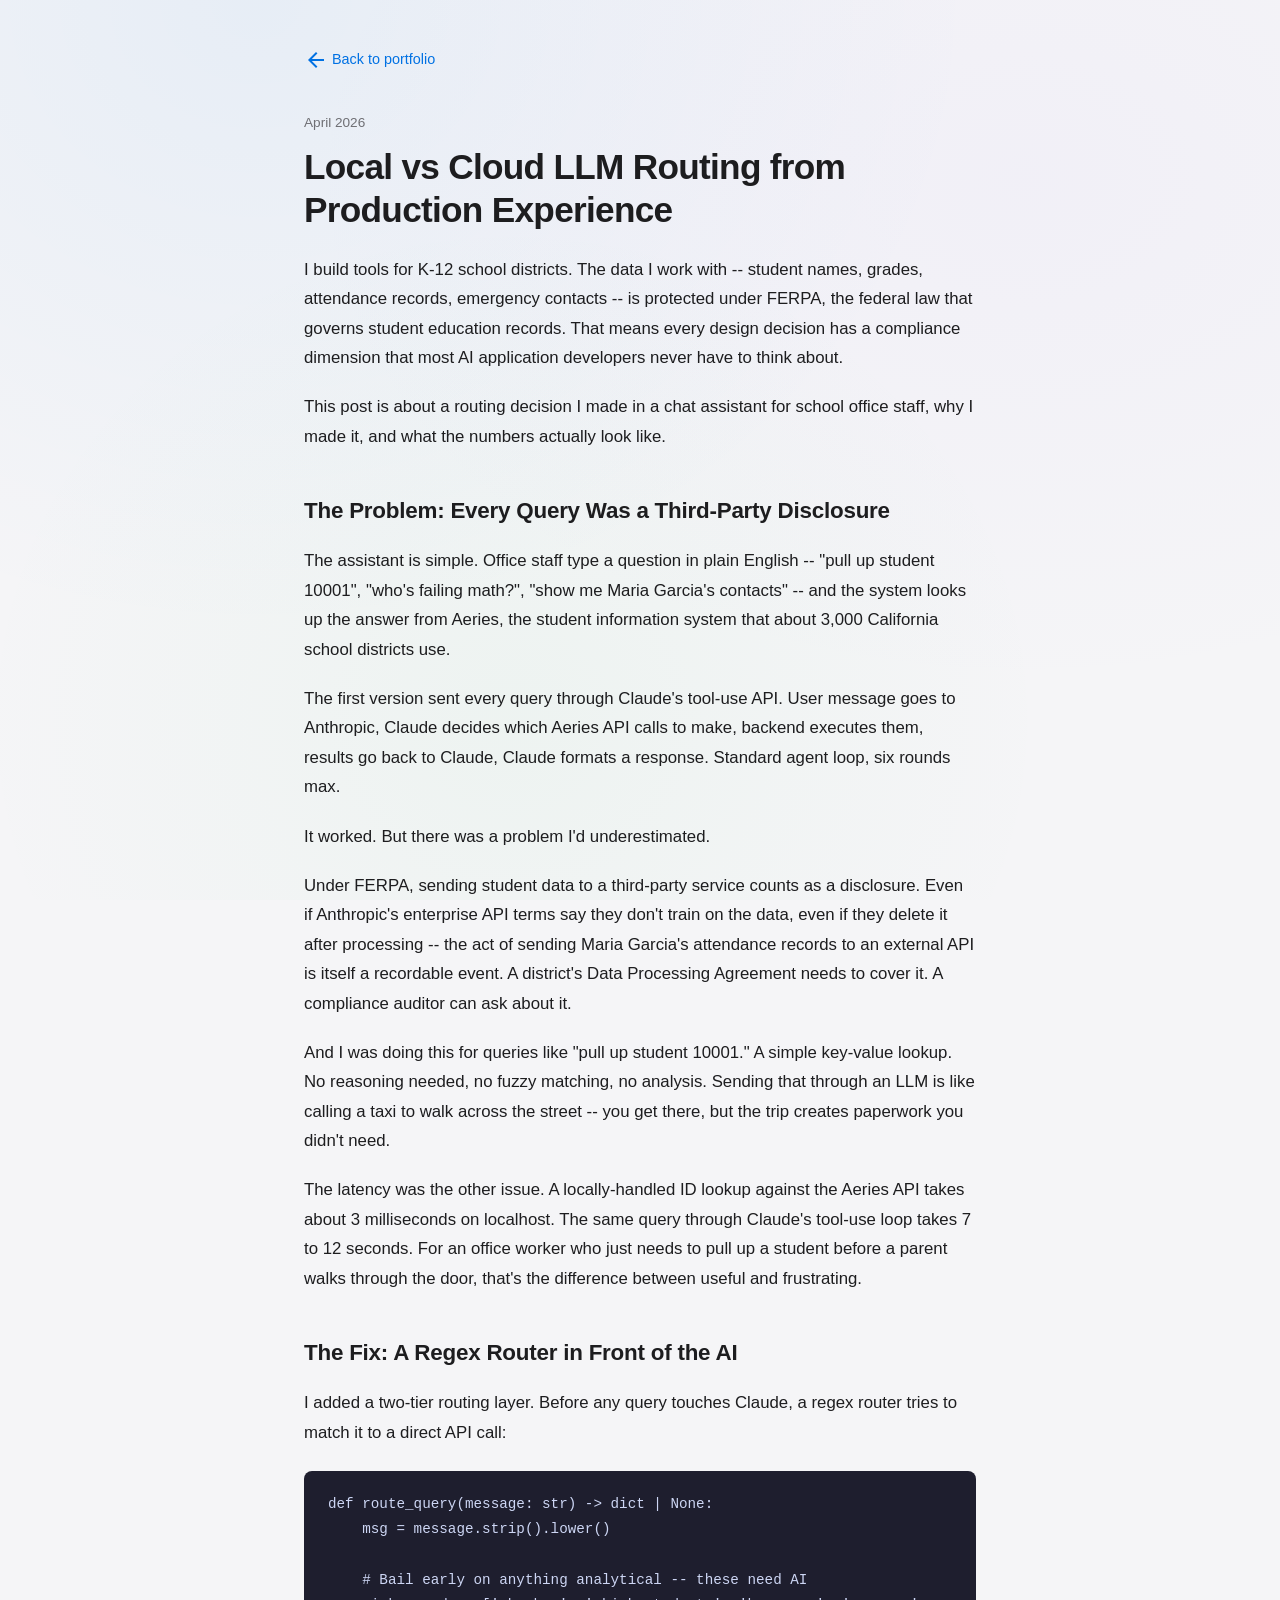
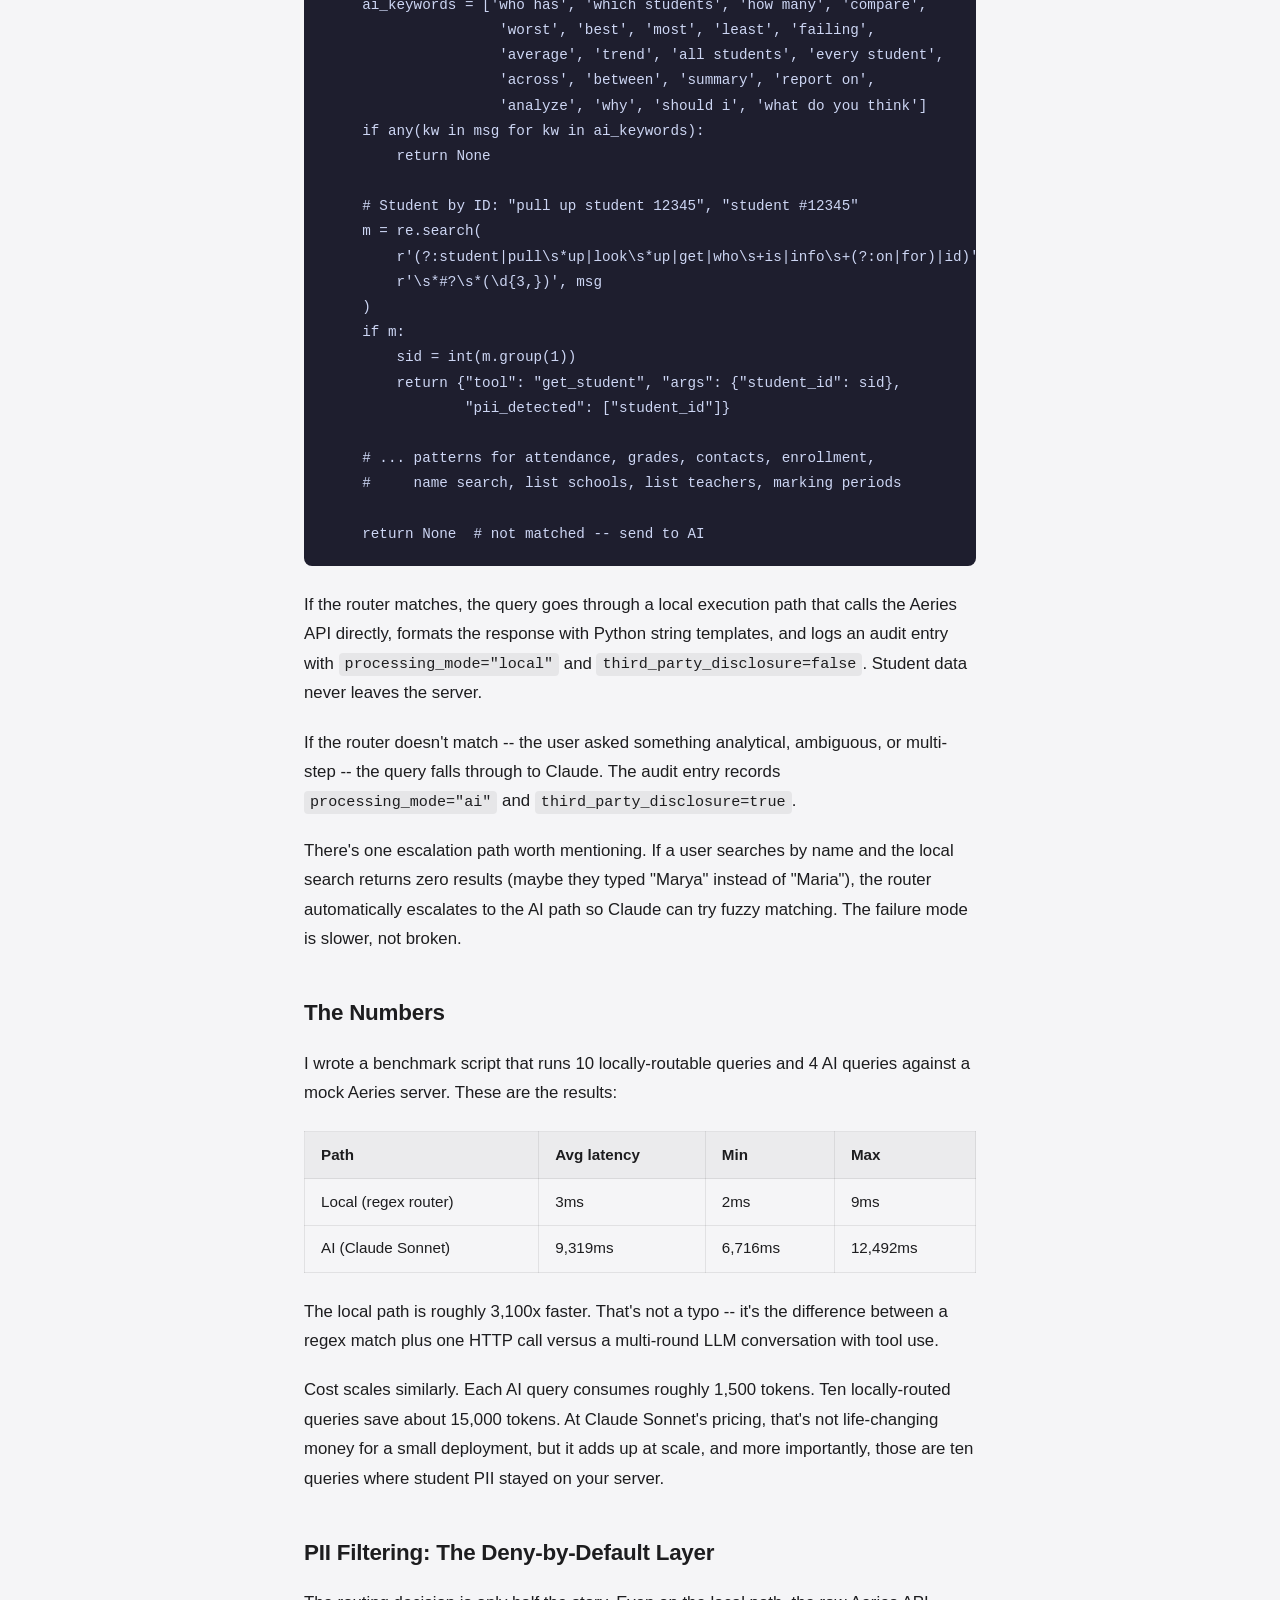
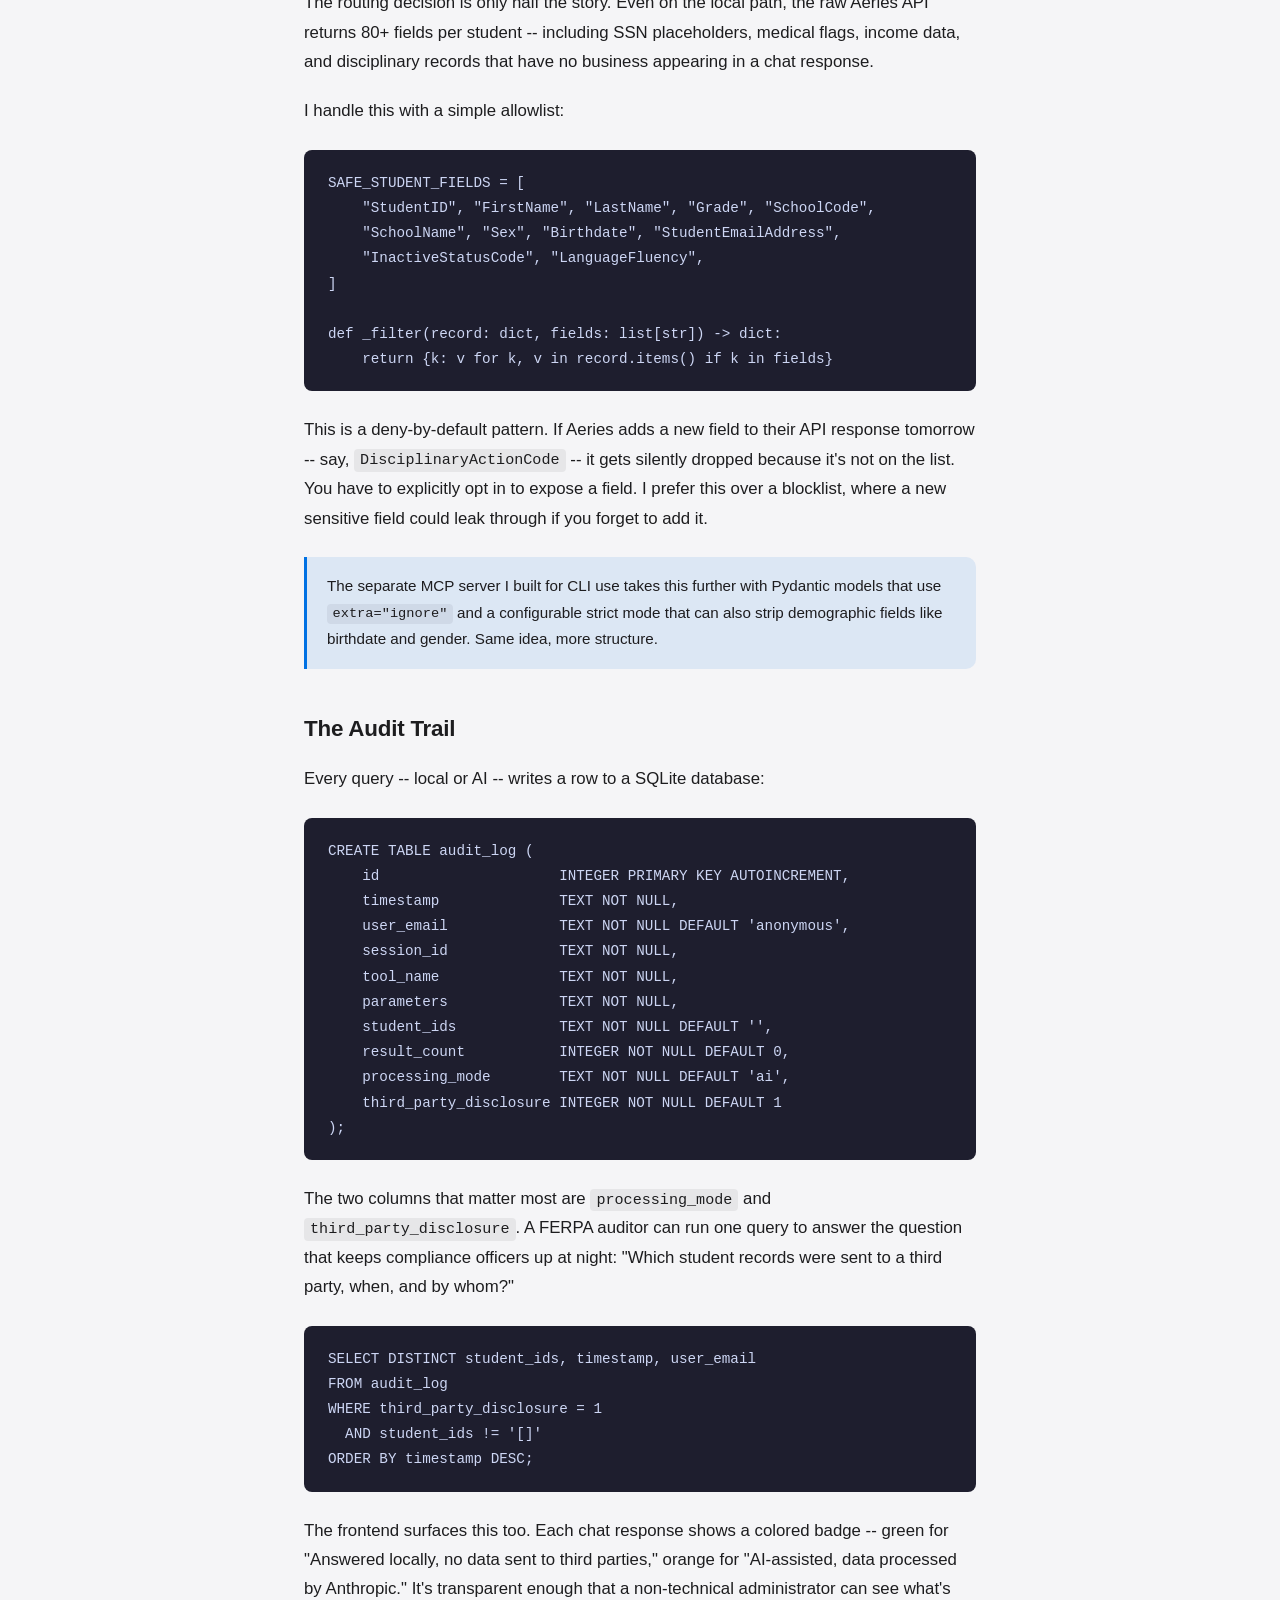
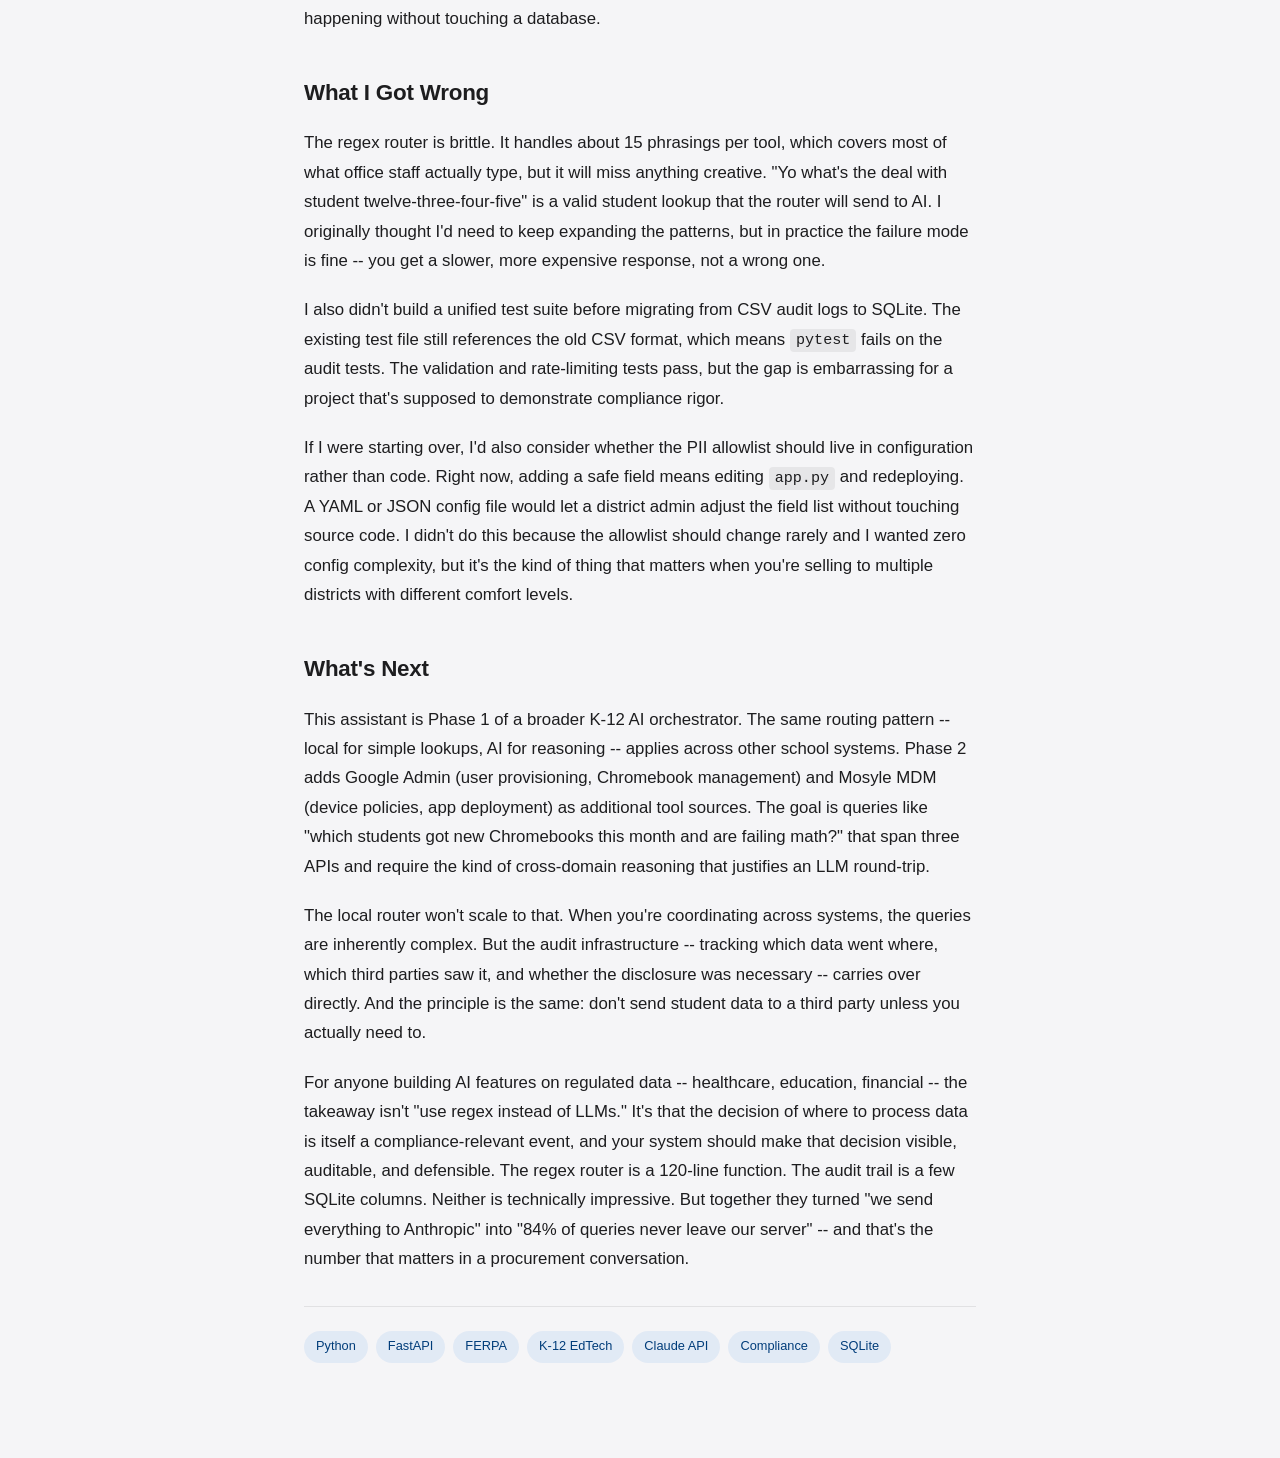
<file: blog/local-vs-cloud-llm-routing.html>
<!DOCTYPE html>
<html lang="en">
<head>
    <meta charset="UTF-8">
    <meta name="viewport" content="width=device-width, initial-scale=1.0">
    <title>Local vs Cloud LLM Routing from Production Experience - Robert Monterroso</title>
    <meta name="description" content="How I built a regex router that keeps 84% of student data queries off the cloud -- reducing FERPA disclosure, cutting latency from 9 seconds to 3 milliseconds, and creating an auditable compliance trail.">
    <link rel="preconnect" href="https://fonts.googleapis.com">
    <link rel="preconnect" href="https://fonts.gstatic.com" crossorigin>
    <link href="https://fonts.googleapis.com/css2?family=Roboto:wght@300;400;500;700&display=swap" rel="stylesheet">
    <link href="https://fonts.googleapis.com/css2?family=Material+Symbols+Outlined:opsz,wght,FILL,GRAD@20..48,100..700,0..1,-50..200&display=swap" rel="stylesheet">
    <link rel="stylesheet" href="../style.css">
    <style>
        .blog-post { max-width: 720px; margin: 0 auto; padding: 3rem 1.5rem 6rem; }
        .blog-post-back { display: inline-flex; align-items: center; gap: 0.25rem; color: var(--primary); font-size: 0.9rem; font-weight: 500; text-decoration: none; margin-bottom: 2.5rem; }
        .blog-post-back:hover { text-decoration: underline; }
        .blog-post-date { font-size: 0.85rem; color: var(--on-surface-muted); margin-bottom: 0.75rem; }
        .blog-post-title { font-size: 2.2rem; font-weight: 700; line-height: 1.2; letter-spacing: -0.02em; color: var(--on-surface); margin-bottom: 1.5rem; }
        .blog-post-hero { width: 100%; border-radius: var(--radius-sm); margin-bottom: 2rem; box-shadow: var(--elevation-2); }
        .blog-post-body { font-size: 1.05rem; line-height: 1.75; color: var(--on-surface); }
        .blog-post-body h2 { font-size: 1.4rem; font-weight: 600; margin: 2.5rem 0 1rem; letter-spacing: -0.01em; }
        .blog-post-body p { margin-bottom: 1.25rem; }
        .blog-post-body ul { margin: 0 0 1.25rem 1.5rem; }
        .blog-post-body li { margin-bottom: 0.5rem; }
        .blog-post-body a { color: var(--primary); text-decoration: none; }
        .blog-post-body a:hover { text-decoration: underline; }
        .blog-post-body strong { font-weight: 600; }
        .blog-post-body .callout {
            background: var(--primary-soft);
            border-left: 3px solid var(--primary);
            padding: 1rem 1.25rem;
            border-radius: 0 var(--radius-xs) var(--radius-xs) 0;
            margin: 1.5rem 0;
            font-size: 0.95rem;
        }
        .blog-post-body code {
            background: rgba(0,0,0,0.06);
            padding: 0.15em 0.4em;
            border-radius: 4px;
            font-size: 0.9em;
            font-family: 'SF Mono', 'Fira Code', monospace;
        }
        .blog-post-body pre {
            background: #1e1e2e;
            color: #cdd6f4;
            padding: 1.25rem 1.5rem;
            border-radius: 8px;
            overflow-x: auto;
            margin: 1.5rem 0;
            line-height: 1.5;
        }
        .blog-post-body pre code {
            background: none;
            padding: 0;
            border-radius: 0;
            font-size: 0.85em;
            color: inherit;
        }
        .blog-post-body table {
            width: 100%;
            border-collapse: collapse;
            margin: 1.5rem 0;
            font-size: 0.95rem;
        }
        .blog-post-body th, .blog-post-body td {
            padding: 0.6rem 1rem;
            border: 1px solid var(--outline, #ddd);
            text-align: left;
        }
        .blog-post-body th {
            background: rgba(0,0,0,0.04);
            font-weight: 600;
        }
        .blog-post-tags { display: flex; gap: 0.5rem; flex-wrap: wrap; margin-top: 2rem; padding-top: 1.5rem; border-top: 1px solid var(--outline); }
        .blog-post-tags span {
            font-size: 0.8rem;
            padding: 0.3rem 0.75rem;
            background: var(--primary-container);
            color: var(--on-primary-container);
            border-radius: 999px;
            font-weight: 500;
        }
        @media (max-width: 640px) {
            .blog-post-title { font-size: 1.6rem; }
            .blog-post-body { font-size: 1rem; }
        }
    </style>
</head>
<body>
    <article class="blog-post">
        <a href="../index.html#blog" class="blog-post-back">
            <span class="material-symbols-outlined" aria-hidden="true">arrow_back</span>
            Back to portfolio
        </a>

        <p class="blog-post-date">April 2026</p>
        <h1 class="blog-post-title">Local vs Cloud LLM Routing from Production Experience</h1>

        <div class="blog-post-body">
            <p>I build tools for K-12 school districts. The data I work with -- student names, grades, attendance records, emergency contacts -- is protected under FERPA, the federal law that governs student education records. That means every design decision has a compliance dimension that most AI application developers never have to think about.</p>

            <p>This post is about a routing decision I made in a chat assistant for school office staff, why I made it, and what the numbers actually look like.</p>

            <h2>The Problem: Every Query Was a Third-Party Disclosure</h2>

            <p>The assistant is simple. Office staff type a question in plain English -- "pull up student 10001", "who's failing math?", "show me Maria Garcia's contacts" -- and the system looks up the answer from Aeries, the student information system that about 3,000 California school districts use.</p>

            <p>The first version sent every query through Claude's tool-use API. User message goes to Anthropic, Claude decides which Aeries API calls to make, backend executes them, results go back to Claude, Claude formats a response. Standard agent loop, six rounds max.</p>

            <p>It worked. But there was a problem I'd underestimated.</p>

            <p>Under FERPA, sending student data to a third-party service counts as a disclosure. Even if Anthropic's enterprise API terms say they don't train on the data, even if they delete it after processing -- the act of sending Maria Garcia's attendance records to an external API is itself a recordable event. A district's Data Processing Agreement needs to cover it. A compliance auditor can ask about it.</p>

            <p>And I was doing this for queries like "pull up student 10001." A simple key-value lookup. No reasoning needed, no fuzzy matching, no analysis. Sending that through an LLM is like calling a taxi to walk across the street -- you get there, but the trip creates paperwork you didn't need.</p>

            <p>The latency was the other issue. A locally-handled ID lookup against the Aeries API takes about 3 milliseconds on localhost. The same query through Claude's tool-use loop takes 7 to 12 seconds. For an office worker who just needs to pull up a student before a parent walks through the door, that's the difference between useful and frustrating.</p>

            <h2>The Fix: A Regex Router in Front of the AI</h2>

            <p>I added a two-tier routing layer. Before any query touches Claude, a regex router tries to match it to a direct API call:</p>

<pre><code>def route_query(message: str) -&gt; dict | None:
    msg = message.strip().lower()

    # Bail early on anything analytical -- these need AI
    ai_keywords = ['who has', 'which students', 'how many', 'compare',
                    'worst', 'best', 'most', 'least', 'failing',
                    'average', 'trend', 'all students', 'every student',
                    'across', 'between', 'summary', 'report on',
                    'analyze', 'why', 'should i', 'what do you think']
    if any(kw in msg for kw in ai_keywords):
        return None

    # Student by ID: "pull up student 12345", "student #12345"
    m = re.search(
        r'(?:student|pull\s*up|look\s*up|get|who\s+is|info\s+(?:on|for)|id)'
        r'\s*#?\s*(\d{3,})', msg
    )
    if m:
        sid = int(m.group(1))
        return {"tool": "get_student", "args": {"student_id": sid},
                "pii_detected": ["student_id"]}

    # ... patterns for attendance, grades, contacts, enrollment,
    #     name search, list schools, list teachers, marking periods

    return None  # not matched -- send to AI</code></pre>

            <p>If the router matches, the query goes through a local execution path that calls the Aeries API directly, formats the response with Python string templates, and logs an audit entry with <code>processing_mode="local"</code> and <code>third_party_disclosure=false</code>. Student data never leaves the server.</p>

            <p>If the router doesn't match -- the user asked something analytical, ambiguous, or multi-step -- the query falls through to Claude. The audit entry records <code>processing_mode="ai"</code> and <code>third_party_disclosure=true</code>.</p>

            <p>There's one escalation path worth mentioning. If a user searches by name and the local search returns zero results (maybe they typed "Marya" instead of "Maria"), the router automatically escalates to the AI path so Claude can try fuzzy matching. The failure mode is slower, not broken.</p>

            <h2>The Numbers</h2>

            <p>I wrote a benchmark script that runs 10 locally-routable queries and 4 AI queries against a mock Aeries server. These are the results:</p>

            <table>
                <thead>
                    <tr><th>Path</th><th>Avg latency</th><th>Min</th><th>Max</th></tr>
                </thead>
                <tbody>
                    <tr><td>Local (regex router)</td><td>3ms</td><td>2ms</td><td>9ms</td></tr>
                    <tr><td>AI (Claude Sonnet)</td><td>9,319ms</td><td>6,716ms</td><td>12,492ms</td></tr>
                </tbody>
            </table>

            <p>The local path is roughly 3,100x faster. That's not a typo -- it's the difference between a regex match plus one HTTP call versus a multi-round LLM conversation with tool use.</p>

            <p>Cost scales similarly. Each AI query consumes roughly 1,500 tokens. Ten locally-routed queries save about 15,000 tokens. At Claude Sonnet's pricing, that's not life-changing money for a small deployment, but it adds up at scale, and more importantly, those are ten queries where student PII stayed on your server.</p>

            <h2>PII Filtering: The Deny-by-Default Layer</h2>

            <p>The routing decision is only half the story. Even on the local path, the raw Aeries API returns 80+ fields per student -- including SSN placeholders, medical flags, income data, and disciplinary records that have no business appearing in a chat response.</p>

            <p>I handle this with a simple allowlist:</p>

<pre><code>SAFE_STUDENT_FIELDS = [
    "StudentID", "FirstName", "LastName", "Grade", "SchoolCode",
    "SchoolName", "Sex", "Birthdate", "StudentEmailAddress",
    "InactiveStatusCode", "LanguageFluency",
]

def _filter(record: dict, fields: list[str]) -&gt; dict:
    return {k: v for k, v in record.items() if k in fields}</code></pre>

            <p>This is a deny-by-default pattern. If Aeries adds a new field to their API response tomorrow -- say, <code>DisciplinaryActionCode</code> -- it gets silently dropped because it's not on the list. You have to explicitly opt in to expose a field. I prefer this over a blocklist, where a new sensitive field could leak through if you forget to add it.</p>

            <div class="callout">
                The separate MCP server I built for CLI use takes this further with Pydantic models that use <code>extra="ignore"</code> and a configurable strict mode that can also strip demographic fields like birthdate and gender. Same idea, more structure.
            </div>

            <h2>The Audit Trail</h2>

            <p>Every query -- local or AI -- writes a row to a SQLite database:</p>

<pre><code>CREATE TABLE audit_log (
    id                     INTEGER PRIMARY KEY AUTOINCREMENT,
    timestamp              TEXT NOT NULL,
    user_email             TEXT NOT NULL DEFAULT 'anonymous',
    session_id             TEXT NOT NULL,
    tool_name              TEXT NOT NULL,
    parameters             TEXT NOT NULL,
    student_ids            TEXT NOT NULL DEFAULT '',
    result_count           INTEGER NOT NULL DEFAULT 0,
    processing_mode        TEXT NOT NULL DEFAULT 'ai',
    third_party_disclosure INTEGER NOT NULL DEFAULT 1
);</code></pre>

            <p>The two columns that matter most are <code>processing_mode</code> and <code>third_party_disclosure</code>. A FERPA auditor can run one query to answer the question that keeps compliance officers up at night: "Which student records were sent to a third party, when, and by whom?"</p>

<pre><code>SELECT DISTINCT student_ids, timestamp, user_email
FROM audit_log
WHERE third_party_disclosure = 1
  AND student_ids != '[]'
ORDER BY timestamp DESC;</code></pre>

            <p>The frontend surfaces this too. Each chat response shows a colored badge -- green for "Answered locally, no data sent to third parties," orange for "AI-assisted, data processed by Anthropic." It's transparent enough that a non-technical administrator can see what's happening without touching a database.</p>

            <h2>What I Got Wrong</h2>

            <p>The regex router is brittle. It handles about 15 phrasings per tool, which covers most of what office staff actually type, but it will miss anything creative. "Yo what's the deal with student twelve-three-four-five" is a valid student lookup that the router will send to AI. I originally thought I'd need to keep expanding the patterns, but in practice the failure mode is fine -- you get a slower, more expensive response, not a wrong one.</p>

            <p>I also didn't build a unified test suite before migrating from CSV audit logs to SQLite. The existing test file still references the old CSV format, which means <code>pytest</code> fails on the audit tests. The validation and rate-limiting tests pass, but the gap is embarrassing for a project that's supposed to demonstrate compliance rigor.</p>

            <p>If I were starting over, I'd also consider whether the PII allowlist should live in configuration rather than code. Right now, adding a safe field means editing <code>app.py</code> and redeploying. A YAML or JSON config file would let a district admin adjust the field list without touching source code. I didn't do this because the allowlist should change rarely and I wanted zero config complexity, but it's the kind of thing that matters when you're selling to multiple districts with different comfort levels.</p>

            <h2>What's Next</h2>

            <p>This assistant is Phase 1 of a broader K-12 AI orchestrator. The same routing pattern -- local for simple lookups, AI for reasoning -- applies across other school systems. Phase 2 adds Google Admin (user provisioning, Chromebook management) and Mosyle MDM (device policies, app deployment) as additional tool sources. The goal is queries like "which students got new Chromebooks this month and are failing math?" that span three APIs and require the kind of cross-domain reasoning that justifies an LLM round-trip.</p>

            <p>The local router won't scale to that. When you're coordinating across systems, the queries are inherently complex. But the audit infrastructure -- tracking which data went where, which third parties saw it, and whether the disclosure was necessary -- carries over directly. And the principle is the same: don't send student data to a third party unless you actually need to.</p>

            <p>For anyone building AI features on regulated data -- healthcare, education, financial -- the takeaway isn't "use regex instead of LLMs." It's that the decision of where to process data is itself a compliance-relevant event, and your system should make that decision visible, auditable, and defensible. The regex router is a 120-line function. The audit trail is a few SQLite columns. Neither is technically impressive. But together they turned "we send everything to Anthropic" into "84% of queries never leave our server" -- and that's the number that matters in a procurement conversation.</p>

            <div class="blog-post-tags">
                <span>Python</span>
                <span>FastAPI</span>
                <span>FERPA</span>
                <span>K-12 EdTech</span>
                <span>Claude API</span>
                <span>Compliance</span>
                <span>SQLite</span>
            </div>
        </div>
    </article>
</body>
</html>
</file>
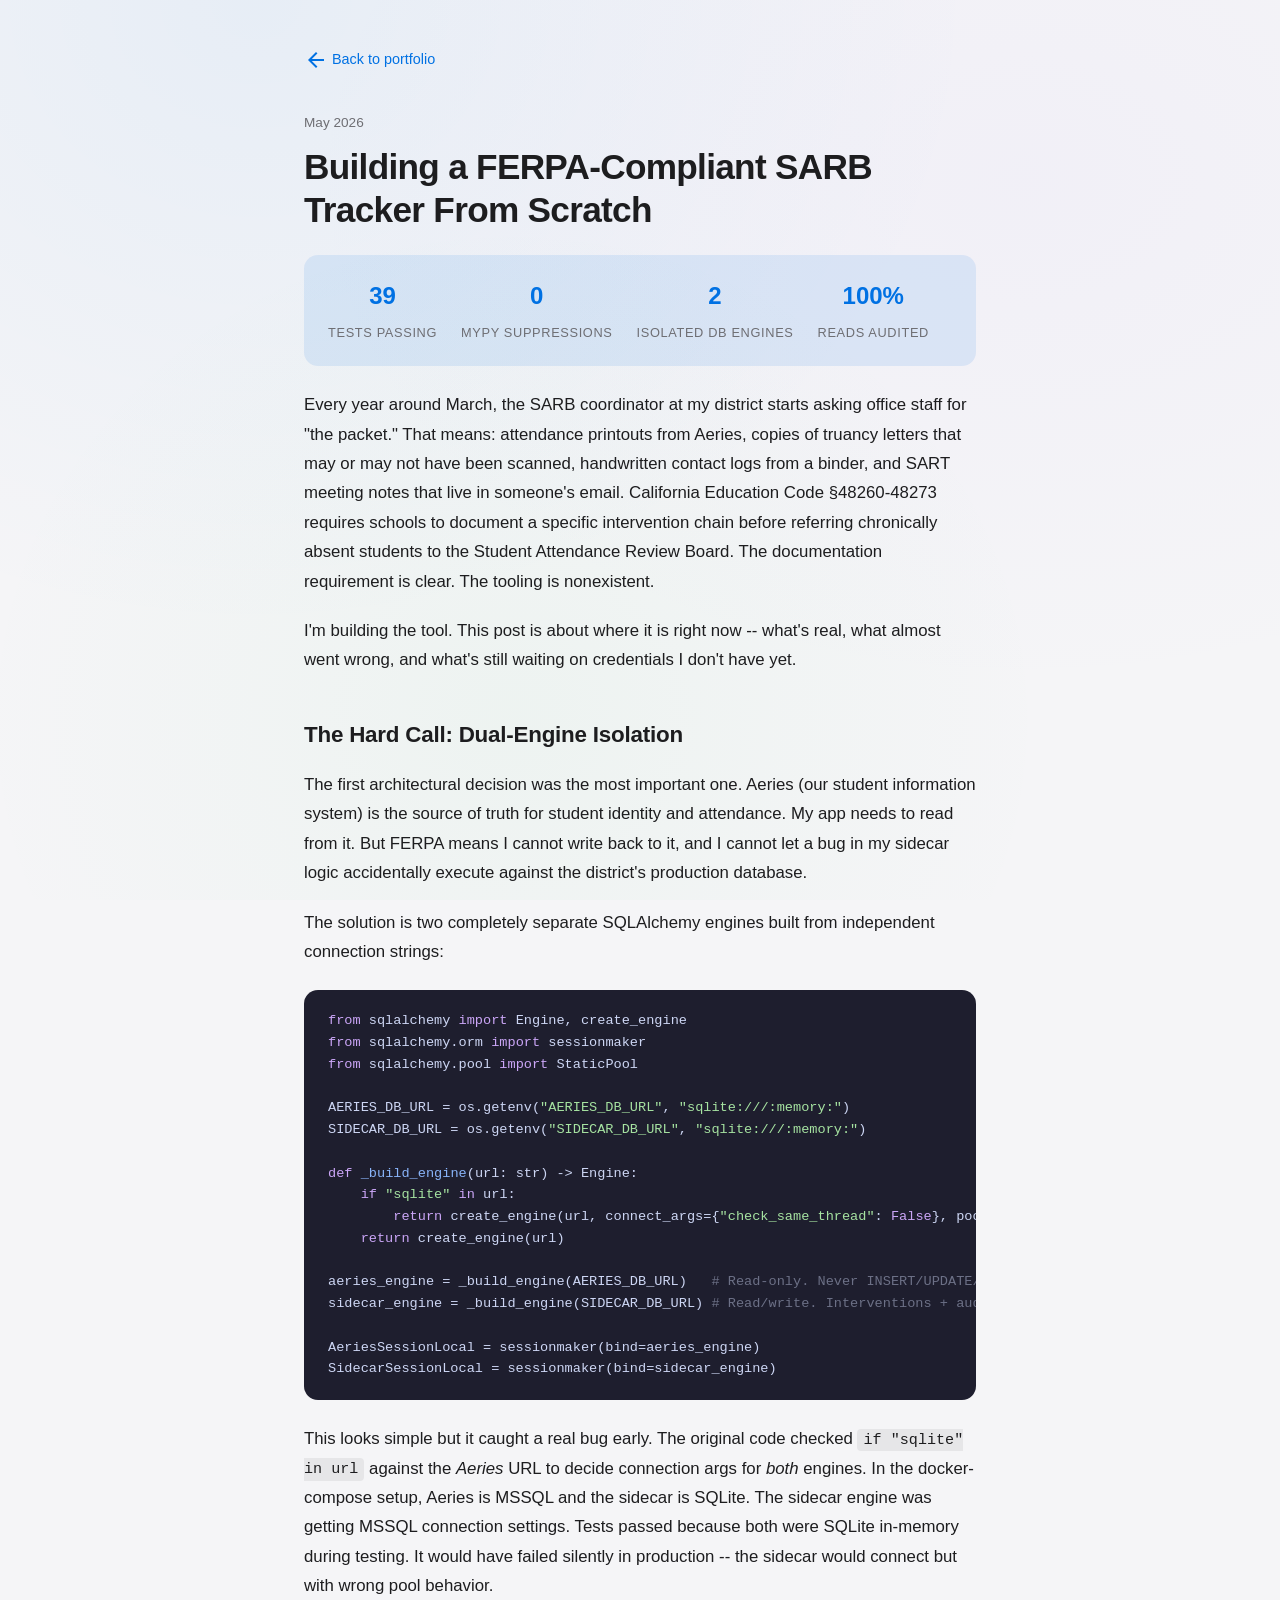
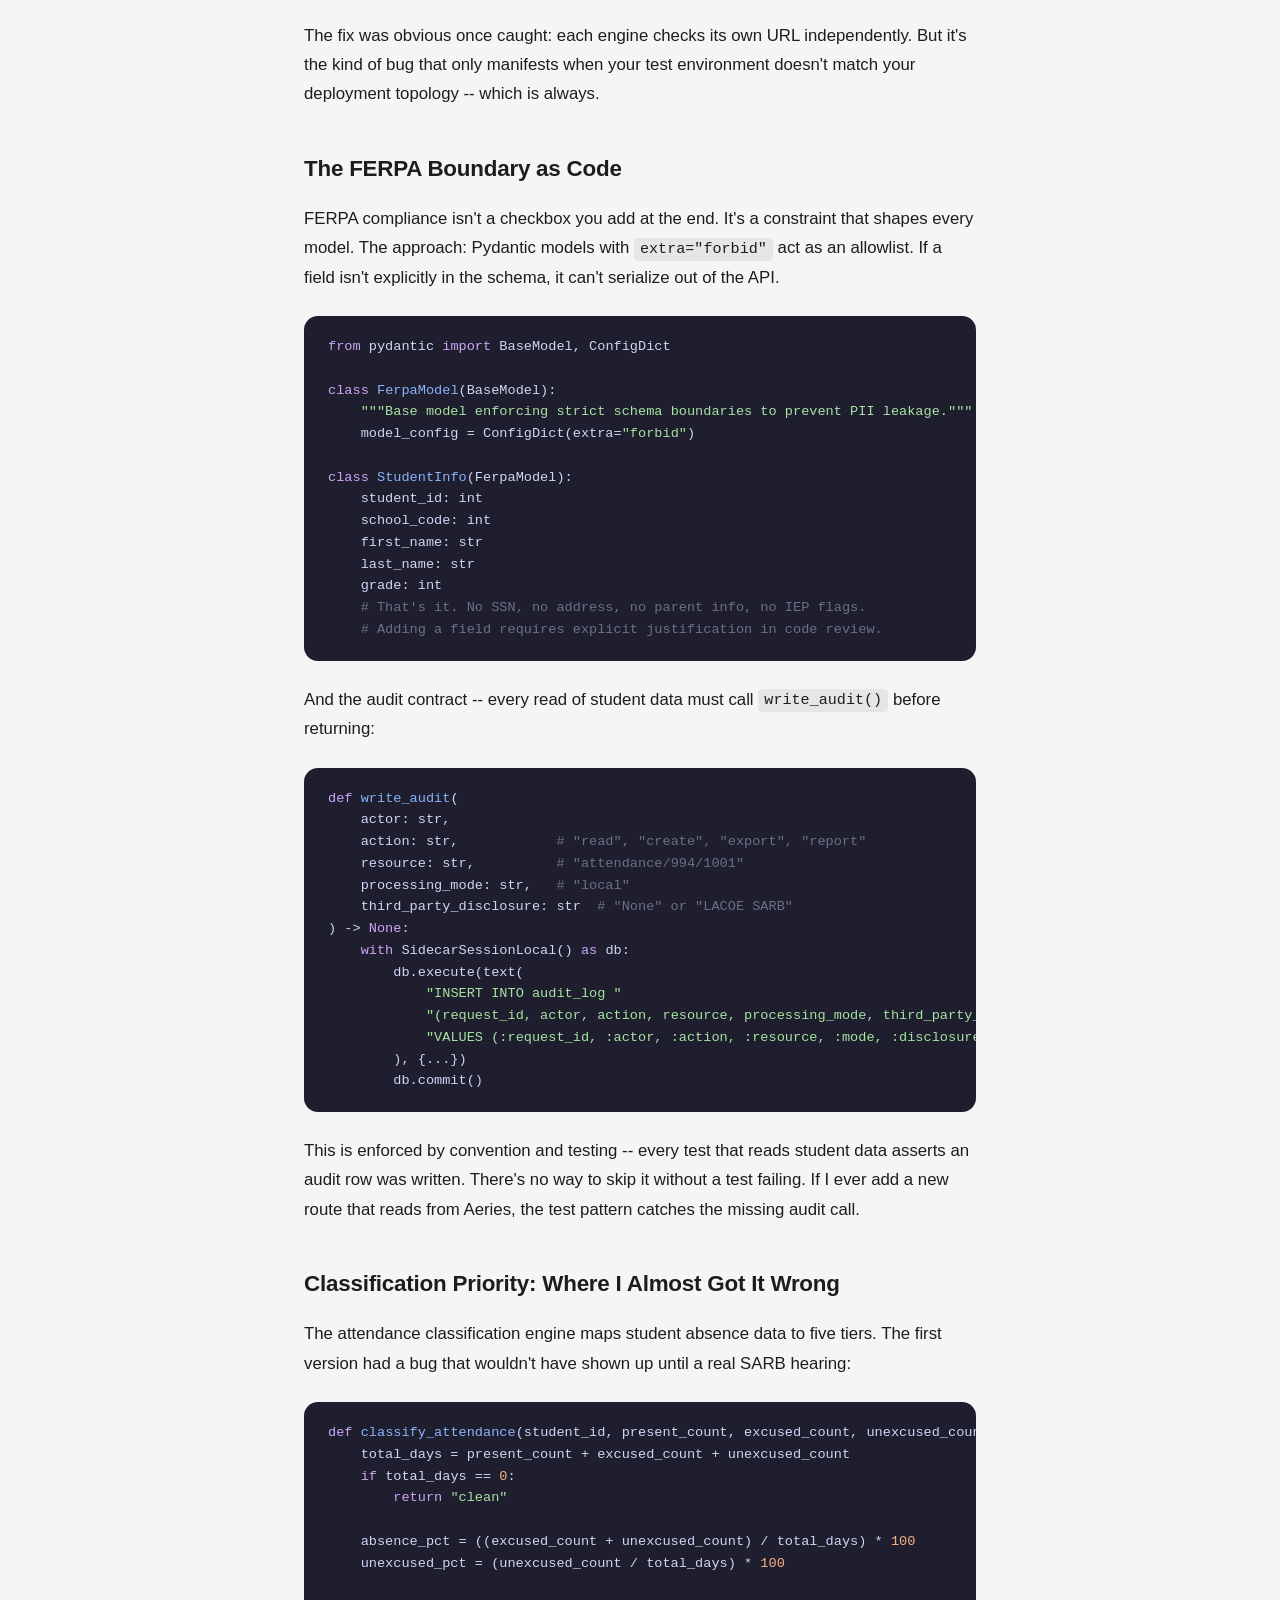
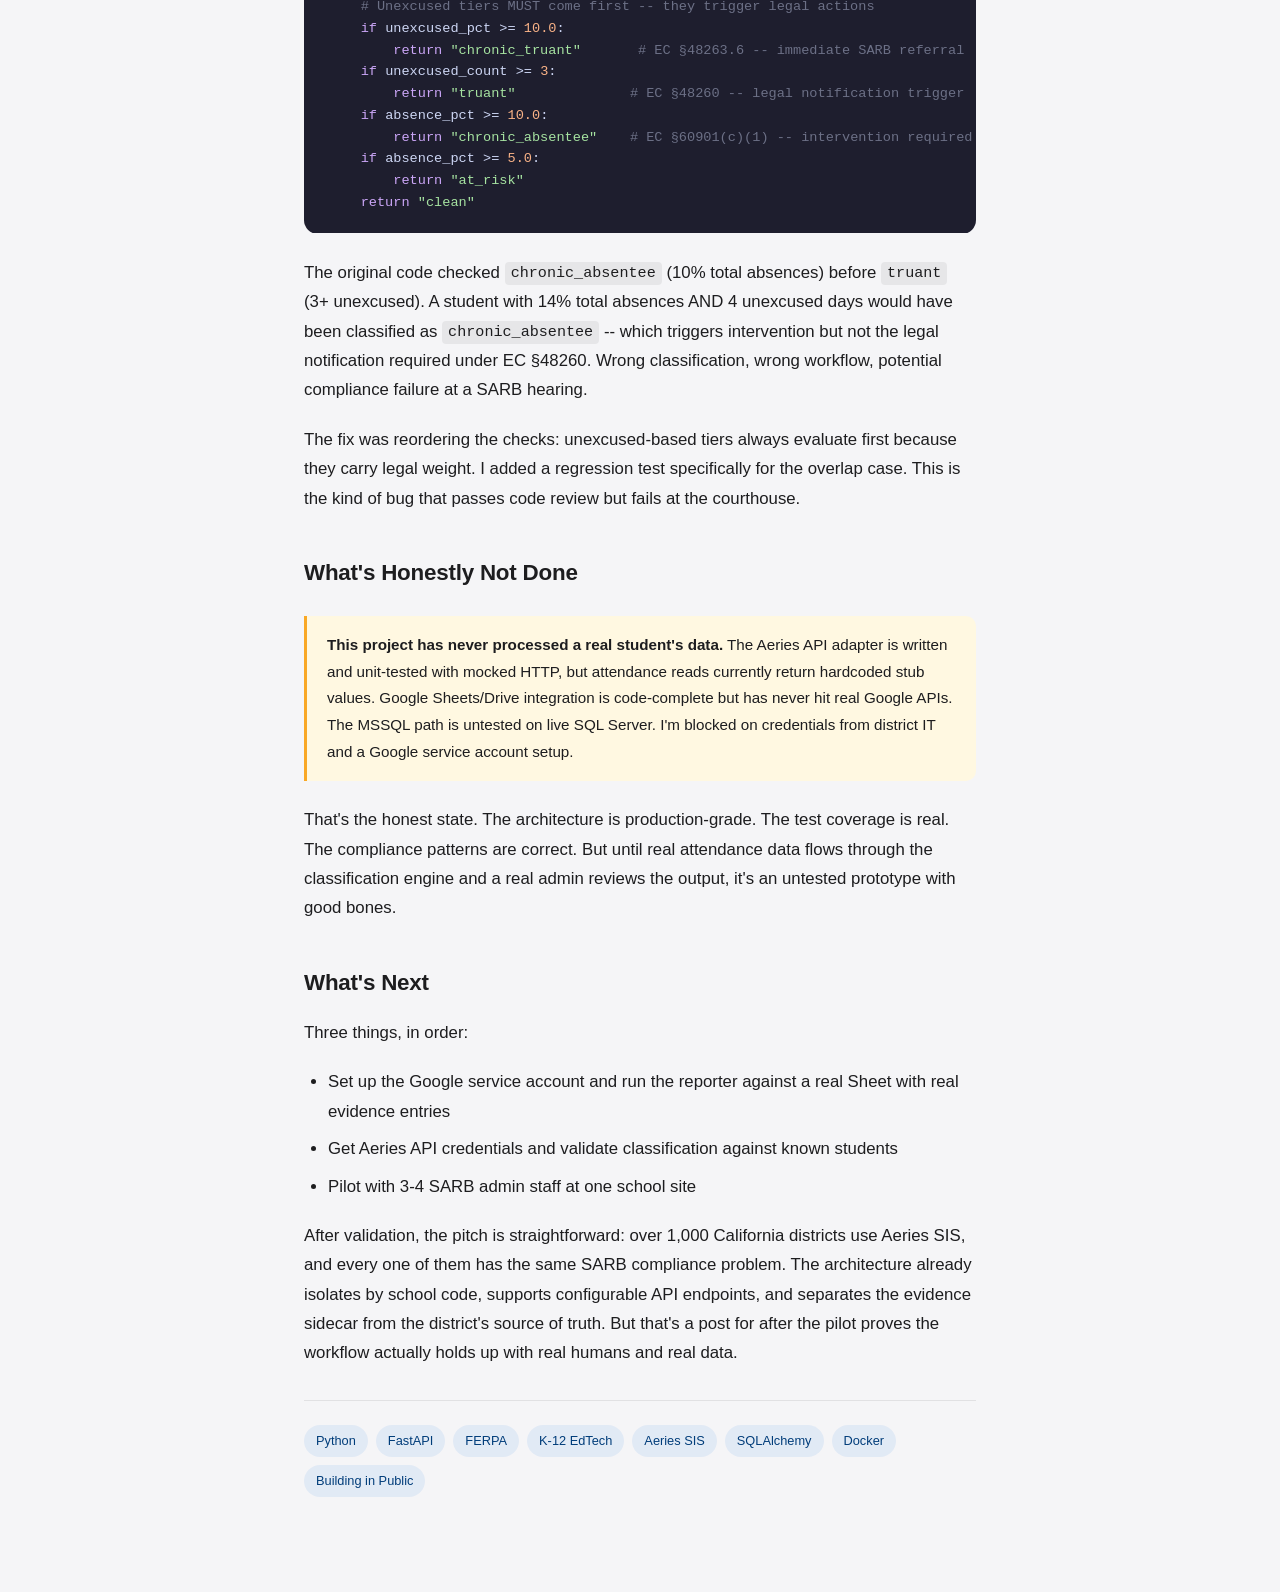
<file: blog/sarb-tracker-mvp.html>
<!DOCTYPE html>
<html lang="en">
<head>
    <meta charset="UTF-8">
    <meta name="viewport" content="width=device-width, initial-scale=1.0">
    <title>Building a FERPA-Compliant SARB Tracker From Scratch - Robert Monterroso</title>
    <meta name="description" content="Building in public: a K-12 attendance referral system with dual-engine database isolation, immutable audit logging, and California Ed Code classification. Here's the code, the hard calls, and what's left.">
    <link rel="preconnect" href="https://fonts.googleapis.com">
    <link rel="preconnect" href="https://fonts.gstatic.com" crossorigin>
    <link href="https://fonts.googleapis.com/css2?family=Roboto:wght@300;400;500;700&display=swap" rel="stylesheet">
    <link href="https://fonts.googleapis.com/css2?family=Material+Symbols+Outlined:opsz,wght,FILL,GRAD@20..48,100..700,0..1,-50..200&display=swap" rel="stylesheet">
    <link rel="stylesheet" href="../style.css">
    <style>
        .blog-post { max-width: 720px; margin: 0 auto; padding: 3rem 1.5rem 6rem; }
        .blog-post-back { display: inline-flex; align-items: center; gap: 0.25rem; color: var(--primary); font-size: 0.9rem; font-weight: 500; text-decoration: none; margin-bottom: 2.5rem; }
        .blog-post-back:hover { text-decoration: underline; }
        .blog-post-date { font-size: 0.85rem; color: var(--on-surface-muted); margin-bottom: 0.75rem; }
        .blog-post-title { font-size: 2.2rem; font-weight: 700; line-height: 1.2; letter-spacing: -0.02em; color: var(--on-surface); margin-bottom: 1.5rem; }
        .blog-post-body { font-size: 1.05rem; line-height: 1.75; color: var(--on-surface); }
        .blog-post-body h2 { font-size: 1.4rem; font-weight: 600; margin: 2.5rem 0 1rem; letter-spacing: -0.01em; }
        .blog-post-body p { margin-bottom: 1.25rem; }
        .blog-post-body ul { margin: 0 0 1.25rem 1.5rem; }
        .blog-post-body li { margin-bottom: 0.5rem; }
        .blog-post-body a { color: var(--primary); text-decoration: none; }
        .blog-post-body a:hover { text-decoration: underline; }
        .blog-post-body strong { font-weight: 600; }
        .blog-post-body .callout {
            background: var(--primary-soft);
            border-left: 3px solid var(--primary);
            padding: 1rem 1.25rem;
            border-radius: 0 var(--radius-xs) var(--radius-xs) 0;
            margin: 1.5rem 0;
            font-size: 0.95rem;
        }
        .blog-post-body .callout-warning {
            background: #fff8e1;
            border-left: 3px solid #f9a825;
            padding: 1rem 1.25rem;
            border-radius: 0 var(--radius-xs) var(--radius-xs) 0;
            margin: 1.5rem 0;
            font-size: 0.95rem;
        }
        .blog-post-body .stats-strip {
            display: flex;
            flex-wrap: wrap;
            gap: 1.5rem;
            background: var(--primary-soft);
            padding: 1.25rem 1.5rem;
            border-radius: var(--radius-sm);
            margin: 1.5rem 0;
        }
        .blog-post-body .stats-strip .stat {
            text-align: center;
        }
        .blog-post-body .stats-strip .stat-number {
            font-size: 1.5rem;
            font-weight: 700;
            color: var(--primary);
            display: block;
        }
        .blog-post-body .stats-strip .stat-label {
            font-size: 0.8rem;
            color: var(--on-surface-muted);
            text-transform: uppercase;
            letter-spacing: 0.05em;
        }
        .blog-post-body code {
            background: rgba(0,0,0,0.06);
            padding: 0.15em 0.4em;
            border-radius: 4px;
            font-size: 0.9em;
            font-family: 'SF Mono', 'Fira Code', monospace;
        }
        .blog-post-body pre {
            background: #1e1e2e;
            color: #cdd6f4;
            padding: 1.25rem 1.5rem;
            border-radius: var(--radius-sm);
            overflow-x: auto;
            margin: 1.5rem 0;
            font-size: 0.85rem;
            line-height: 1.6;
            font-family: 'SF Mono', 'Fira Code', monospace;
        }
        .blog-post-body pre code {
            background: none;
            padding: 0;
            font-size: inherit;
            color: inherit;
        }
        .blog-post-body pre .comment { color: #6c7086; }
        .blog-post-body pre .keyword { color: #cba6f7; }
        .blog-post-body pre .string { color: #a6e3a1; }
        .blog-post-body pre .function { color: #89b4fa; }
        .blog-post-body pre .number { color: #fab387; }
        .blog-post-tags { display: flex; gap: 0.5rem; flex-wrap: wrap; margin-top: 2rem; padding-top: 1.5rem; border-top: 1px solid var(--outline); }
        .blog-post-tags span {
            font-size: 0.8rem;
            padding: 0.3rem 0.75rem;
            background: var(--primary-container);
            color: var(--on-primary-container);
            border-radius: 999px;
            font-weight: 500;
        }
        @media (max-width: 640px) {
            .blog-post-title { font-size: 1.6rem; }
            .blog-post-body { font-size: 1rem; }
            .blog-post-body .stats-strip { gap: 1rem; }
        }
    </style>
</head>
<body>
    <article class="blog-post">
        <a href="../index.html#blog" class="blog-post-back">
            <span class="material-symbols-outlined" aria-hidden="true">arrow_back</span>
            Back to portfolio
        </a>

        <p class="blog-post-date">May 2026</p>
        <h1 class="blog-post-title">Building a FERPA-Compliant SARB Tracker From Scratch</h1>

        <div class="blog-post-body">
            <div class="stats-strip">
                <div class="stat"><span class="stat-number">39</span><span class="stat-label">Tests Passing</span></div>
                <div class="stat"><span class="stat-number">0</span><span class="stat-label">mypy Suppressions</span></div>
                <div class="stat"><span class="stat-number">2</span><span class="stat-label">Isolated DB Engines</span></div>
                <div class="stat"><span class="stat-number">100%</span><span class="stat-label">Reads Audited</span></div>
            </div>

            <p>Every year around March, the SARB coordinator at my district starts asking office staff for "the packet." That means: attendance printouts from Aeries, copies of truancy letters that may or may not have been scanned, handwritten contact logs from a binder, and SART meeting notes that live in someone's email. California Education Code &sect;48260-48273 requires schools to document a specific intervention chain before referring chronically absent students to the Student Attendance Review Board. The documentation requirement is clear. The tooling is nonexistent.</p>

            <p>I'm building the tool. This post is about where it is right now -- what's real, what almost went wrong, and what's still waiting on credentials I don't have yet.</p>

            <h2>The Hard Call: Dual-Engine Isolation</h2>

            <p>The first architectural decision was the most important one. Aeries (our student information system) is the source of truth for student identity and attendance. My app needs to read from it. But FERPA means I cannot write back to it, and I cannot let a bug in my sidecar logic accidentally execute against the district's production database.</p>

            <p>The solution is two completely separate SQLAlchemy engines built from independent connection strings:</p>

<pre><code><span class="keyword">from</span> sqlalchemy <span class="keyword">import</span> Engine, create_engine
<span class="keyword">from</span> sqlalchemy.orm <span class="keyword">import</span> sessionmaker
<span class="keyword">from</span> sqlalchemy.pool <span class="keyword">import</span> StaticPool

AERIES_DB_URL = os.getenv(<span class="string">"AERIES_DB_URL"</span>, <span class="string">"sqlite:///:memory:"</span>)
SIDECAR_DB_URL = os.getenv(<span class="string">"SIDECAR_DB_URL"</span>, <span class="string">"sqlite:///:memory:"</span>)

<span class="keyword">def</span> <span class="function">_build_engine</span>(url: str) -> Engine:
    <span class="keyword">if</span> <span class="string">"sqlite"</span> <span class="keyword">in</span> url:
        <span class="keyword">return</span> create_engine(url, connect_args={<span class="string">"check_same_thread"</span>: <span class="keyword">False</span>}, poolclass=StaticPool)
    <span class="keyword">return</span> create_engine(url)

aeries_engine = _build_engine(AERIES_DB_URL)   <span class="comment"># Read-only. Never INSERT/UPDATE/DELETE.</span>
sidecar_engine = _build_engine(SIDECAR_DB_URL) <span class="comment"># Read/write. Interventions + audit log.</span>

AeriesSessionLocal = sessionmaker(bind=aeries_engine)
SidecarSessionLocal = sessionmaker(bind=sidecar_engine)</code></pre>

            <p>This looks simple but it caught a real bug early. The original code checked <code>if "sqlite" in url</code> against the <em>Aeries</em> URL to decide connection args for <em>both</em> engines. In the docker-compose setup, Aeries is MSSQL and the sidecar is SQLite. The sidecar engine was getting MSSQL connection settings. Tests passed because both were SQLite in-memory during testing. It would have failed silently in production -- the sidecar would connect but with wrong pool behavior.</p>

            <p>The fix was obvious once caught: each engine checks its own URL independently. But it's the kind of bug that only manifests when your test environment doesn't match your deployment topology -- which is always.</p>

            <h2>The FERPA Boundary as Code</h2>

            <p>FERPA compliance isn't a checkbox you add at the end. It's a constraint that shapes every model. The approach: Pydantic models with <code>extra="forbid"</code> act as an allowlist. If a field isn't explicitly in the schema, it can't serialize out of the API.</p>

<pre><code><span class="keyword">from</span> pydantic <span class="keyword">import</span> BaseModel, ConfigDict

<span class="keyword">class</span> <span class="function">FerpaModel</span>(BaseModel):
    <span class="string">"""Base model enforcing strict schema boundaries to prevent PII leakage."""</span>
    model_config = ConfigDict(extra=<span class="string">"forbid"</span>)

<span class="keyword">class</span> <span class="function">StudentInfo</span>(FerpaModel):
    student_id: int
    school_code: int
    first_name: str
    last_name: str
    grade: int
    <span class="comment"># That's it. No SSN, no address, no parent info, no IEP flags.</span>
    <span class="comment"># Adding a field requires explicit justification in code review.</span></code></pre>

            <p>And the audit contract -- every read of student data must call <code>write_audit()</code> before returning:</p>

<pre><code><span class="keyword">def</span> <span class="function">write_audit</span>(
    actor: str,
    action: str,            <span class="comment"># "read", "create", "export", "report"</span>
    resource: str,          <span class="comment"># "attendance/994/1001"</span>
    processing_mode: str,   <span class="comment"># "local"</span>
    third_party_disclosure: str  <span class="comment"># "None" or "LACOE SARB"</span>
) -> <span class="keyword">None</span>:
    <span class="keyword">with</span> SidecarSessionLocal() <span class="keyword">as</span> db:
        db.execute(text(
            <span class="string">"INSERT INTO audit_log "</span>
            <span class="string">"(request_id, actor, action, resource, processing_mode, third_party_disclosure) "</span>
            <span class="string">"VALUES (:request_id, :actor, :action, :resource, :mode, :disclosure)"</span>
        ), {...})
        db.commit()</code></pre>

            <p>This is enforced by convention and testing -- every test that reads student data asserts an audit row was written. There's no way to skip it without a test failing. If I ever add a new route that reads from Aeries, the test pattern catches the missing audit call.</p>

            <h2>Classification Priority: Where I Almost Got It Wrong</h2>

            <p>The attendance classification engine maps student absence data to five tiers. The first version had a bug that wouldn't have shown up until a real SARB hearing:</p>

<pre><code><span class="keyword">def</span> <span class="function">classify_attendance</span>(student_id, present_count, excused_count, unexcused_count, tardy_count) -> str:
    total_days = present_count + excused_count + unexcused_count
    <span class="keyword">if</span> total_days == <span class="number">0</span>:
        <span class="keyword">return</span> <span class="string">"clean"</span>

    absence_pct = ((excused_count + unexcused_count) / total_days) * <span class="number">100</span>
    unexcused_pct = (unexcused_count / total_days) * <span class="number">100</span>

    <span class="comment"># Unexcused tiers MUST come first -- they trigger legal actions</span>
    <span class="keyword">if</span> unexcused_pct >= <span class="number">10.0</span>:
        <span class="keyword">return</span> <span class="string">"chronic_truant"</span>       <span class="comment"># EC &sect;48263.6 -- immediate SARB referral</span>
    <span class="keyword">if</span> unexcused_count >= <span class="number">3</span>:
        <span class="keyword">return</span> <span class="string">"truant"</span>              <span class="comment"># EC &sect;48260 -- legal notification trigger</span>
    <span class="keyword">if</span> absence_pct >= <span class="number">10.0</span>:
        <span class="keyword">return</span> <span class="string">"chronic_absentee"</span>    <span class="comment"># EC &sect;60901(c)(1) -- intervention required</span>
    <span class="keyword">if</span> absence_pct >= <span class="number">5.0</span>:
        <span class="keyword">return</span> <span class="string">"at_risk"</span>
    <span class="keyword">return</span> <span class="string">"clean"</span></code></pre>

            <p>The original code checked <code>chronic_absentee</code> (10% total absences) before <code>truant</code> (3+ unexcused). A student with 14% total absences AND 4 unexcused days would have been classified as <code>chronic_absentee</code> -- which triggers intervention but not the legal notification required under EC &sect;48260. Wrong classification, wrong workflow, potential compliance failure at a SARB hearing.</p>

            <p>The fix was reordering the checks: unexcused-based tiers always evaluate first because they carry legal weight. I added a regression test specifically for the overlap case. This is the kind of bug that passes code review but fails at the courthouse.</p>

            <h2>What's Honestly Not Done</h2>

            <div class="callout-warning">
                <strong>This project has never processed a real student's data.</strong> The Aeries API adapter is written and unit-tested with mocked HTTP, but attendance reads currently return hardcoded stub values. Google Sheets/Drive integration is code-complete but has never hit real Google APIs. The MSSQL path is untested on live SQL Server. I'm blocked on credentials from district IT and a Google service account setup.
            </div>

            <p>That's the honest state. The architecture is production-grade. The test coverage is real. The compliance patterns are correct. But until real attendance data flows through the classification engine and a real admin reviews the output, it's an untested prototype with good bones.</p>

            <h2>What's Next</h2>

            <p>Three things, in order:</p>

            <ul>
                <li>Set up the Google service account and run the reporter against a real Sheet with real evidence entries</li>
                <li>Get Aeries API credentials and validate classification against known students</li>
                <li>Pilot with 3-4 SARB admin staff at one school site</li>
            </ul>

            <p>After validation, the pitch is straightforward: over 1,000 California districts use Aeries SIS, and every one of them has the same SARB compliance problem. The architecture already isolates by school code, supports configurable API endpoints, and separates the evidence sidecar from the district's source of truth. But that's a post for after the pilot proves the workflow actually holds up with real humans and real data.</p>

            <div class="blog-post-tags">
                <span>Python</span>
                <span>FastAPI</span>
                <span>FERPA</span>
                <span>K-12 EdTech</span>
                <span>Aeries SIS</span>
                <span>SQLAlchemy</span>
                <span>Docker</span>
                <span>Building in Public</span>
            </div>
        </div>
    </article>
</body>
</html>
</file>
<file: style.css>
/* ── Reset ── */
*, *::before, *::after {
    margin: 0;
    padding: 0;
    box-sizing: border-box;
}

:root {
    /* Liquid Glass palette */
    --surface: #f5f5f7;
    --surface-tint: #eef0f5;
    --surface-card: rgba(255, 255, 255, 0.55);
    --surface-card-hover: rgba(255, 255, 255, 0.72);
    --surface-translucent: rgba(245, 245, 247, 0.72);
    --glass-border: rgba(255, 255, 255, 0.45);
    --glass-border-strong: rgba(255, 255, 255, 0.7);
    --glass-shadow: rgba(0, 0, 0, 0.06);
    --on-surface: #1d1d1f;
    --on-surface-muted: #6e6e73;
    --primary: #0071e3;
    --primary-soft: rgba(0, 113, 227, 0.1);
    --primary-container: rgba(0, 113, 227, 0.08);
    --on-primary: #fff;
    --on-primary-container: #003d7a;
    --outline: rgba(0, 0, 0, 0.08);
    --outline-variant: rgba(0, 0, 0, 0.06);
    --dark-bg: #1d1d1f;
    --dark-surface: rgba(255, 255, 255, 0.06);
    --dark-text: #f5f5f7;
    --dark-muted: #a1a1a6;
    --dark-border: rgba(255, 255, 255, 0.1);
    --dark-border-hover: rgba(255, 255, 255, 0.18);
    --status-active-bg: rgba(52, 199, 89, 0.12);
    --status-active-text: #248a3d;
    --status-progress-bg: rgba(255, 159, 10, 0.12);
    --status-progress-text: #a05a00;
    --elevation-1: 0 1px 4px rgba(0, 0, 0, 0.04), 0 0 0 0.5px rgba(0, 0, 0, 0.03);
    --elevation-2: 0 4px 16px rgba(0, 0, 0, 0.08), 0 0 0 0.5px rgba(0, 0, 0, 0.04);
    --elevation-3: 0 12px 40px rgba(0, 0, 0, 0.1), 0 0 0 0.5px rgba(0, 0, 0, 0.04);
    --glass-blur: 20px;
    --glass-blur-strong: 40px;
    --radius: 20px;
    --radius-sm: 14px;
    --radius-xs: 10px;
    --max-width: 1080px;
    --ease: cubic-bezier(0.25, 0.1, 0.25, 1);
}

/* Subtle mesh gradient background */
body {
    font-family: -apple-system, BlinkMacSystemFont, 'SF Pro Display', 'SF Pro Text', 'Helvetica Neue', sans-serif;
    color: var(--on-surface);
    background: var(--surface);
    background-image:
        radial-gradient(ellipse at 20% 0%, rgba(0, 113, 227, 0.06) 0%, transparent 50%),
        radial-gradient(ellipse at 80% 20%, rgba(167, 139, 250, 0.05) 0%, transparent 50%),
        radial-gradient(ellipse at 40% 80%, rgba(52, 199, 89, 0.04) 0%, transparent 50%);
    background-attachment: fixed;
    line-height: 1.65;
    font-size: 16px;
    -webkit-font-smoothing: antialiased;
    font-feature-settings: 'kern' 1;
}

.container {
    max-width: var(--max-width);
    margin: 0 auto;
    padding: 0 24px;
}

a { color: var(--primary); text-decoration: none; }

/* ── Screen Reader Only ── */
.sr-only {
    position: absolute;
    width: 1px;
    height: 1px;
    padding: 0;
    margin: -1px;
    overflow: hidden;
    clip: rect(0, 0, 0, 0);
    white-space: nowrap;
    border: 0;
}

/* ── Skip Link ── */
.skip-link {
    position: absolute;
    left: -9999px;
    top: 8px;
    z-index: 200;
    padding: 8px 16px;
    background: var(--primary);
    color: var(--on-primary);
    border-radius: 10px;
    font-size: 0.875rem;
    font-weight: 500;
}
.skip-link:focus { left: 16px; }

/* ── Focus ── */
a:focus-visible, button:focus-visible {
    outline: 2px solid var(--primary);
    outline-offset: 2px;
}

/* ── Scroll Progress ── */
.scroll-progress {
    position: fixed;
    top: 0;
    left: 0;
    right: 0;
    height: 2px;
    background: linear-gradient(90deg, var(--primary), #a78bfa);
    transform: scaleX(0);
    transform-origin: left;
    z-index: 200;
    transition: none;
}

/* ── Nav ── Liquid Glass bar */
.nav {
    position: fixed;
    top: 2px;
    left: 0;
    right: 0;
    z-index: 100;
    transition: background 0.4s var(--ease), box-shadow 0.4s var(--ease), backdrop-filter 0.4s var(--ease);
}

.nav.scrolled {
    background: rgba(245, 245, 247, 0.6);
    backdrop-filter: saturate(180%) blur(var(--glass-blur));
    -webkit-backdrop-filter: saturate(180%) blur(var(--glass-blur));
    box-shadow: 0 0.5px 0 rgba(0, 0, 0, 0.08), var(--elevation-1);
}

.nav-inner {
    max-width: var(--max-width);
    margin: 0 auto;
    padding: 14px 24px;
    display: flex;
    align-items: center;
    justify-content: space-between;
}

.nav-logo {
    font-weight: 700;
    font-size: 1.125rem;
    color: var(--on-surface);
    letter-spacing: -0.02em;
}

.nav-links {
    display: flex;
    gap: 2px;
}

.nav-links a {
    color: var(--on-surface-muted);
    font-size: 0.8125rem;
    font-weight: 500;
    padding: 8px 14px;
    border-radius: 100px;
    transition: background 0.25s var(--ease), color 0.25s var(--ease);
}

.nav-links a:hover {
    background: rgba(0, 0, 0, 0.04);
    color: var(--on-surface);
}

.nav-links a.active {
    color: var(--primary);
    background: var(--primary-soft);
}

.nav-links .nav-resume {
    color: var(--on-primary);
    background: var(--primary);
    border: none;
    border-radius: 100px;
    padding: 7px 16px;
    font-size: 0.8125rem;
    font-weight: 500;
    transition: opacity 0.25s var(--ease), transform 0.15s var(--ease);
}

.nav-links .nav-resume:hover {
    opacity: 0.85;
    transform: scale(0.98);
    background: var(--primary);
}

.nav-toggle {
    display: none;
    flex-direction: column;
    gap: 5px;
    align-items: center;
    justify-content: center;
    min-width: 44px;
    min-height: 44px;
    background: none;
    border: none;
    cursor: pointer;
    border-radius: 50%;
    transition: background 0.2s;
}

.nav-toggle:hover { background: rgba(0, 0, 0, 0.04); }

.nav-toggle span {
    display: block;
    width: 20px;
    height: 1.5px;
    background: var(--on-surface);
    border-radius: 2px;
}

/* ── Hero ── */
.hero {
    padding: 140px 0 80px;
    min-height: 100vh;
    display: flex;
    align-items: center;
}

.hero-container {
    display: grid;
    grid-template-columns: 1.2fr 1fr;
    gap: 60px;
    align-items: center;
}

.hero-title {
    font-size: clamp(2.5rem, 5.5vw, 3.75rem);
    font-weight: 700;
    letter-spacing: -0.04em;
    line-height: 1.08;
    margin-bottom: 20px;
}

.hero-accent {
    background: linear-gradient(135deg, var(--primary), #a78bfa);
    -webkit-background-clip: text;
    -webkit-text-fill-color: transparent;
    background-clip: text;
}

.hero-subtitle {
    font-size: 1.0625rem;
    color: var(--on-surface-muted);
    max-width: 500px;
    line-height: 1.75;
    margin-bottom: 32px;
    font-weight: 400;
}

.hero-actions {
    display: flex;
    gap: 12px;
    flex-wrap: wrap;
}

/* Hero Stats -- Glass cards */
.hero-stat-grid {
    display: grid;
    grid-template-columns: 1fr 1fr;
    gap: 12px;
}

.hero-stat {
    background: var(--surface-card);
    backdrop-filter: blur(var(--glass-blur));
    -webkit-backdrop-filter: blur(var(--glass-blur));
    border: 1px solid var(--glass-border);
    border-radius: var(--radius);
    padding: 24px;
    text-align: center;
    transition: background 0.3s var(--ease), box-shadow 0.3s var(--ease), transform 0.3s var(--ease);
}

.hero-stat:hover {
    background: var(--surface-card-hover);
    box-shadow: var(--elevation-2);
    transform: translateY(-2px);
}

.hero-stat-number {
    display: block;
    font-size: 2rem;
    font-weight: 700;
    color: var(--on-surface);
    letter-spacing: -0.04em;
    line-height: 1.2;
}

.hero-stat-label {
    display: block;
    font-size: 0.6875rem;
    font-weight: 500;
    color: var(--on-surface-muted);
    text-transform: uppercase;
    letter-spacing: 0.06em;
    margin-top: 4px;
}

/* ── Buttons ── */
.btn {
    display: inline-flex;
    align-items: center;
    gap: 8px;
    padding: 0 28px;
    height: 48px;
    border-radius: 100px;
    font-size: 0.9375rem;
    font-weight: 500;
    transition: all 0.25s var(--ease);
}

.btn-filled {
    background: var(--primary);
    color: var(--on-primary);
}

.btn-filled:hover {
    opacity: 0.88;
    transform: scale(0.98);
}

.btn-outlined {
    background: var(--surface-card);
    backdrop-filter: blur(var(--glass-blur));
    -webkit-backdrop-filter: blur(var(--glass-blur));
    color: var(--primary);
    border: 1px solid var(--glass-border);
}

.btn-outlined:hover {
    background: var(--surface-card-hover);
    border-color: var(--glass-border-strong);
}

/* ── Sections ── */
.section {
    padding: 100px 0;
}

.js-enabled .section {
    opacity: 0;
    transform: translateY(24px);
    transition: opacity 0.7s var(--ease), transform 0.7s var(--ease);
}

.js-enabled .section.visible {
    opacity: 1;
    transform: none;
}

.section-tinted {
    background: rgba(238, 240, 245, 0.5);
    backdrop-filter: blur(4px);
    -webkit-backdrop-filter: blur(4px);
}

.section-label {
    font-size: 0.8125rem;
    font-weight: 600;
    text-transform: uppercase;
    letter-spacing: 0.1em;
    color: var(--primary);
    margin-bottom: 48px;
}

/* ── Chips ── */
.chip-group {
    display: flex;
    flex-wrap: wrap;
    gap: 8px;
}

.chip {
    padding: 5px 14px;
    border-radius: 100px;
    border: 1px solid var(--outline);
    background: rgba(255, 255, 255, 0.4);
    backdrop-filter: blur(8px);
    -webkit-backdrop-filter: blur(8px);
    color: var(--on-surface-muted);
    font-size: 0.8125rem;
    font-weight: 500;
}

.status {
    font-size: 0.6875rem;
    font-weight: 500;
    padding: 4px 12px;
    border-radius: 100px;
    white-space: nowrap;
}

.status-active { background: var(--status-active-bg); color: var(--status-active-text); }
.status-progress { background: var(--status-progress-bg); color: var(--status-progress-text); }
.status-complete { background: var(--primary-container); color: var(--on-primary-container); }

/* ── Featured Projects ── Glass panels */
.featured-project {
    display: grid;
    grid-template-columns: 1fr 1fr;
    gap: 48px;
    align-items: center;
    margin-bottom: 80px;
}

.featured-project-reverse {
    direction: rtl;
}

.featured-project-reverse > * {
    direction: ltr;
}

.featured-meta {
    display: flex;
    align-items: center;
    gap: 12px;
    margin-bottom: 12px;
}

.project-type {
    font-size: 0.75rem;
    font-weight: 600;
    text-transform: uppercase;
    letter-spacing: 0.06em;
    color: var(--primary);
}

.featured-title {
    font-size: 1.75rem;
    font-weight: 700;
    letter-spacing: -0.03em;
    margin-bottom: 16px;
}

.featured-desc {
    color: var(--on-surface-muted);
    font-size: 0.9375rem;
    line-height: 1.75;
    margin-bottom: 20px;
}

.project-link {
    display: inline-flex;
    align-items: center;
    gap: 4px;
    margin-top: 12px;
    font-size: 0.875rem;
    font-weight: 500;
    color: var(--primary);
    transition: gap 0.2s var(--ease);
}

.project-link:hover { gap: 8px; }

.project-link .material-symbols-outlined { font-size: 16px; }

.project-link-private {
    color: var(--on-surface-muted);
    cursor: default;
    gap: 6px;
}

.project-link-private:hover { gap: 6px; }

/* Featured Visual -- Glass placeholder */
.featured-visual {
    aspect-ratio: 4/3;
    border-radius: var(--radius);
    overflow: hidden;
}

.featured-placeholder {
    width: 100%;
    height: 100%;
    background: linear-gradient(135deg, rgba(0, 113, 227, 0.08) 0%, rgba(167, 139, 250, 0.06) 50%, rgba(52, 199, 89, 0.05) 100%);
    backdrop-filter: blur(var(--glass-blur));
    -webkit-backdrop-filter: blur(var(--glass-blur));
    border: 1px solid var(--glass-border);
    border-radius: var(--radius);
    display: flex;
    flex-direction: column;
    align-items: center;
    justify-content: center;
    gap: 12px;
    color: var(--on-surface-muted);
    font-size: 0.875rem;
    font-weight: 500;
}

.featured-placeholder .material-symbols-outlined {
    font-size: 48px;
    opacity: 0.4;
}

.featured-img {
    width: 100%;
    height: 100%;
    object-fit: cover;
    border-radius: var(--radius);
}

/* ── More Projects Grid ── Glass cards */
.more-projects-label {
    font-size: 1.125rem;
    font-weight: 500;
    margin-bottom: 24px;
    color: var(--on-surface-muted);
}

.projects-grid {
    display: grid;
    grid-template-columns: repeat(3, 1fr);
    gap: 12px;
}

.mini-project-card {
    background: var(--surface-card);
    backdrop-filter: blur(var(--glass-blur));
    -webkit-backdrop-filter: blur(var(--glass-blur));
    border: 1px solid var(--glass-border);
    border-radius: var(--radius);
    padding: 24px;
    transition: background 0.3s var(--ease), box-shadow 0.3s var(--ease), transform 0.3s var(--ease), border-color 0.3s var(--ease);
    color: var(--on-surface);
    display: block;
}

.js-enabled .mini-project-card {
    opacity: 0;
    transform: translateY(16px);
}

.js-enabled .mini-project-card.card-visible {
    opacity: 1;
    transform: none;
    transition: opacity 0.5s var(--ease), transform 0.5s var(--ease), background 0.3s var(--ease), box-shadow 0.3s var(--ease), border-color 0.3s var(--ease);
}

.mini-project-card:hover {
    background: var(--surface-card-hover);
    box-shadow: var(--elevation-2);
    transform: translateY(-2px);
    border-color: var(--glass-border-strong);
}

/* Non-link cards */
.mini-project-card-static {
    cursor: default;
}

.mini-project-card-static:hover {
    background: var(--surface-card);
    box-shadow: none;
    transform: none;
    border-color: var(--glass-border);
}

.mini-project-top {
    display: flex;
    justify-content: space-between;
    align-items: center;
    margin-bottom: 12px;
}

.mini-project-top .material-symbols-outlined {
    color: var(--primary);
    font-size: 24px;
}

.mini-project-card h4 {
    font-size: 1rem;
    font-weight: 600;
    margin-bottom: 8px;
    letter-spacing: -0.01em;
}

.mini-project-card p {
    color: var(--on-surface-muted);
    font-size: 0.8125rem;
    line-height: 1.65;
    margin-bottom: 16px;
}

.mini-chips {
    font-size: 0.75rem;
    color: var(--on-surface-muted);
    font-weight: 500;
}

/* ── Bento Grid ── Glass cards */
.bento-grid {
    display: grid;
    grid-template-columns: repeat(3, 1fr);
    grid-auto-rows: auto;
    gap: 12px;
}

.bento-card {
    background: var(--surface-card);
    backdrop-filter: blur(var(--glass-blur));
    -webkit-backdrop-filter: blur(var(--glass-blur));
    border: 1px solid var(--glass-border);
    border-radius: var(--radius);
    padding: 28px;
}

.js-enabled .bento-card {
    opacity: 0;
    transform: translateY(16px);
}

.js-enabled .bento-card.card-visible {
    opacity: 1;
    transform: none;
    transition: opacity 0.5s var(--ease), transform 0.5s var(--ease);
}

.bento-card h3 {
    font-size: 0.8125rem;
    font-weight: 600;
    text-transform: uppercase;
    letter-spacing: 0.08em;
    color: var(--primary);
    margin-bottom: 16px;
}

/* Bento Bio */
.bento-bio {
    grid-column: span 2;
}

.bento-bio-lead {
    font-size: 1.25rem;
    font-weight: 600;
    line-height: 1.5;
    margin-bottom: 12px;
    color: var(--on-surface);
    letter-spacing: -0.01em;
}

.bento-bio p:last-child {
    color: var(--on-surface-muted);
    font-size: 0.9375rem;
    line-height: 1.7;
}

/* Bento Currently */
.bento-currently ul {
    list-style: none;
    display: flex;
    flex-direction: column;
    gap: 10px;
}

.bento-currently li {
    font-size: 0.875rem;
    color: var(--on-surface-muted);
    padding-left: 16px;
    position: relative;
}

.bento-currently li::before {
    content: '';
    position: absolute;
    left: 0;
    top: 8px;
    width: 6px;
    height: 6px;
    border-radius: 50%;
    background: var(--primary);
    opacity: 0.5;
}

/* Bento Quote -- Glass tinted panel */
.bento-quote {
    grid-column: span 2;
    background: rgba(0, 113, 227, 0.06);
    backdrop-filter: blur(var(--glass-blur));
    -webkit-backdrop-filter: blur(var(--glass-blur));
    border-color: rgba(0, 113, 227, 0.1);
}

.quote-icon {
    color: var(--primary);
    font-size: 28px;
    opacity: 0.35;
    margin-bottom: 8px;
    display: block;
}

blockquote {
    color: var(--on-surface);
    font-style: italic;
    line-height: 1.8;
    font-size: 0.9375rem;
    opacity: 0.8;
}

/* Bento Stack */
.bento-stack .chip-group {
    gap: 6px;
}

/* Bento Certs */
.cert-list {
    display: flex;
    flex-direction: column;
    gap: 12px;
}

.cert-item {
    display: flex;
    align-items: center;
    gap: 10px;
    font-size: 0.875rem;
    color: var(--on-surface-muted);
}

.cert-item .material-symbols-outlined {
    color: var(--primary);
    font-size: 20px;
    opacity: 0.7;
}

/* ── Experience ── Glass panels */
.exp-primary {
    background: var(--surface-card);
    backdrop-filter: blur(var(--glass-blur));
    -webkit-backdrop-filter: blur(var(--glass-blur));
    border: 1px solid var(--glass-border);
    border-radius: var(--radius);
    padding: 36px;
    margin-bottom: 12px;
}

.exp-header {
    margin-bottom: 16px;
}

.exp-header h3 {
    font-size: 1.25rem;
    font-weight: 700;
    margin-bottom: 4px;
    letter-spacing: -0.02em;
}

.exp-range {
    font-size: 0.8125rem;
    color: var(--on-surface-muted);
}

.exp-roles {
    display: flex;
    flex-direction: column;
    gap: 8px;
    margin-bottom: 20px;
    padding-bottom: 20px;
    border-bottom: 1px solid var(--outline);
}

.exp-role {
    display: flex;
    justify-content: space-between;
    align-items: baseline;
    flex-wrap: wrap;
    gap: 8px;
}

.exp-role-title {
    font-size: 0.9375rem;
    font-weight: 500;
}

.exp-role-date {
    font-size: 0.8125rem;
    color: var(--on-surface-muted);
}

.exp-narrative {
    color: var(--on-surface-muted);
    font-size: 0.9375rem;
    line-height: 1.75;
}

.exp-secondary {
    margin-bottom: 48px;
}

.exp-compact {
    background: var(--surface-card);
    backdrop-filter: blur(var(--glass-blur));
    -webkit-backdrop-filter: blur(var(--glass-blur));
    border: 1px solid var(--glass-border);
    border-radius: var(--radius);
    padding: 24px 36px;
    display: flex;
    flex-wrap: wrap;
    align-items: baseline;
    gap: 4px 16px;
}

.exp-compact h4 {
    font-size: 1rem;
    font-weight: 500;
}

.exp-compact-role {
    font-size: 0.875rem;
    color: var(--on-surface-muted);
}

.exp-compact-date {
    font-size: 0.8125rem;
    color: var(--on-surface-muted);
    opacity: 0.7;
}

.exp-compact p {
    width: 100%;
    font-size: 0.875rem;
    color: var(--on-surface-muted);
    margin-top: 4px;
}

/* Education */
.edu-heading {
    font-size: 0.8125rem;
    font-weight: 600;
    text-transform: uppercase;
    letter-spacing: 0.08em;
    color: var(--primary);
    margin-bottom: 20px;
}

.edu-list {
    display: flex;
    flex-direction: column;
    gap: 16px;
}

.edu-item {
    display: flex;
    flex-direction: column;
    gap: 2px;
}

.edu-item strong {
    font-size: 0.9375rem;
    font-weight: 600;
    letter-spacing: -0.01em;
}

.edu-item span {
    font-size: 0.8125rem;
    color: var(--on-surface-muted);
}

/* ── Blog ── Glass cards */
.blog-grid {
    display: grid;
    grid-template-columns: repeat(3, 1fr);
    gap: 12px;
}

.blog-card {
    background: var(--surface-card);
    backdrop-filter: blur(var(--glass-blur));
    -webkit-backdrop-filter: blur(var(--glass-blur));
    border: 1px solid var(--glass-border);
    border-radius: var(--radius);
    padding: 28px;
    display: flex;
    flex-direction: column;
    color: var(--on-surface);
    transition: background 0.3s var(--ease), box-shadow 0.3s var(--ease), transform 0.3s var(--ease), border-color 0.3s var(--ease);
}

.blog-card:hover {
    background: var(--surface-card-hover);
    box-shadow: var(--elevation-2);
    transform: translateY(-2px);
    border-color: var(--glass-border-strong);
}

.blog-date {
    font-size: 0.75rem;
    font-weight: 600;
    text-transform: uppercase;
    letter-spacing: 0.06em;
    color: var(--primary);
    margin-bottom: 12px;
}

.blog-title {
    font-size: 1.125rem;
    font-weight: 700;
    letter-spacing: -0.02em;
    line-height: 1.4;
    margin-bottom: 12px;
    color: var(--on-surface);
}

.blog-excerpt {
    color: var(--on-surface-muted);
    font-size: 0.875rem;
    line-height: 1.7;
    margin-bottom: 20px;
    flex-grow: 1;
}

.blog-read-more {
    display: inline-flex;
    align-items: center;
    gap: 4px;
    font-size: 0.875rem;
    font-weight: 500;
    color: var(--primary);
    transition: gap 0.2s var(--ease);
}

.blog-card:hover .blog-read-more {
    gap: 8px;
}

.blog-read-more .material-symbols-outlined {
    font-size: 16px;
}

.js-enabled .blog-card {
    opacity: 0;
    transform: translateY(16px);
}

.js-enabled .blog-card.card-visible {
    opacity: 1;
    transform: none;
    transition: opacity 0.5s var(--ease), transform 0.5s var(--ease), background 0.3s var(--ease), box-shadow 0.3s var(--ease), border-color 0.3s var(--ease);
}

/* ── Contact -- Glass Dark ── */
.section-dark {
    background: var(--dark-bg);
    color: var(--dark-text);
}

.contact-section {
    text-align: center;
}

.contact-heading {
    font-size: clamp(2rem, 4vw, 3rem);
    font-weight: 700;
    letter-spacing: -0.04em;
    color: var(--on-primary);
    margin-bottom: 16px;
}

.contact-text {
    font-size: 1.0625rem;
    color: var(--dark-muted);
    max-width: 480px;
    margin: 0 auto 48px;
    line-height: 1.7;
}

.contact-links {
    display: flex;
    justify-content: center;
    gap: 12px;
    flex-wrap: wrap;
}

.contact-card {
    display: flex;
    flex-direction: column;
    align-items: center;
    gap: 10px;
    padding: 28px 36px;
    background: var(--dark-surface);
    backdrop-filter: blur(var(--glass-blur));
    -webkit-backdrop-filter: blur(var(--glass-blur));
    border: 1px solid var(--dark-border);
    border-radius: var(--radius);
    transition: background 0.3s var(--ease), box-shadow 0.3s var(--ease), transform 0.3s var(--ease), border-color 0.3s var(--ease);
    cursor: pointer;
    text-align: center;
    color: var(--dark-text);
}

.contact-card:hover {
    background: rgba(255, 255, 255, 0.1);
    box-shadow: 0 8px 32px rgba(0, 113, 227, 0.15);
    transform: translateY(-2px);
    border-color: rgba(0, 113, 227, 0.25);
}

.contact-card .material-symbols-outlined {
    font-size: 28px;
    color: var(--primary);
}

.social-icon {
    width: 26px;
    height: 26px;
    color: var(--primary);
}

.contact-card strong {
    font-size: 0.9375rem;
    color: var(--on-primary);
}

.contact-detail {
    font-size: 0.8125rem;
    color: var(--dark-muted);
}

/* ── Resume Link ── */
.resume-link {
    display: inline-flex;
    align-items: center;
    gap: 8px;
    margin-top: 24px;
    padding: 10px 24px;
    border: 1px solid var(--dark-border-hover);
    border-radius: 100px;
    color: var(--dark-muted);
    font-size: 0.875rem;
    font-weight: 500;
    transition: border-color 0.25s var(--ease), color 0.25s var(--ease);
}

.resume-link:hover {
    border-color: var(--primary);
    color: var(--on-primary);
}

.resume-link .material-symbols-outlined {
    font-size: 18px;
}

/* ── Footer ── */
.footer {
    padding: 24px 0;
    background: var(--dark-bg);
    border-top: 1px solid rgba(255, 255, 255, 0.06);
}

.footer-inner {
    display: flex;
    justify-content: space-between;
    align-items: center;
}

.footer-name {
    font-size: 0.8125rem;
    font-weight: 500;
    color: var(--dark-muted);
}

.footer-copy {
    font-size: 0.8125rem;
    color: #7a7a82;
}

/* ── Responsive: Tablet ── */
@media (max-width: 1024px) {
    .hero-container { grid-template-columns: 1fr; gap: 48px; }
    .hero-stat-grid { grid-template-columns: repeat(4, 1fr); }
    .featured-project { grid-template-columns: 1fr; gap: 32px; }
    .featured-project-reverse { direction: ltr; }
    .featured-visual { max-height: 300px; }
    .projects-grid { grid-template-columns: repeat(2, 1fr); }
    .blog-grid { grid-template-columns: repeat(2, 1fr); }
    .bento-grid { grid-template-columns: repeat(2, 1fr); }
    .bento-bio { grid-column: span 2; }
    .bento-quote { grid-column: span 2; }
}

/* ── Responsive: Mobile ── */
@media (max-width: 768px) {
    .hero {
        padding: 120px 0 64px;
        min-height: auto;
    }

    .hero-title { font-size: 2.25rem; }
    .hero-stat-grid { grid-template-columns: repeat(2, 1fr); }

    .featured-project { gap: 24px; margin-bottom: 56px; }
    .featured-title { font-size: 1.375rem; }

    .projects-grid { grid-template-columns: 1fr; }
    .blog-grid { grid-template-columns: 1fr; }

    .bento-grid { grid-template-columns: 1fr; }
    .bento-bio { grid-column: span 1; }
    .bento-quote { grid-column: span 1; }

    .exp-primary { padding: 24px; }
    .exp-compact { padding: 20px 24px; }
    .exp-role { flex-direction: column; gap: 2px; }

    .nav-links {
        display: none;
        position: absolute;
        top: 100%;
        left: 0;
        right: 0;
        background: rgba(245, 245, 247, 0.72);
        backdrop-filter: saturate(180%) blur(var(--glass-blur-strong));
        -webkit-backdrop-filter: saturate(180%) blur(var(--glass-blur-strong));
        flex-direction: column;
        padding: 12px 16px;
        gap: 4px;
        box-shadow: var(--elevation-1);
    }

    .nav-links.open { display: flex; }
    .nav-links a { padding: 12px 16px; border-radius: 12px; }
    .nav-toggle { display: flex; }

    .contact-links { flex-direction: column; align-items: center; }
    .contact-card { width: 100%; max-width: 300px; }

    .section { padding: 64px 0; }
    .section-dark { padding: 80px 0; }
}

/* ── Reduced Motion ── */
@media (prefers-reduced-motion: reduce) {
    *, *::before, *::after {
        animation-duration: 0.01ms !important;
        animation-iteration-count: 1 !important;
        transition-duration: 0.01ms !important;
    }

    .js-enabled .section,
    .js-enabled .mini-project-card,
    .js-enabled .bento-card,
    .js-enabled .blog-card {
        opacity: 1 !important;
        transform: none !important;
    }

    .hero-stat:hover,
    .mini-project-card:hover,
    .blog-card:hover,
    .contact-card:hover,
    .btn-filled:hover {
        transform: none !important;
    }
}

/* ── Print ── */
@media print {
    .js-enabled .section,
    .js-enabled .mini-project-card,
    .js-enabled .bento-card,
    .js-enabled .blog-card {
        opacity: 1 !important;
        transform: none !important;
    }

    .nav, .scroll-progress, .skip-link { display: none; }
}
</file>
